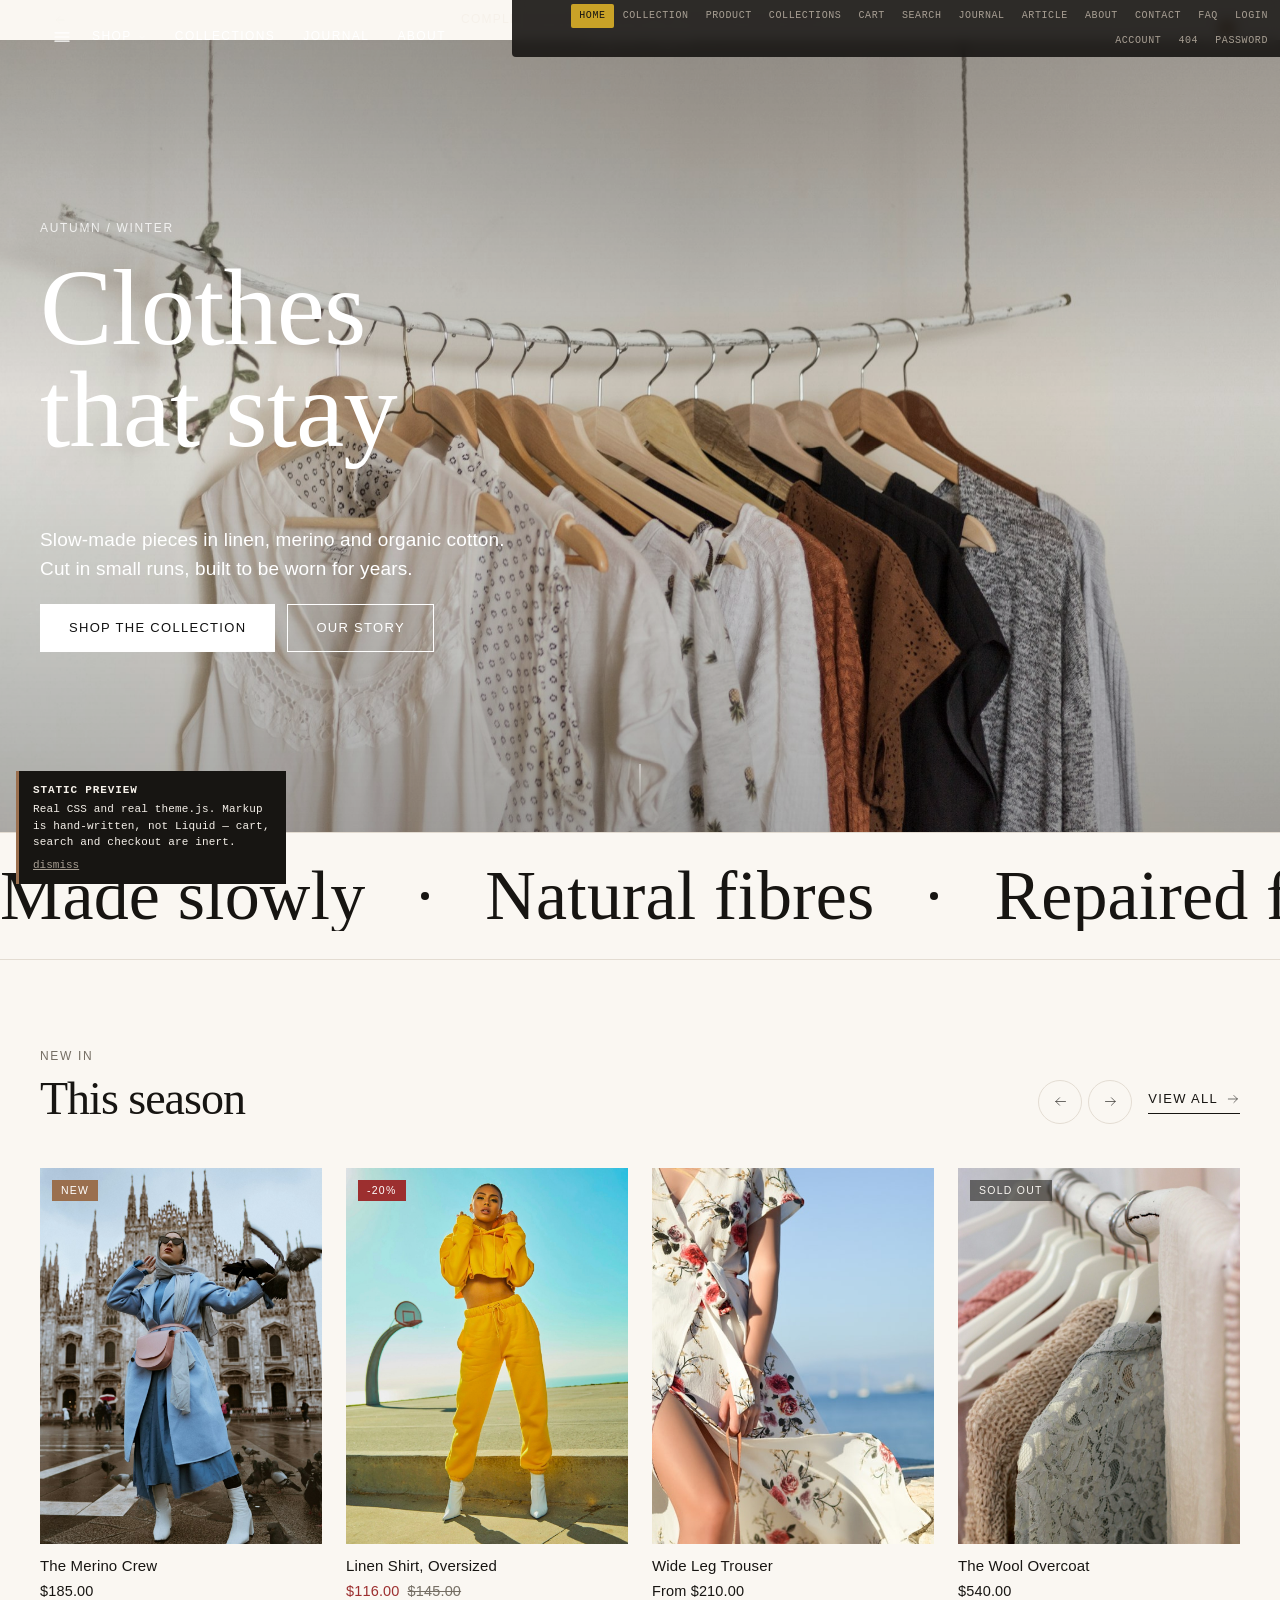
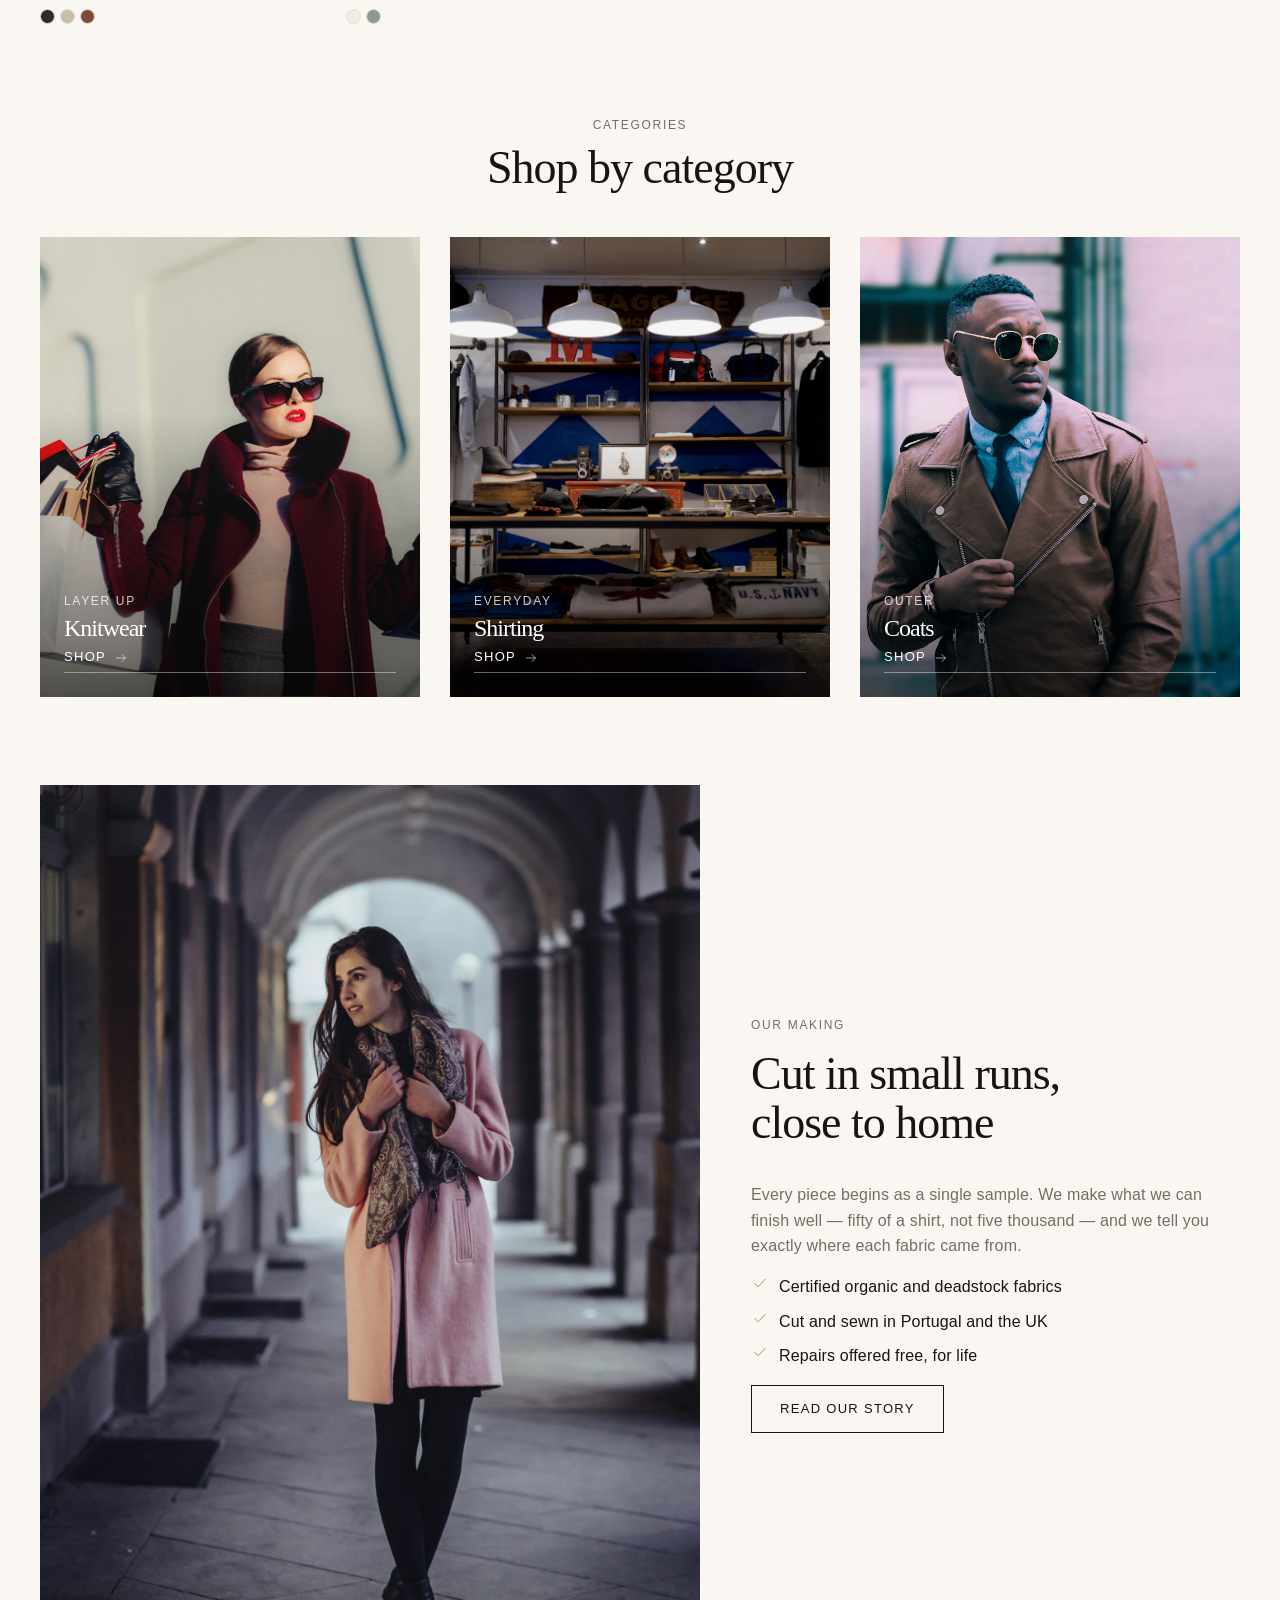
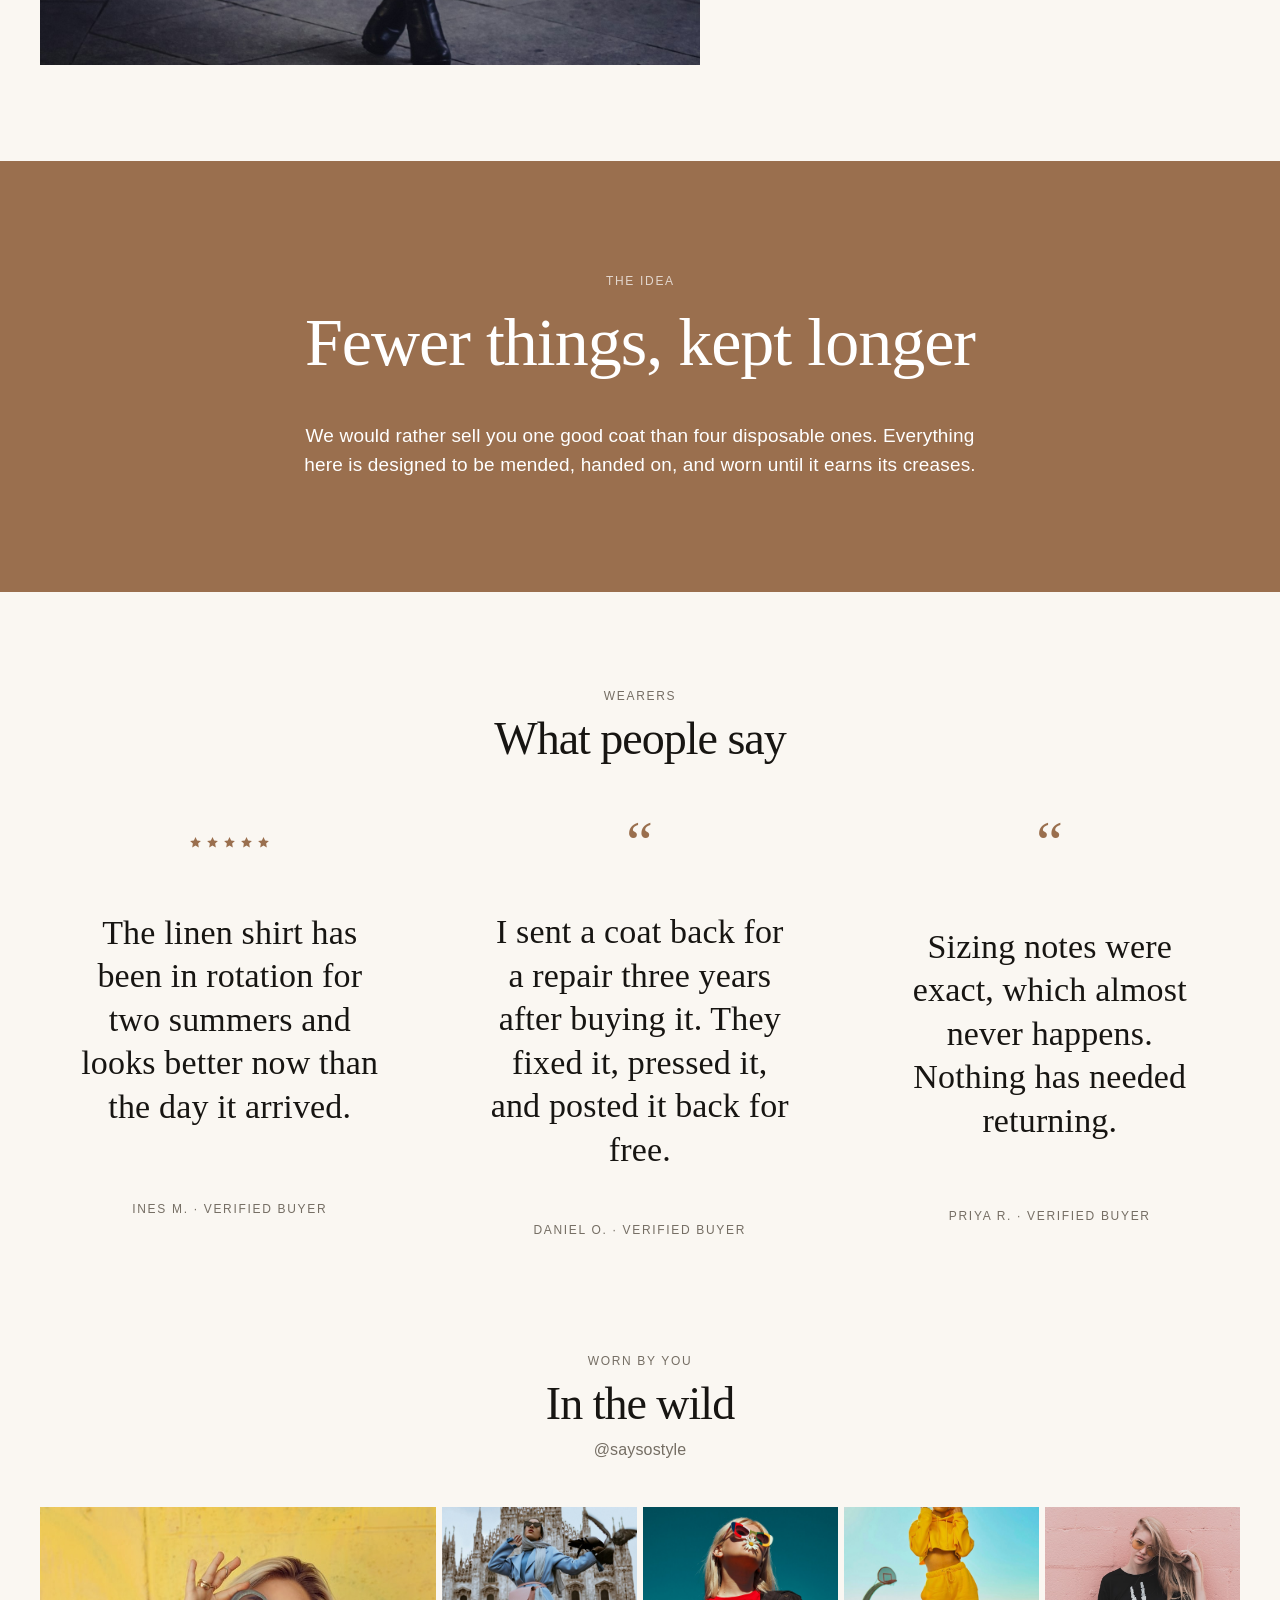
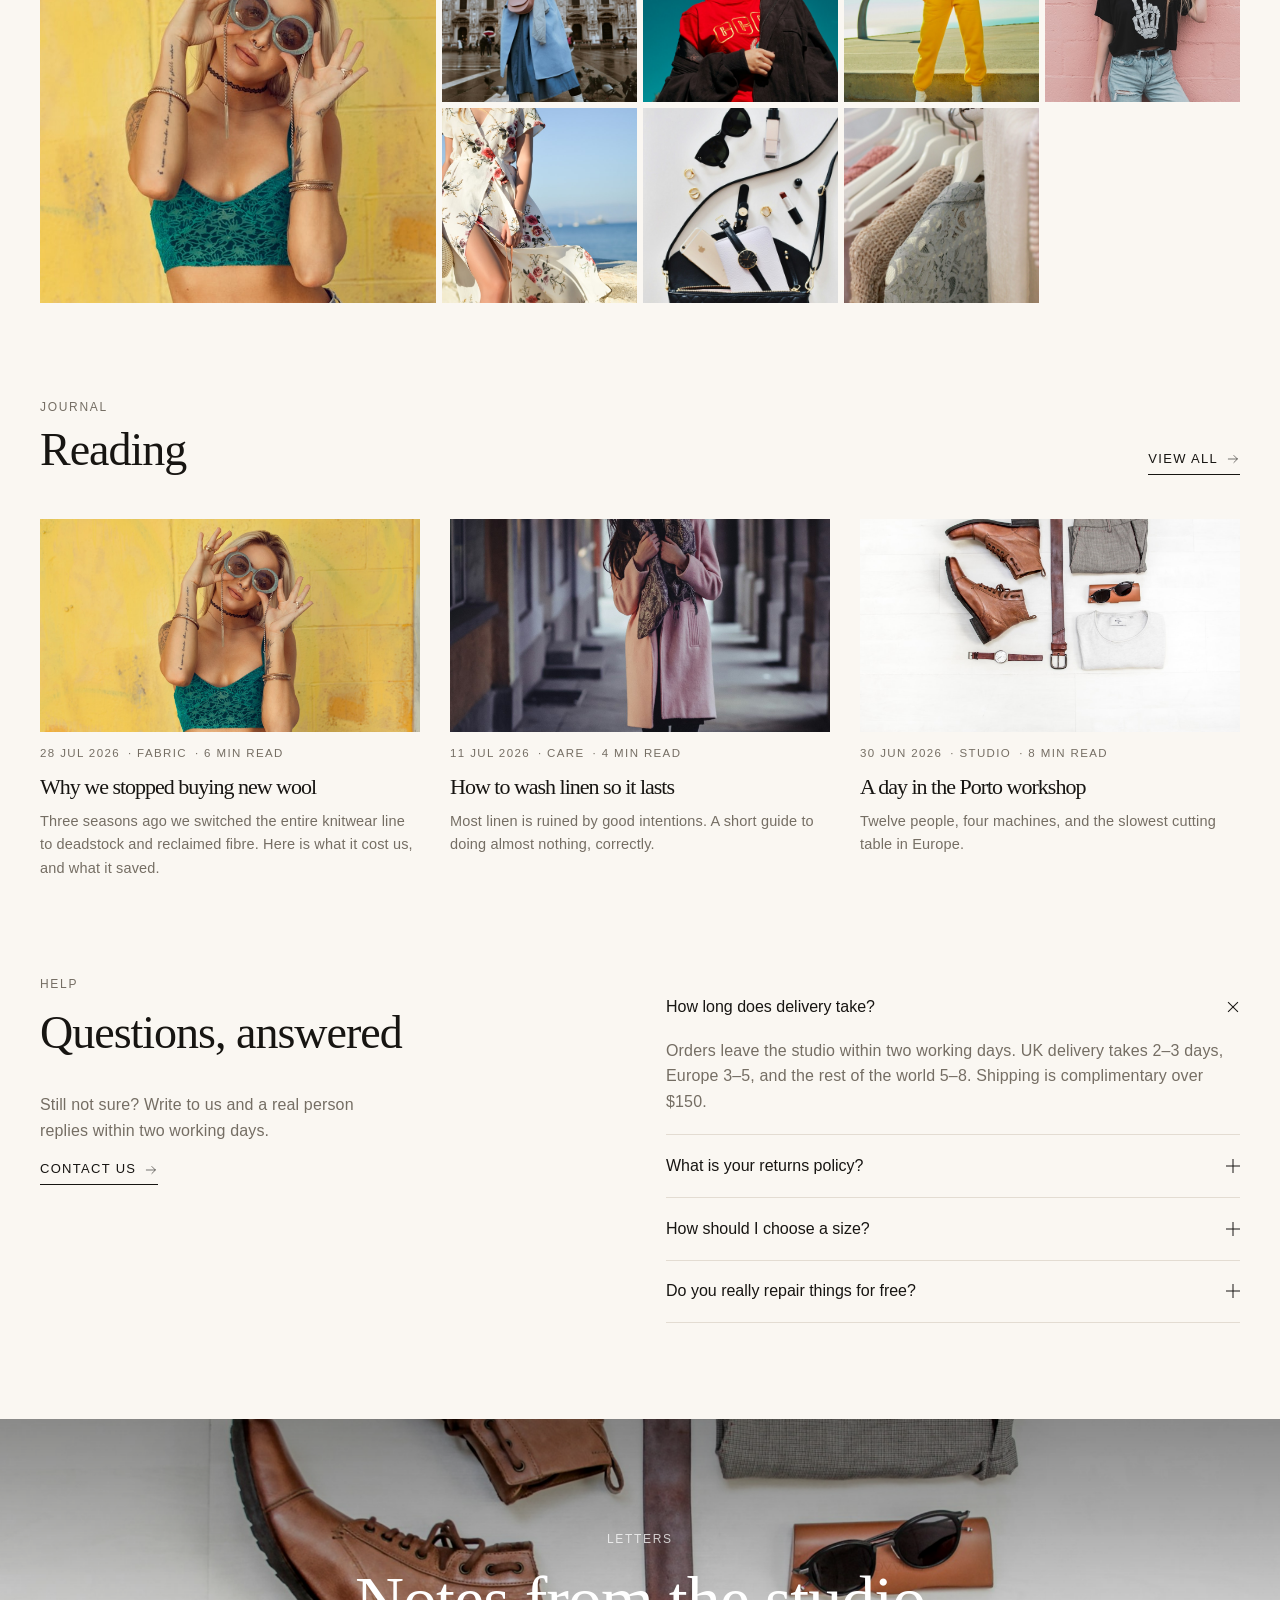
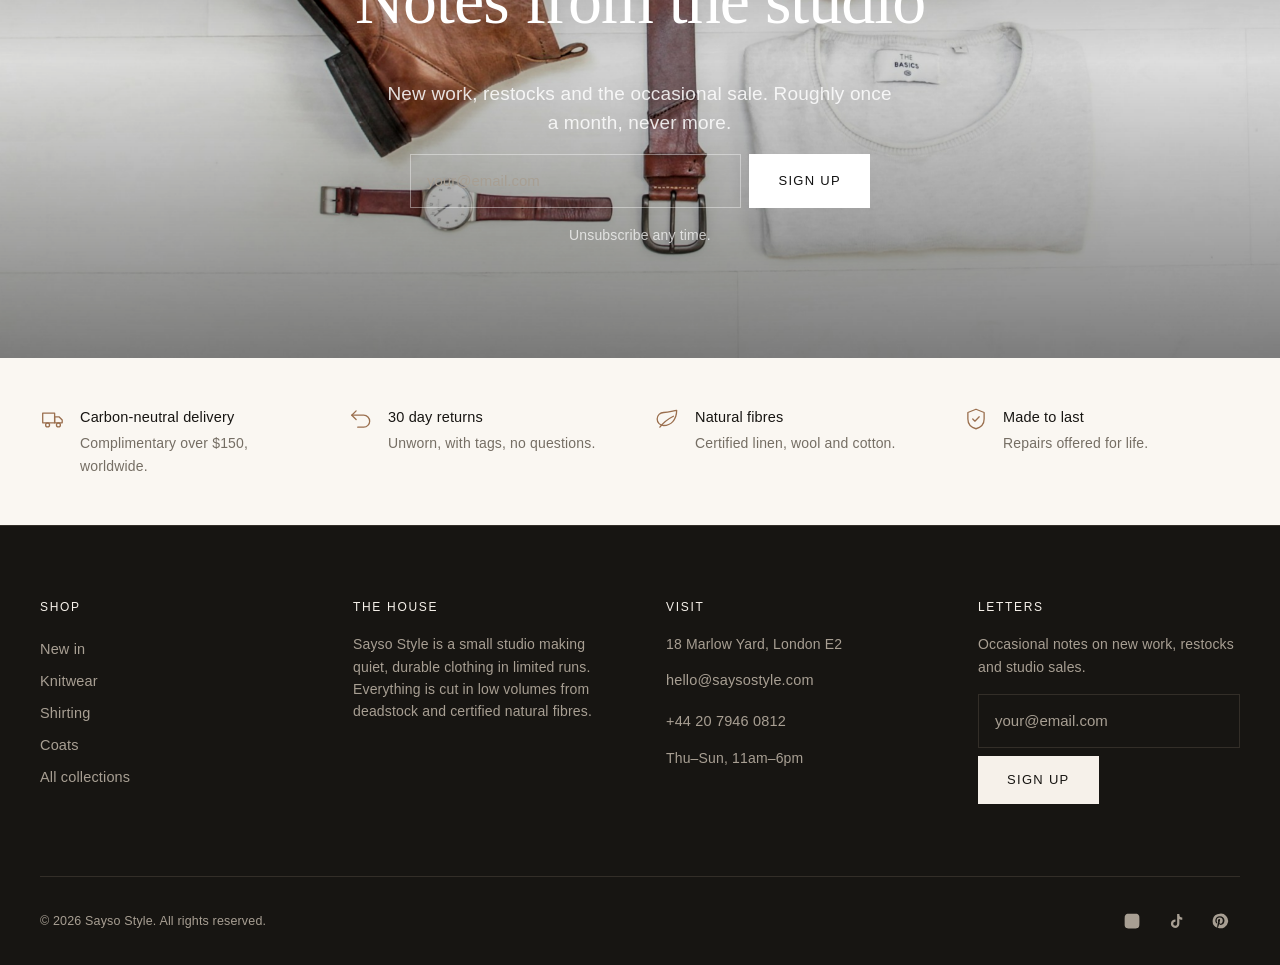
<file: preview/index.html>
<!doctype html>
<html class="no-js" lang="en">
  <head>
    <meta charset="utf-8">
    <meta name="viewport" content="width=device-width,initial-scale=1,viewport-fit=cover">
    <title>Home — Sayso Style preview</title>
    <link rel="stylesheet" href="../assets/base.css">
    <link rel="stylesheet" href="../assets/animations.css">
    <link rel="stylesheet" href="../assets/components.css">
    <link rel="stylesheet" href="preview.css">
  </head>

  <body class="template-index btn-square labels-upper" data-transparent-header>
    <a class="skip-link btn" href="#MainContent">Skip to content</a>

    <main id="MainContent" class="main" tabindex="-1">
      <!-- Hero -->
      <section class="hero hero--lg hero--v-center hero--h-left hero--light-text" style="--overlay: 0.32;">
        <div class="hero__media parallax-media" data-parallax="0.18">
          <img src="../assets/hero-1.jpg" alt="Autumn / Winter" width="2400" height="1600" fetchpriority="high">
        </div>
        <div class="hero__overlay"></div>
        <div class="page-width">
          <div class="hero__inner" data-reveal-group>
            <span class="eyebrow" data-reveal="rise" style="--reveal-delay:0ms;color:currentColor;opacity:.8;">Autumn / Winter</span>
            <h1 class="h0" data-reveal="rise" style="--reveal-delay:90ms;">Clothes that stay</h1>
            <div class="rte text-lg" data-reveal="rise" style="--reveal-delay:180ms;max-width:46ch;">
              <p>Slow-made pieces in linen, merino and organic cotton. Cut in small runs, built to be worn for years.</p>
            </div>
            <div class="hero__buttons" data-reveal="rise" style="--reveal-delay:270ms;">
              <a class="btn" href="collection.html">Shop the collection</a>
              <a class="btn btn--secondary" href="about.html">Our story</a>
            </div>
          </div>
        </div>
        <div class="scroll-cue" aria-hidden="true"><span class="scroll-cue__line"></span></div>
      </section>

      <!-- Marquee -->
      <section class="section--flush scheme-light" style="padding-block:28px;border-block:1px solid var(--c-line);">
        <marquee-element style="--marquee-speed:44s;--marquee-gap:56px;--marquee-hover:paused;">
          <div class="marquee" data-direction="left">
            <div class="marquee__track">
              <span class="marquee-item">Made slowly<span class="marquee-item__dot" aria-hidden="true"></span></span>
              <span class="marquee-item">Natural fibres<span class="marquee-item__dot" aria-hidden="true"></span></span>
              <span class="marquee-item">Repaired for life<span class="marquee-item__dot" aria-hidden="true"></span></span>
              <span class="marquee-item">Small runs only<span class="marquee-item__dot" aria-hidden="true"></span></span>
            </div>
          </div>
        </marquee-element>
      </section>

      <!-- Featured collection -->
      <section class="section scheme-light" style="padding-top:88px;padding-bottom:88px;">
        <div class="page-width">
          <div class="section-head" data-reveal="rise">
            <div class="section-head__text">
              <span class="eyebrow">New in</span>
              <h2 class="h2">This season</h2>
            </div>
            <div class="row" style="gap:1.6rem;">
              <div class="carousel__nav">
                <button class="carousel__btn" type="button" data-carousel-prev aria-label="Previous"><svg viewBox="0 0 24 24" fill="none" stroke="currentColor" stroke-linecap="round" stroke-linejoin="round"><path d="M20 12H4.5M10.5 6l-6 6 6 6"/></svg></button>
                <button class="carousel__btn" type="button" data-carousel-next aria-label="Next"><svg viewBox="0 0 24 24" fill="none" stroke="currentColor" stroke-linecap="round" stroke-linejoin="round"><path d="M4 12h15.5M13.5 6l6 6-6 6"/></svg></button>
              </div>
              <a class="link-arrow" href="collection.html">View all<svg viewBox="0 0 24 24" fill="none" stroke="currentColor" stroke-linecap="round" stroke-linejoin="round"><path d="M4 12h15.5M13.5 6l6 6-6 6"/></svg></a>
            </div>
          </div>

          <carousel-element class="carousel">
            <div class="carousel__track" data-carousel-track data-reveal-group>
              <div class="card" data-reveal="rise">
                <a class="card__media media media--portrait zoom-media" href="product.html" tabindex="-1" aria-hidden="true">
                  <img class="card__img" src="../assets/gallery-2.jpg" alt="" loading="lazy" width="900" height="1200">
                  <div class="card__badges"><span class="badge badge--new">New</span></div>
                  <div class="card__quick"><button type="button" class="btn btn--small btn--full">Quick add</button></div>
                </a>
                <div class="card__info">
                  <h3 class="card__title"><a class="card__link" href="product.html">The Merino Crew</a></h3>
                  <div class="price"><span class="price__now">$185.00</span></div>
                  <div class="swatches"><span class="swatch" style="--swatch:#2c2c2c;"></span><span class="swatch" style="--swatch:#c9bda8;"></span><span class="swatch" style="--swatch:#7d4b3a;"></span></div>
                </div>
              </div>
              <div class="card" data-reveal="rise">
                <a class="card__media media media--portrait zoom-media" href="product.html" tabindex="-1" aria-hidden="true">
                  <img class="card__img" src="../assets/gallery-4.jpg" alt="" loading="lazy" width="900" height="1200">
                  <div class="card__badges"><span class="badge badge--sale">-20%</span></div>
                  <div class="card__quick"><button type="button" class="btn btn--small btn--full">Quick add</button></div>
                </a>
                <div class="card__info">
                  <h3 class="card__title"><a class="card__link" href="product.html">Linen Shirt, Oversized</a></h3>
                  <div class="price price--on-sale"><span class="price__now">$116.00</span><s class="price__was">$145.00</s></div>
                  <div class="swatches"><span class="swatch" style="--swatch:#f2ece1;"></span><span class="swatch" style="--swatch:#8d9a8f;"></span></div>
                </div>
              </div>
              <div class="card" data-reveal="rise">
                <a class="card__media media media--portrait zoom-media" href="product.html" tabindex="-1" aria-hidden="true">
                  <img class="card__img" src="../assets/gallery-6.jpg" alt="" loading="lazy" width="900" height="1200">
                  <div class="card__quick"><span class="btn btn--small btn--full">Choose options</span></div>
                </a>
                <div class="card__info">
                  <h3 class="card__title"><a class="card__link" href="product.html">Wide Leg Trouser</a></h3>
                  <div class="price"><span class="price__now">From $210.00</span></div>
                </div>
              </div>
              <div class="card" data-reveal="rise">
                <a class="card__media media media--portrait zoom-media" href="product.html" tabindex="-1" aria-hidden="true">
                  <img class="card__img" src="../assets/gallery-8.jpg" alt="" loading="lazy" width="900" height="1200">
                  <div class="card__badges"><span class="badge badge--soldout">Sold out</span></div>
                </a>
                <div class="card__info">
                  <h3 class="card__title"><a class="card__link" href="product.html">The Wool Overcoat</a></h3>
                  <div class="price"><span class="price__now">$540.00</span></div>
                </div>
              </div>
              <div class="card" data-reveal="rise">
                <a class="card__media media media--portrait zoom-media" href="product.html" tabindex="-1" aria-hidden="true">
                  <img class="card__img" src="../assets/gallery-5.jpg" alt="" loading="lazy" width="900" height="1200">
                  <div class="card__quick"><button type="button" class="btn btn--small btn--full">Quick add</button></div>
                </a>
                <div class="card__info">
                  <h3 class="card__title"><a class="card__link" href="product.html">Cotton Twill Cap</a></h3>
                  <div class="price"><span class="price__now">$65.00</span></div>
                </div>
              </div>
            </div>
          </carousel-element>
        </div>
      </section>

      <!-- Collection tiles -->
      <section class="section scheme-light" style="padding-top:0;padding-bottom:88px;">
        <div class="page-width">
          <div class="section-head section-head--center" data-reveal="rise">
            <div class="section-head__text"><span class="eyebrow">Categories</span><h2>Shop by category</h2></div>
          </div>
          <div class="grid grid--3" data-reveal-group>
            <a class="tile tile--tall" href="collection.html" data-reveal="rise">
              <span class="tile__media"><img src="../assets/collection-1.jpg" alt="Knitwear" loading="lazy" width="1400" height="1800"></span>
              <span class="eyebrow" style="color:rgba(255,255,255,.78);">Layer up</span>
              <h3 class="tile__title">Knitwear</h3>
              <span class="link-arrow" style="border-bottom-color:rgba(255,255,255,.4);align-self:start;">Shop<svg viewBox="0 0 24 24" fill="none" stroke="currentColor" stroke-linecap="round" stroke-linejoin="round"><path d="M4 12h15.5M13.5 6l6 6-6 6"/></svg></span>
            </a>
            <a class="tile tile--tall" href="collection.html" data-reveal="rise">
              <span class="tile__media"><img src="../assets/collection-2.jpg" alt="Shirting" loading="lazy" width="1400" height="1800"></span>
              <span class="eyebrow" style="color:rgba(255,255,255,.78);">Everyday</span>
              <h3 class="tile__title">Shirting</h3>
              <span class="link-arrow" style="border-bottom-color:rgba(255,255,255,.4);align-self:start;">Shop<svg viewBox="0 0 24 24" fill="none" stroke="currentColor" stroke-linecap="round" stroke-linejoin="round"><path d="M4 12h15.5M13.5 6l6 6-6 6"/></svg></span>
            </a>
            <a class="tile tile--tall" href="collection.html" data-reveal="rise">
              <span class="tile__media"><img src="../assets/collection-3.jpg" alt="Coats" loading="lazy" width="1400" height="1800"></span>
              <span class="eyebrow" style="color:rgba(255,255,255,.78);">Outer</span>
              <h3 class="tile__title">Coats</h3>
              <span class="link-arrow" style="border-bottom-color:rgba(255,255,255,.4);align-self:start;">Shop<svg viewBox="0 0 24 24" fill="none" stroke="currentColor" stroke-linecap="round" stroke-linejoin="round"><path d="M4 12h15.5M13.5 6l6 6-6 6"/></svg></span>
            </a>
          </div>
        </div>
      </section>

      <!-- Image with text -->
      <section class="section scheme-light" style="padding-top:0;padding-bottom:96px;">
        <div class="page-width">
          <div class="split split--wide-media">
            <div class="split__media media media--portrait zoom-media" data-reveal="mask">
              <img src="../assets/feature-1.jpg" alt="Our making" loading="lazy" width="1600" height="2000">
            </div>
            <div class="split__content" data-reveal-group>
              <span class="eyebrow" data-reveal="rise">Our making</span>
              <h2 data-reveal="rise">Cut in small runs, close to home</h2>
              <div class="rte text-muted" data-reveal="rise" style="max-width:52ch;">
                <p>Every piece begins as a single sample. We make what we can finish well — fifty of a shirt, not five thousand — and we tell you exactly where each fabric came from.</p>
              </div>
              <ul class="stack" style="gap:.9rem;" data-reveal="rise">
                <li class="row" style="gap:1rem;align-items:flex-start;"><span style="color:var(--c-accent);width:1.8rem;flex-shrink:0;"><svg viewBox="0 0 24 24" fill="none" stroke="currentColor" stroke-linecap="round" stroke-linejoin="round" style="width:1.8rem;"><path d="m5 12.5 4.5 4.5L19 7"/></svg></span><span>Certified organic and deadstock fabrics</span></li>
                <li class="row" style="gap:1rem;align-items:flex-start;"><span style="color:var(--c-accent);width:1.8rem;flex-shrink:0;"><svg viewBox="0 0 24 24" fill="none" stroke="currentColor" stroke-linecap="round" stroke-linejoin="round" style="width:1.8rem;"><path d="m5 12.5 4.5 4.5L19 7"/></svg></span><span>Cut and sewn in Portugal and the UK</span></li>
                <li class="row" style="gap:1rem;align-items:flex-start;"><span style="color:var(--c-accent);width:1.8rem;flex-shrink:0;"><svg viewBox="0 0 24 24" fill="none" stroke="currentColor" stroke-linecap="round" stroke-linejoin="round" style="width:1.8rem;"><path d="m5 12.5 4.5 4.5L19 7"/></svg></span><span>Repairs offered free, for life</span></li>
              </ul>
              <a class="btn btn--secondary" href="about.html" data-reveal="rise">Read our story</a>
            </div>
          </div>
        </div>
      </section>

      <!-- Accent band -->
      <section class="section scheme-accent" style="padding-top:112px;padding-bottom:112px;">
        <div class="page-width page-width--narrow text-center">
          <div class="stack" style="gap:1.6rem;align-items:center;" data-reveal-group>
            <span class="eyebrow" data-reveal="rise">The idea</span>
            <h2 class="h1" data-reveal="rise">Fewer things, kept longer</h2>
            <div class="rte text-lg" data-reveal="rise"><p>We would rather sell you one good coat than four disposable ones. Everything here is designed to be mended, handed on, and worn until it earns its creases.</p></div>
          </div>
        </div>
      </section>

      <!-- Testimonials -->
      <section class="section scheme-light" style="padding-top:96px;padding-bottom:96px;">
        <div class="page-width">
          <div class="section-head section-head--center" data-reveal="rise">
            <div class="section-head__text"><span class="eyebrow">Wearers</span><h2>What people say</h2></div>
          </div>
          <div class="grid grid--3" data-reveal-group>
            <figure class="quote" data-reveal="rise">
              <div class="stars" role="img" aria-label="5 out of 5 stars">
                <svg viewBox="0 0 24 24"><path d="m12 3.5 2.6 5.6 6 .8-4.4 4.2 1.1 6.1-5.3-3-5.3 3 1.1-6.1L3.4 9.9l6-.8L12 3.5Z"/></svg>
                <svg viewBox="0 0 24 24"><path d="m12 3.5 2.6 5.6 6 .8-4.4 4.2 1.1 6.1-5.3-3-5.3 3 1.1-6.1L3.4 9.9l6-.8L12 3.5Z"/></svg>
                <svg viewBox="0 0 24 24"><path d="m12 3.5 2.6 5.6 6 .8-4.4 4.2 1.1 6.1-5.3-3-5.3 3 1.1-6.1L3.4 9.9l6-.8L12 3.5Z"/></svg>
                <svg viewBox="0 0 24 24"><path d="m12 3.5 2.6 5.6 6 .8-4.4 4.2 1.1 6.1-5.3-3-5.3 3 1.1-6.1L3.4 9.9l6-.8L12 3.5Z"/></svg>
                <svg viewBox="0 0 24 24"><path d="m12 3.5 2.6 5.6 6 .8-4.4 4.2 1.1 6.1-5.3-3-5.3 3 1.1-6.1L3.4 9.9l6-.8L12 3.5Z"/></svg>
              </div>
              <blockquote class="quote__text">The linen shirt has been in rotation for two summers and looks better now than the day it arrived.</blockquote>
              <figcaption class="stack" style="gap:.8rem;align-items:center;"><span class="quote__author">Ines M. · Verified buyer</span></figcaption>
            </figure>
            <figure class="quote" data-reveal="rise">
              <span class="quote__mark" aria-hidden="true">&ldquo;</span>
              <blockquote class="quote__text">I sent a coat back for a repair three years after buying it. They fixed it, pressed it, and posted it back for free.</blockquote>
              <figcaption class="stack" style="gap:.8rem;align-items:center;"><span class="quote__author">Daniel O. · Verified buyer</span></figcaption>
            </figure>
            <figure class="quote" data-reveal="rise">
              <span class="quote__mark" aria-hidden="true">&ldquo;</span>
              <blockquote class="quote__text">Sizing notes were exact, which almost never happens. Nothing has needed returning.</blockquote>
              <figcaption class="stack" style="gap:.8rem;align-items:center;"><span class="quote__author">Priya R. · Verified buyer</span></figcaption>
            </figure>
          </div>
        </div>
      </section>

      <!-- Gallery -->
      <section class="section scheme-light" style="padding-top:0;padding-bottom:96px;">
        <div class="page-width">
          <div class="section-head section-head--center" data-reveal="rise">
            <div class="section-head__text"><span class="eyebrow">Worn by you</span><h2>In the wild</h2><p class="text-muted" style="margin-top:.8rem;">@saysostyle</p></div>
          </div>
          <div class="gallery-grid" data-reveal-group>
            <a class="gallery-grid__item" href="product.html" style="grid-column:span 2;grid-row:span 2;" data-reveal="rise"><img src="../assets/gallery-1.jpg" alt="" loading="lazy" width="1000" height="1000"><span class="gallery-grid__badge text-sm">The wool coat</span></a>
            <div class="gallery-grid__item" data-reveal="rise"><img src="../assets/gallery-2.jpg" alt="" loading="lazy" width="1000" height="1000"></div>
            <div class="gallery-grid__item" data-reveal="rise"><img src="../assets/gallery-3.jpg" alt="" loading="lazy" width="1000" height="1000"></div>
            <div class="gallery-grid__item" data-reveal="rise"><img src="../assets/gallery-4.jpg" alt="" loading="lazy" width="1000" height="1000"></div>
            <div class="gallery-grid__item" data-reveal="rise"><img src="../assets/gallery-5.jpg" alt="" loading="lazy" width="1000" height="1000"></div>
            <div class="gallery-grid__item" data-reveal="rise"><img src="../assets/gallery-6.jpg" alt="" loading="lazy" width="1000" height="1000"></div>
            <div class="gallery-grid__item" data-reveal="rise"><img src="../assets/gallery-7.jpg" alt="" loading="lazy" width="1000" height="1000"></div>
            <div class="gallery-grid__item" data-reveal="rise"><img src="../assets/gallery-8.jpg" alt="" loading="lazy" width="1000" height="1000"></div>
          </div>
        </div>
      </section>

      <!-- Journal -->
      <section class="section scheme-light" style="padding-top:0;padding-bottom:96px;">
        <div class="page-width">
          <div class="section-head" data-reveal="rise">
            <div class="section-head__text"><span class="eyebrow">Journal</span><h2>Reading</h2></div>
            <a class="link-arrow" href="blog.html">View all<svg viewBox="0 0 24 24" fill="none" stroke="currentColor" stroke-linecap="round" stroke-linejoin="round"><path d="M4 12h15.5M13.5 6l6 6-6 6"/></svg></a>
          </div>
          <div class="grid grid--3" data-reveal-group>
            <article class="article-card" data-reveal="rise">
              <a class="article-card__media media media--wide zoom-media" href="article.html" tabindex="-1" aria-hidden="true"><img src="../assets/blog-1.jpg" alt="" loading="lazy" width="1200" height="675"></a>
              <div class="article-card__meta"><time datetime="2026-07-28">28 Jul 2026</time><span>· Fabric</span><span>· 6 min read</span></div>
              <h3 class="article-card__title"><a href="article.html" class="hover-line">Why we stopped buying new wool</a></h3>
              <p class="article-card__excerpt">Three seasons ago we switched the entire knitwear line to deadstock and reclaimed fibre. Here is what it cost us, and what it saved.</p>
            </article>
            <article class="article-card" data-reveal="rise">
              <a class="article-card__media media media--wide zoom-media" href="article.html" tabindex="-1" aria-hidden="true"><img src="../assets/blog-2.jpg" alt="" loading="lazy" width="1200" height="675"></a>
              <div class="article-card__meta"><time datetime="2026-07-11">11 Jul 2026</time><span>· Care</span><span>· 4 min read</span></div>
              <h3 class="article-card__title"><a href="article.html" class="hover-line">How to wash linen so it lasts</a></h3>
              <p class="article-card__excerpt">Most linen is ruined by good intentions. A short guide to doing almost nothing, correctly.</p>
            </article>
            <article class="article-card" data-reveal="rise">
              <a class="article-card__media media media--wide zoom-media" href="article.html" tabindex="-1" aria-hidden="true"><img src="../assets/blog-3.jpg" alt="" loading="lazy" width="1200" height="675"></a>
              <div class="article-card__meta"><time datetime="2026-06-30">30 Jun 2026</time><span>· Studio</span><span>· 8 min read</span></div>
              <h3 class="article-card__title"><a href="article.html" class="hover-line">A day in the Porto workshop</a></h3>
              <p class="article-card__excerpt">Twelve people, four machines, and the slowest cutting table in Europe.</p>
            </article>
          </div>
        </div>
      </section>

      <!-- FAQ -->
      <section class="section scheme-light" style="padding-top:0;padding-bottom:96px;">
        <div class="page-width">
          <div class="split" style="align-items:start;">
            <div class="split__content" style="position:sticky;top:calc(var(--header-height) + 3rem);" data-reveal="rise">
              <span class="eyebrow">Help</span>
              <h2>Questions, answered</h2>
              <div class="rte text-muted" style="max-width:40ch;"><p>Still not sure? Write to us and a real person replies within two working days.</p></div>
              <a class="link-arrow" href="contact.html">Contact us<svg viewBox="0 0 24 24" fill="none" stroke="currentColor" stroke-linecap="round" stroke-linejoin="round"><path d="M4 12h15.5M13.5 6l6 6-6 6"/></svg></a>
            </div>
            <accordion-element data-single="true" data-reveal-group>
              <div class="accordion is-open" data-reveal="rise">
                <button class="accordion__summary" type="button" aria-expanded="true"><span>How long does delivery take?</span><span class="accordion__icon" aria-hidden="true"></span></button>
                <div class="accordion__panel"><div><div class="accordion__content rte"><p>Orders leave the studio within two working days. UK delivery takes 2–3 days, Europe 3–5, and the rest of the world 5–8. Shipping is complimentary over $150.</p></div></div></div>
              </div>
              <div class="accordion" data-reveal="rise">
                <button class="accordion__summary" type="button" aria-expanded="false"><span>What is your returns policy?</span><span class="accordion__icon" aria-hidden="true"></span></button>
                <div class="accordion__panel"><div><div class="accordion__content rte"><p>Thirty days from delivery, unworn and with tags attached. Post it back with the enclosed label and we refund within five working days.</p></div></div></div>
              </div>
              <div class="accordion" data-reveal="rise">
                <button class="accordion__summary" type="button" aria-expanded="false"><span>How should I choose a size?</span><span class="accordion__icon" aria-hidden="true"></span></button>
                <div class="accordion__panel"><div><div class="accordion__content rte"><p>Every product page lists exact garment measurements and the height and size of the model. Size down in knitwear, up in outerwear.</p></div></div></div>
              </div>
              <div class="accordion" data-reveal="rise">
                <button class="accordion__summary" type="button" aria-expanded="false"><span>Do you really repair things for free?</span><span class="accordion__icon" aria-hidden="true"></span></button>
                <div class="accordion__panel"><div><div class="accordion__content rte"><p>Yes. Seams, buttons, zips, moth holes — for as long as you own it. We only ask that you cover postage to us.</p></div></div></div>
              </div>
            </accordion-element>
          </div>
        </div>
      </section>

      <!-- Newsletter -->
      <section class="section scheme-dark" style="padding-top:112px;padding-bottom:112px;position:relative;isolation:isolate;color:#fff;">
        <div class="hero__media parallax-media" data-parallax="0.12"><img src="../assets/newsletter-bg.jpg" alt="" loading="lazy" width="2400" height="1600"></div>
        <div class="hero__overlay" style="--overlay:.5;"></div>
        <div class="page-width page-width--narrow text-center">
          <div class="stack" style="align-items:center;gap:1.6rem;" data-reveal-group>
            <span class="eyebrow" data-reveal="rise" style="color:currentColor;opacity:.75;">Letters</span>
            <h2 class="h1" data-reveal="rise">Notes from the studio</h2>
            <div class="rte text-lg" data-reveal="rise" style="max-width:48ch;opacity:.85;"><p>New work, restocks and the occasional sale. Roughly once a month, never more.</p></div>
            <div data-reveal="rise" style="width:100%;display:flex;justify-content:center;">
              <form class="newsletter-form" onsubmit="return false;">
                <label class="visually-hidden" for="NL">Email address</label>
                <input id="NL" class="input" type="email" placeholder="your@email.com" style="border-color:rgba(255,255,255,.4);color:#fff;">
                <button class="btn" type="submit" style="--btn-bg:#fff;--btn-fg:#111;--btn-border:#fff;">Sign up</button>
              </form>
            </div>
            <p class="text-sm" style="opacity:.7;" data-reveal="fade">Unsubscribe any time.</p>
          </div>
        </div>
      </section>
    </main>

    <script src="preview-chrome.js" defer></script>
    <script src="../assets/theme.js" defer></script>
  </body>
</html>
</file>
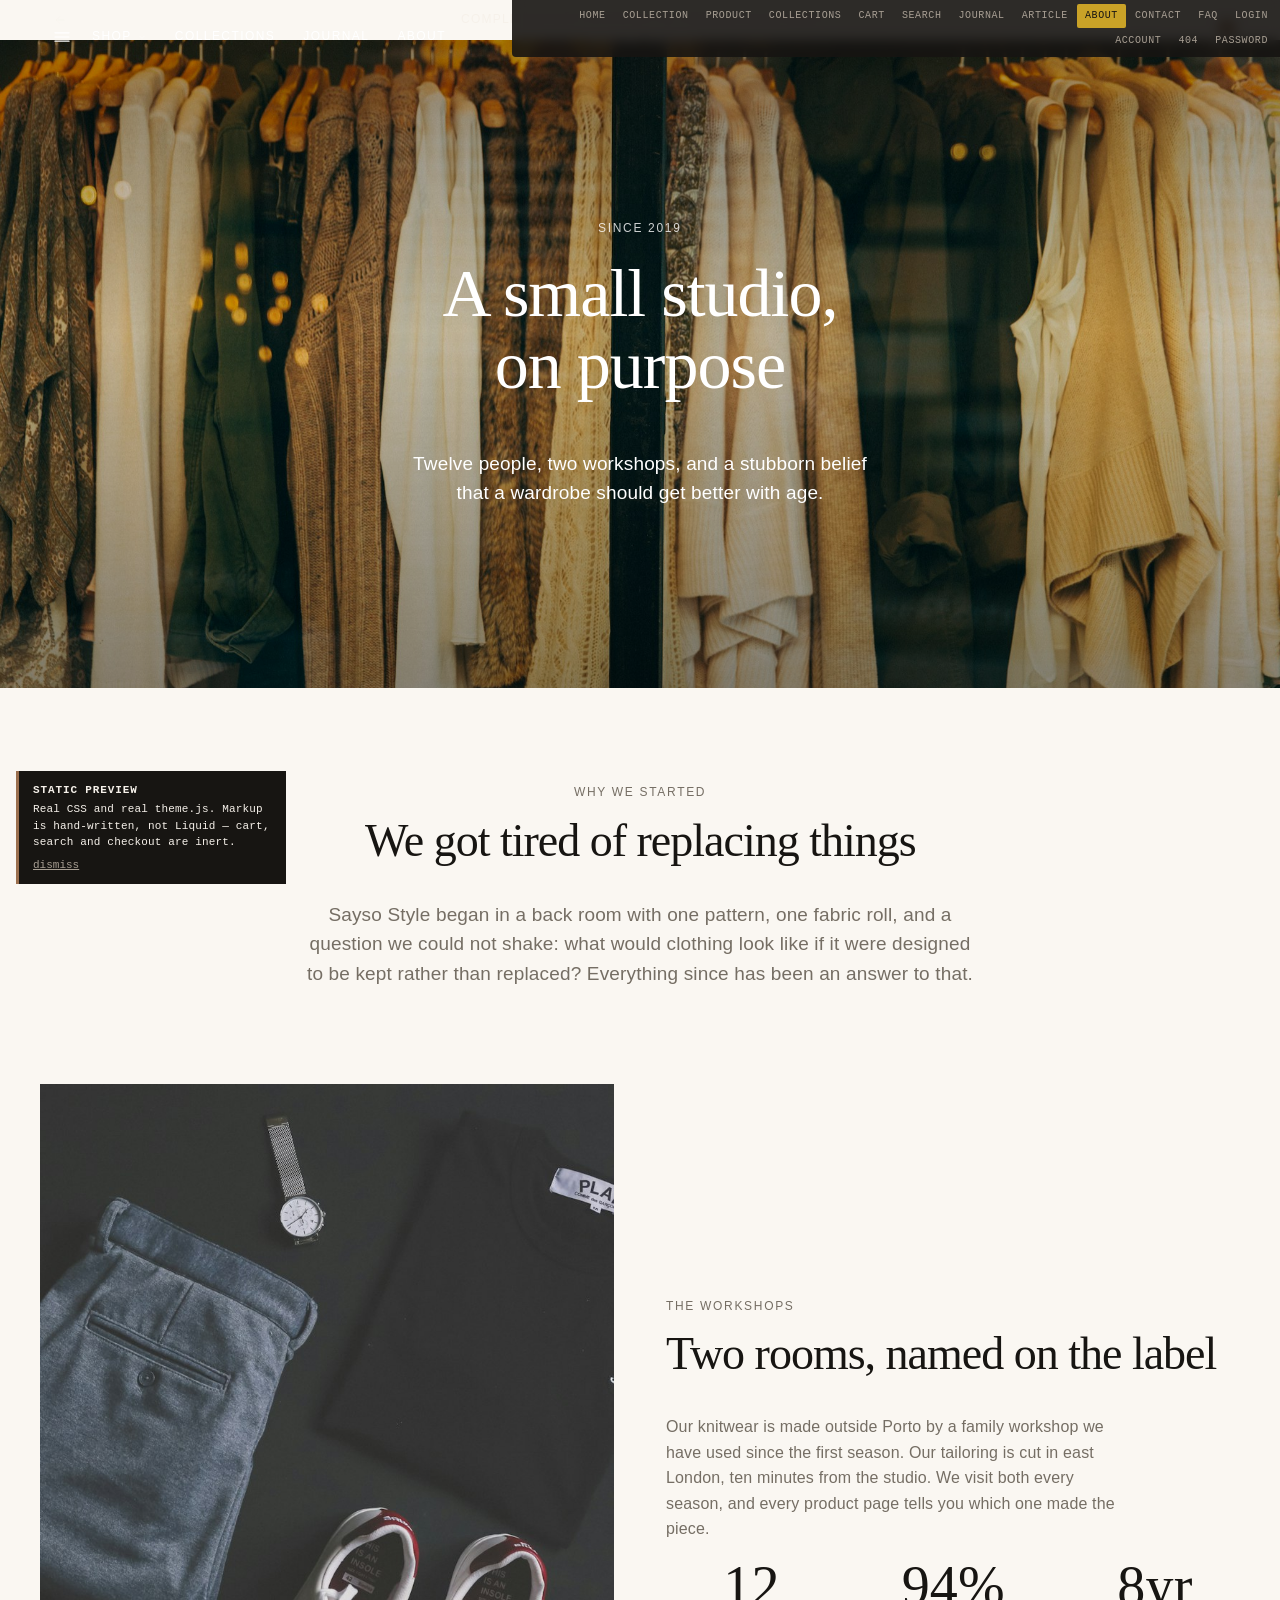
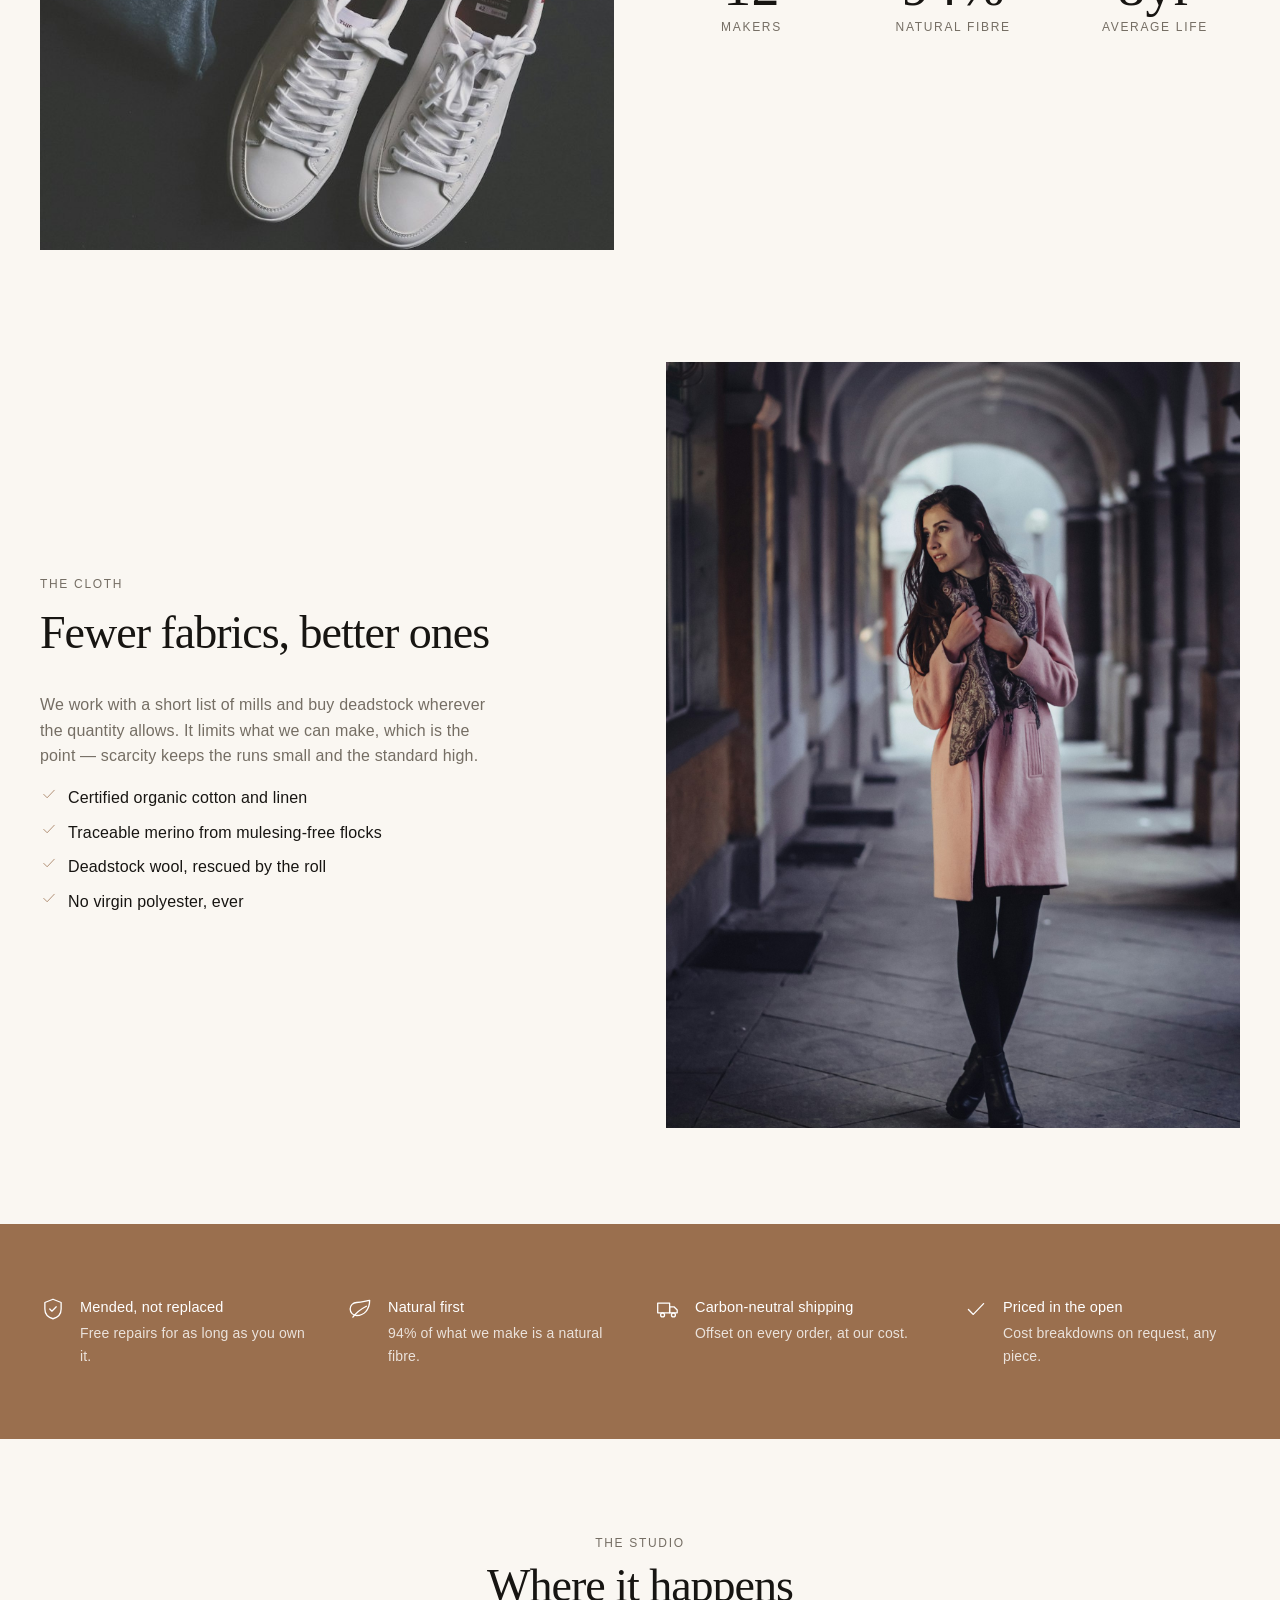
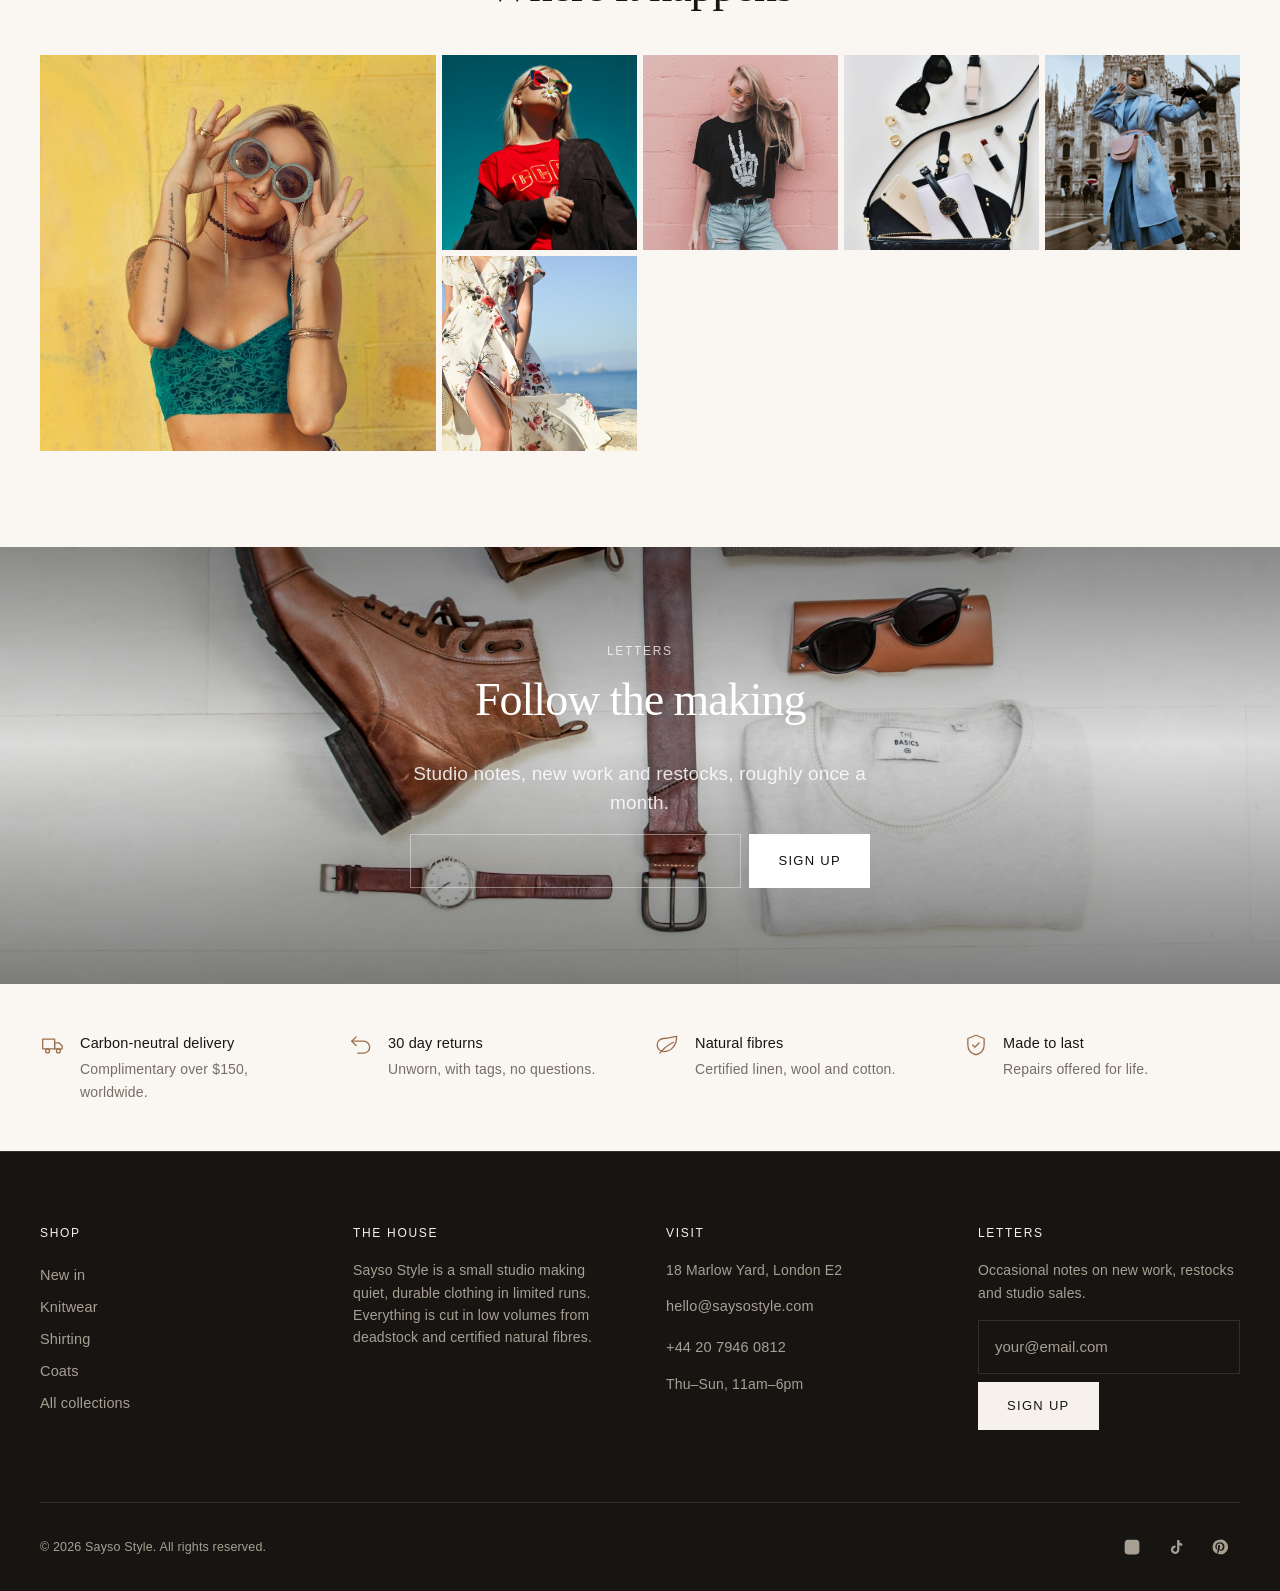
<file: preview/about.html>
<!doctype html>
<html class="no-js" lang="en">
  <head>
    <meta charset="utf-8">
    <meta name="viewport" content="width=device-width,initial-scale=1,viewport-fit=cover">
    <title>About — Sayso Style preview</title>
    <link rel="stylesheet" href="../assets/base.css">
    <link rel="stylesheet" href="../assets/animations.css">
    <link rel="stylesheet" href="../assets/components.css">
    <link rel="stylesheet" href="preview.css">
  </head>

  <body class="template-page btn-square labels-upper" data-transparent-header>
    <a class="skip-link btn" href="#MainContent">Skip to content</a>

    <main id="MainContent" class="main" tabindex="-1">
      <!-- Hero -->
      <section class="hero hero--md hero--v-center hero--h-center hero--light-text" style="--overlay:.38;">
        <div class="hero__media parallax-media" data-parallax="0.18">
          <img src="../assets/hero-2.jpg" alt="Since 2019" width="2400" height="1600" fetchpriority="high">
        </div>
        <div class="hero__overlay"></div>
        <div class="page-width">
          <div class="hero__inner" data-reveal-group>
            <span class="eyebrow" data-reveal="rise" style="color:currentColor;opacity:.8;">Since 2019</span>
            <h1 class="h1" data-reveal="rise">A small studio, on purpose</h1>
            <div class="rte text-lg" data-reveal="rise" style="max-width:46ch;">
              <p>Twelve people, two workshops, and a stubborn belief that a wardrobe should get better with age.</p>
            </div>
          </div>
        </div>
      </section>

      <!-- Intro -->
      <section class="section scheme-light" style="padding-top:96px;padding-bottom:40px;">
        <div class="page-width page-width--narrow text-center">
          <div class="stack" style="gap:1.6rem;align-items:center;" data-reveal-group>
            <span class="eyebrow" data-reveal="rise">Why we started</span>
            <h2 class="h2" data-reveal="rise">We got tired of replacing things</h2>
            <div class="rte text-lg text-muted" data-reveal="rise">
              <p>Sayso Style began in a back room with one pattern, one fabric roll, and a question we could not shake: what would clothing look like if it were designed to be kept rather than replaced? Everything since has been an answer to that.</p>
            </div>
          </div>
        </div>
      </section>

      <!-- Makers -->
      <section class="section scheme-light" style="padding-top:56px;padding-bottom:56px;">
        <div class="page-width">
          <div class="split">
            <div class="split__media media media--portrait zoom-media" data-reveal="mask">
              <img src="../assets/feature-2.jpg" alt="The workshops" loading="lazy" width="1600" height="2000">
            </div>
            <div class="split__content" data-reveal-group>
              <span class="eyebrow" data-reveal="rise">The workshops</span>
              <h2 data-reveal="rise">Two rooms, named on the label</h2>
              <div class="rte text-muted" data-reveal="rise" style="max-width:52ch;">
                <p>Our knitwear is made outside Porto by a family workshop we have used since the first season. Our tailoring is cut in east London, ten minutes from the studio. We visit both every season, and every product page tells you which one made the piece.</p>
              </div>
              <div class="grid grid--3" style="width:100%;" data-reveal="rise">
                <div class="stat"><span class="stat__value">12</span><span class="stat__label">Makers</span></div>
                <div class="stat"><span class="stat__value">94%</span><span class="stat__label">Natural fibre</span></div>
                <div class="stat"><span class="stat__value">8yr</span><span class="stat__label">Average life</span></div>
              </div>
            </div>
          </div>
        </div>
      </section>

      <!-- Materials -->
      <section class="section scheme-light" style="padding-top:56px;padding-bottom:96px;">
        <div class="page-width">
          <div class="split split--reverse">
            <div class="split__media media media--portrait zoom-media" data-reveal="mask">
              <img src="../assets/feature-1.jpg" alt="The cloth" loading="lazy" width="1600" height="2000">
            </div>
            <div class="split__content" data-reveal-group>
              <span class="eyebrow" data-reveal="rise">The cloth</span>
              <h2 data-reveal="rise">Fewer fabrics, better ones</h2>
              <div class="rte text-muted" data-reveal="rise" style="max-width:52ch;">
                <p>We work with a short list of mills and buy deadstock wherever the quantity allows. It limits what we can make, which is the point — scarcity keeps the runs small and the standard high.</p>
              </div>
              <ul class="stack" style="gap:.9rem;" data-reveal="rise">
                <li class="row" style="gap:1rem;align-items:flex-start;"><span style="color:var(--c-accent);width:1.8rem;flex-shrink:0;"><svg viewBox="0 0 24 24" fill="none" stroke="currentColor" stroke-linecap="round" stroke-linejoin="round" style="width:1.8rem;"><path d="m5 12.5 4.5 4.5L19 7"/></svg></span><span>Certified organic cotton and linen</span></li>
                <li class="row" style="gap:1rem;align-items:flex-start;"><span style="color:var(--c-accent);width:1.8rem;flex-shrink:0;"><svg viewBox="0 0 24 24" fill="none" stroke="currentColor" stroke-linecap="round" stroke-linejoin="round" style="width:1.8rem;"><path d="m5 12.5 4.5 4.5L19 7"/></svg></span><span>Traceable merino from mulesing-free flocks</span></li>
                <li class="row" style="gap:1rem;align-items:flex-start;"><span style="color:var(--c-accent);width:1.8rem;flex-shrink:0;"><svg viewBox="0 0 24 24" fill="none" stroke="currentColor" stroke-linecap="round" stroke-linejoin="round" style="width:1.8rem;"><path d="m5 12.5 4.5 4.5L19 7"/></svg></span><span>Deadstock wool, rescued by the roll</span></li>
                <li class="row" style="gap:1rem;align-items:flex-start;"><span style="color:var(--c-accent);width:1.8rem;flex-shrink:0;"><svg viewBox="0 0 24 24" fill="none" stroke="currentColor" stroke-linecap="round" stroke-linejoin="round" style="width:1.8rem;"><path d="m5 12.5 4.5 4.5L19 7"/></svg></span><span>No virgin polyester, ever</span></li>
              </ul>
            </div>
          </div>
        </div>
      </section>

      <!-- Promises -->
      <section class="section--flush scheme-accent" style="padding-top:72px;padding-bottom:72px;">
        <div class="page-width">
          <div class="grid grid--4" data-reveal-group>
            <div class="row" style="gap:1.4rem;align-items:flex-start;" data-reveal="rise">
              <span style="flex-shrink:0;width:2.6rem;"><svg viewBox="0 0 24 24" fill="none" stroke="currentColor" stroke-linecap="round" stroke-linejoin="round" style="width:2.6rem;height:2.6rem;stroke-width:1.2;"><path d="M12 3 4.5 6v6c0 4.5 3.2 7.8 7.5 9 4.3-1.2 7.5-4.5 7.5-9V6L12 3Z"/><path d="m9 12 2 2 4-4"/></svg></span>
              <span class="stack" style="gap:.3rem;"><span style="font-size:1.45rem;">Mended, not replaced</span><span class="text-sm" style="opacity:.8;">Free repairs for as long as you own it.</span></span>
            </div>
            <div class="row" style="gap:1.4rem;align-items:flex-start;" data-reveal="rise">
              <span style="flex-shrink:0;width:2.6rem;"><svg viewBox="0 0 24 24" fill="none" stroke="currentColor" stroke-linecap="round" stroke-linejoin="round" style="width:2.6rem;height:2.6rem;stroke-width:1.2;"><path d="M20 4c0 9-5.5 14-12 14a6 6 0 0 1 0-12c4 0 7-1 12-2Z"/><path d="M4.5 19.5C8 15 12 12 17 9.5"/></svg></span>
              <span class="stack" style="gap:.3rem;"><span style="font-size:1.45rem;">Natural first</span><span class="text-sm" style="opacity:.8;">94% of what we make is a natural fibre.</span></span>
            </div>
            <div class="row" style="gap:1.4rem;align-items:flex-start;" data-reveal="rise">
              <span style="flex-shrink:0;width:2.6rem;"><svg viewBox="0 0 24 24" fill="none" stroke="currentColor" stroke-linecap="round" stroke-linejoin="round" style="width:2.6rem;height:2.6rem;stroke-width:1.2;"><path d="M2.5 6.5h11v9h-11z"/><path d="M13.5 10h4l3 3v2.5h-7z"/><circle cx="7" cy="17.5" r="1.8"/><circle cx="17" cy="17.5" r="1.8"/></svg></span>
              <span class="stack" style="gap:.3rem;"><span style="font-size:1.45rem;">Carbon-neutral shipping</span><span class="text-sm" style="opacity:.8;">Offset on every order, at our cost.</span></span>
            </div>
            <div class="row" style="gap:1.4rem;align-items:flex-start;" data-reveal="rise">
              <span style="flex-shrink:0;width:2.6rem;"><svg viewBox="0 0 24 24" fill="none" stroke="currentColor" stroke-linecap="round" stroke-linejoin="round" style="width:2.6rem;height:2.6rem;stroke-width:1.2;"><path d="m5 12.5 4.5 4.5L19 7"/></svg></span>
              <span class="stack" style="gap:.3rem;"><span style="font-size:1.45rem;">Priced in the open</span><span class="text-sm" style="opacity:.8;">Cost breakdowns on request, any piece.</span></span>
            </div>
          </div>
        </div>
      </section>

      <!-- Studio gallery -->
      <section class="section scheme-light" style="padding-top:96px;padding-bottom:96px;">
        <div class="page-width">
          <div class="section-head section-head--center" data-reveal="rise">
            <div class="section-head__text"><span class="eyebrow">The studio</span><h2>Where it happens</h2></div>
          </div>
          <div class="gallery-grid" data-reveal-group>
            <div class="gallery-grid__item" style="grid-column:span 2;grid-row:span 2;" data-reveal="rise"><img src="../assets/gallery-1.jpg" alt="" loading="lazy" width="1000" height="1000"><span class="gallery-grid__badge text-sm">Cutting room</span></div>
            <div class="gallery-grid__item" data-reveal="rise"><img src="../assets/gallery-3.jpg" alt="" loading="lazy" width="1000" height="1000"></div>
            <div class="gallery-grid__item" data-reveal="rise"><img src="../assets/gallery-5.jpg" alt="" loading="lazy" width="1000" height="1000"></div>
            <div class="gallery-grid__item" data-reveal="rise"><img src="../assets/gallery-7.jpg" alt="" loading="lazy" width="1000" height="1000"></div>
            <div class="gallery-grid__item" data-reveal="rise"><img src="../assets/gallery-2.jpg" alt="" loading="lazy" width="1000" height="1000"></div>
            <div class="gallery-grid__item" data-reveal="rise"><img src="../assets/gallery-6.jpg" alt="" loading="lazy" width="1000" height="1000"></div>
          </div>
        </div>
      </section>

      <!-- Newsletter -->
      <section class="section scheme-dark" style="padding-top:96px;padding-bottom:96px;position:relative;isolation:isolate;color:#fff;">
        <div class="hero__media parallax-media" data-parallax="0.12"><img src="../assets/newsletter-bg.jpg" alt="" loading="lazy" width="2400" height="1600"></div>
        <div class="hero__overlay" style="--overlay:.5;"></div>
        <div class="page-width page-width--narrow text-center">
          <div class="stack" style="align-items:center;gap:1.6rem;" data-reveal-group>
            <span class="eyebrow" data-reveal="rise" style="color:currentColor;opacity:.75;">Letters</span>
            <h2 class="h2" data-reveal="rise">Follow the making</h2>
            <div class="rte text-lg" data-reveal="rise" style="max-width:48ch;opacity:.85;"><p>Studio notes, new work and restocks, roughly once a month.</p></div>
            <div data-reveal="rise" style="width:100%;display:flex;justify-content:center;">
              <form class="newsletter-form" onsubmit="return false;">
                <label class="visually-hidden" for="ANL">Email address</label>
                <input id="ANL" class="input" type="email" placeholder="your@email.com" style="border-color:rgba(255,255,255,.4);color:#fff;">
                <button class="btn" type="submit" style="--btn-bg:#fff;--btn-fg:#111;--btn-border:#fff;">Sign up</button>
              </form>
            </div>
          </div>
        </div>
      </section>
    </main>

    <script src="preview-chrome.js" defer></script>
    <script src="../assets/theme.js" defer></script>
  </body>
</html>
</file>
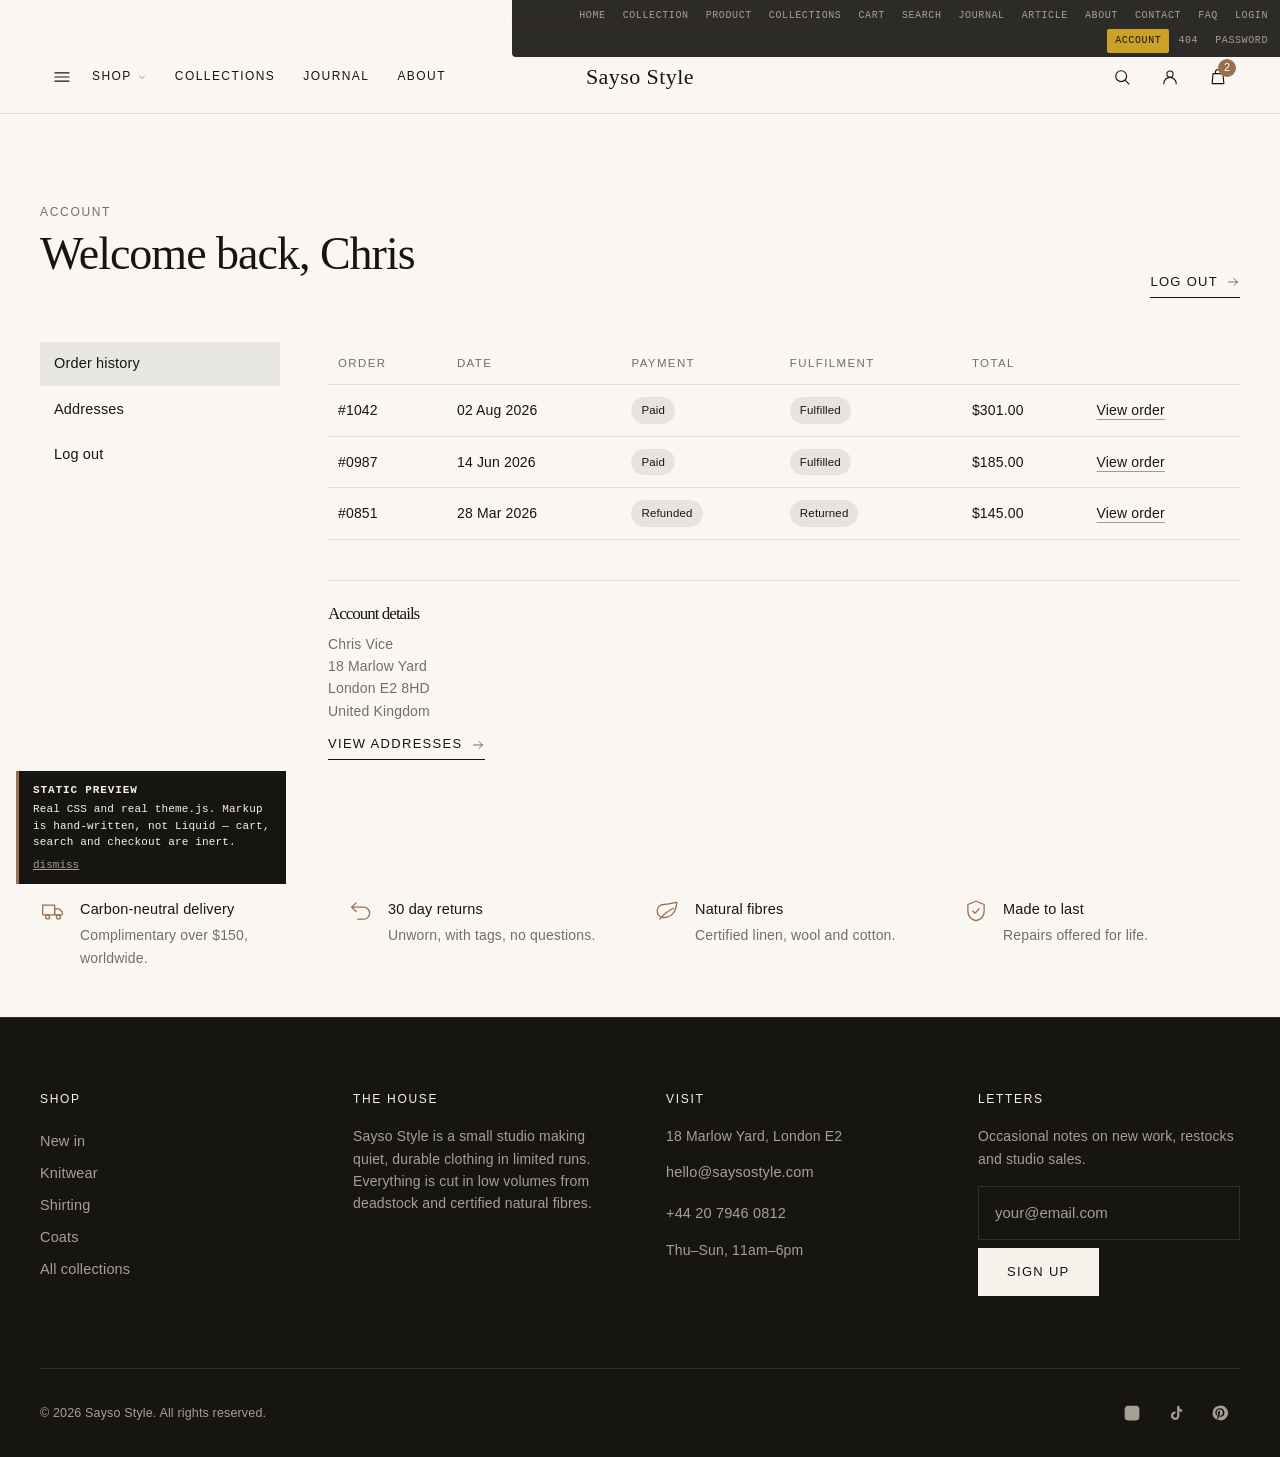
<file: preview/account.html>
<!doctype html>
<html class="no-js" lang="en">
  <head>
    <meta charset="utf-8">
    <meta name="viewport" content="width=device-width,initial-scale=1,viewport-fit=cover">
    <title>Account — Sayso Style preview</title>
    <link rel="stylesheet" href="../assets/base.css">
    <link rel="stylesheet" href="../assets/animations.css">
    <link rel="stylesheet" href="../assets/components.css">
    <link rel="stylesheet" href="preview.css">
  </head>

  <body class="template-customers-account btn-square labels-upper">
    <a class="skip-link btn" href="#MainContent">Skip to content</a>

    <main id="MainContent" class="main" tabindex="-1">
      <section class="section">
        <div class="page-width">
          <div class="section-head">
            <div class="section-head__text">
              <span class="eyebrow">Account</span>
              <h1 class="h2">Welcome back, Chris</h1>
            </div>
            <a class="link-arrow" href="login.html">Log out<svg viewBox="0 0 24 24" fill="none" stroke="currentColor" stroke-linecap="round" stroke-linejoin="round"><path d="M4 12h15.5M13.5 6l6 6-6 6"/></svg></a>
          </div>

          <div class="account-layout">
            <nav class="account-nav" aria-label="Account">
              <a class="is-active" href="account.html">Order history</a>
              <a href="account.html">Addresses</a>
              <a href="login.html">Log out</a>
            </nav>

            <div data-reveal="rise">
              <div style="overflow-x:auto;">
                <table class="order-table">
                  <thead>
                    <tr><th>Order</th><th>Date</th><th>Payment</th><th>Fulfilment</th><th>Total</th><th></th></tr>
                  </thead>
                  <tbody>
                    <tr>
                      <td>#1042</td><td>02 Aug 2026</td>
                      <td><span class="status-pill">Paid</span></td>
                      <td><span class="status-pill">Fulfilled</span></td>
                      <td>$301.00</td>
                      <td><a class="link-underline" href="account.html">View order</a></td>
                    </tr>
                    <tr>
                      <td>#0987</td><td>14 Jun 2026</td>
                      <td><span class="status-pill">Paid</span></td>
                      <td><span class="status-pill">Fulfilled</span></td>
                      <td>$185.00</td>
                      <td><a class="link-underline" href="account.html">View order</a></td>
                    </tr>
                    <tr>
                      <td>#0851</td><td>28 Mar 2026</td>
                      <td><span class="status-pill">Refunded</span></td>
                      <td><span class="status-pill">Returned</span></td>
                      <td>$145.00</td>
                      <td><a class="link-underline" href="account.html">View order</a></td>
                    </tr>
                  </tbody>
                </table>
              </div>

              <div style="margin-top:4rem;padding-top:2.4rem;border-top:1px solid var(--c-line);">
                <h2 class="h5">Account details</h2>
                <div class="rte text-muted text-sm" style="margin-top:1rem;">
                  <p>Chris Vice<br>18 Marlow Yard<br>London E2 8HD<br>United Kingdom</p>
                </div>
                <a class="link-arrow" href="account.html" style="margin-top:1.2rem;">View addresses<svg viewBox="0 0 24 24" fill="none" stroke="currentColor" stroke-linecap="round" stroke-linejoin="round"><path d="M4 12h15.5M13.5 6l6 6-6 6"/></svg></a>
              </div>
            </div>
          </div>
        </div>
      </section>
    </main>

    <script src="preview-chrome.js" defer></script>
    <script src="../assets/theme.js" defer></script>
  </body>
</html>
</file>
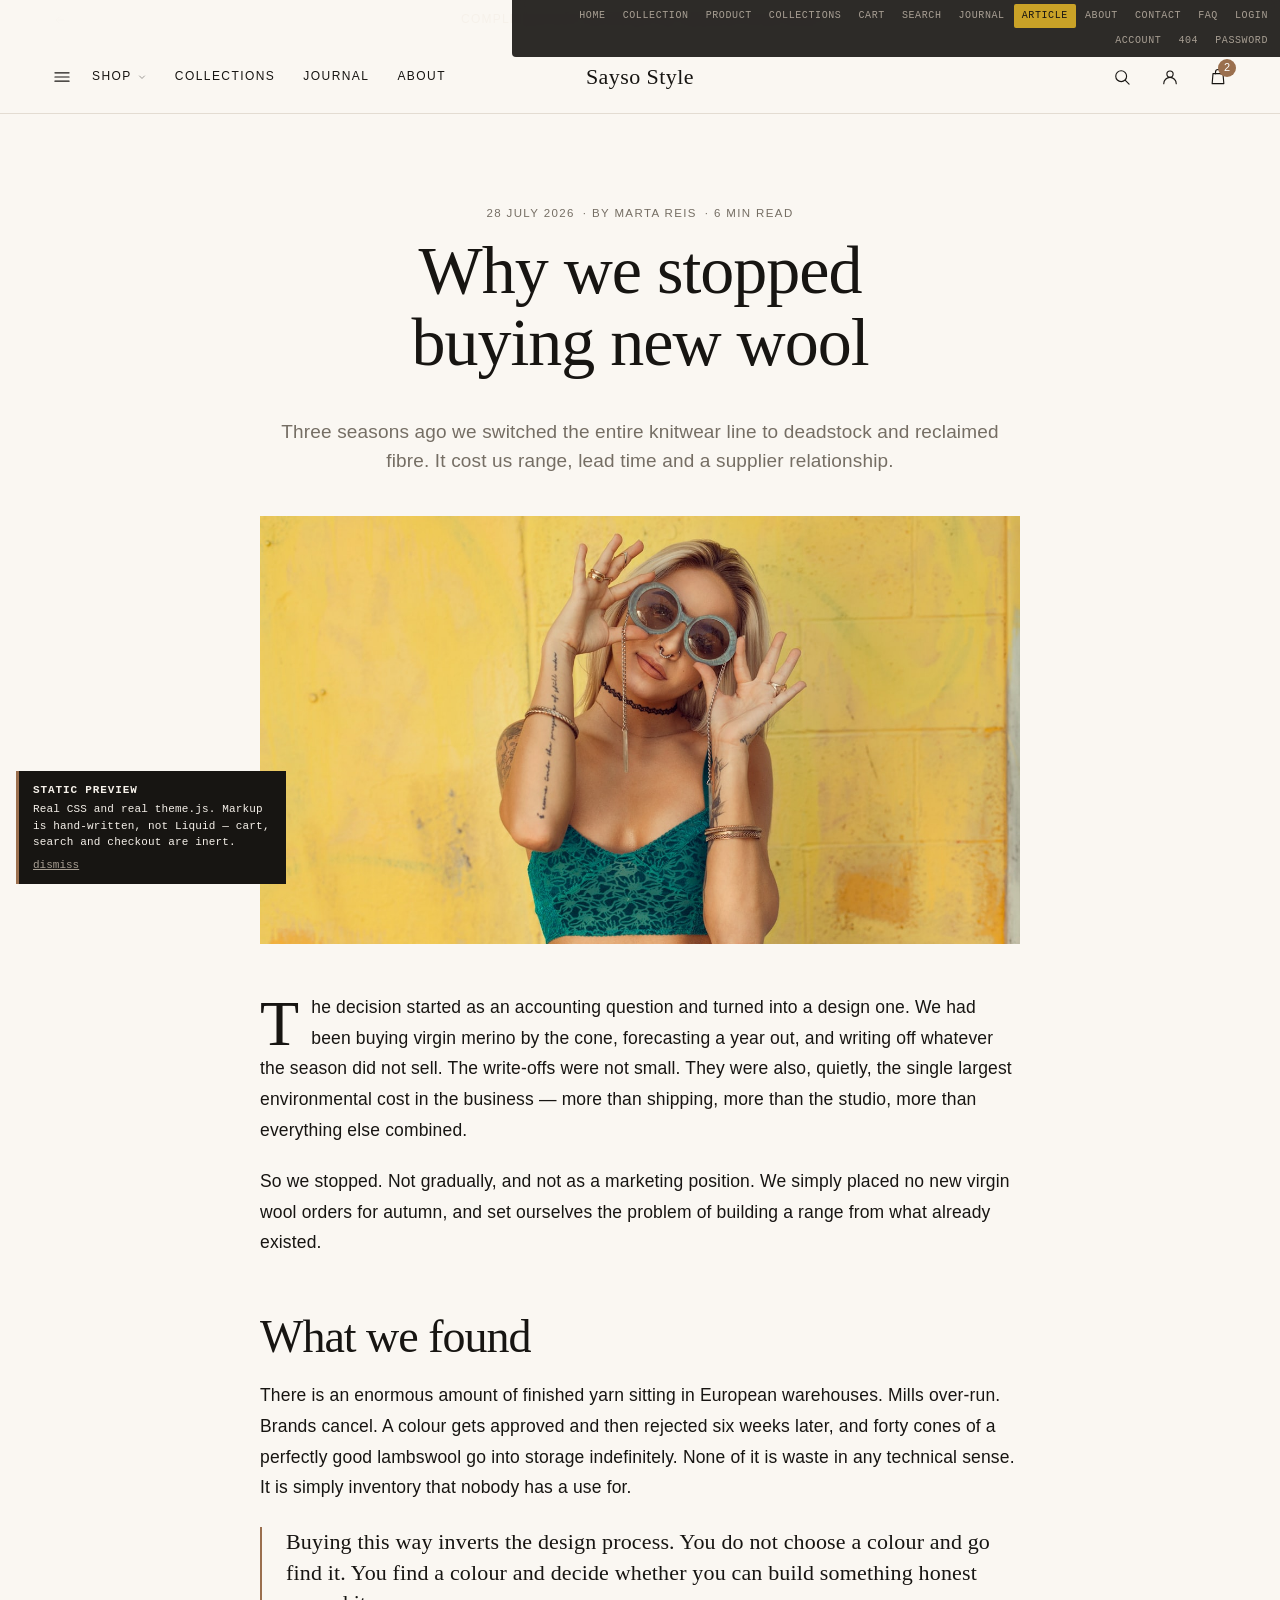
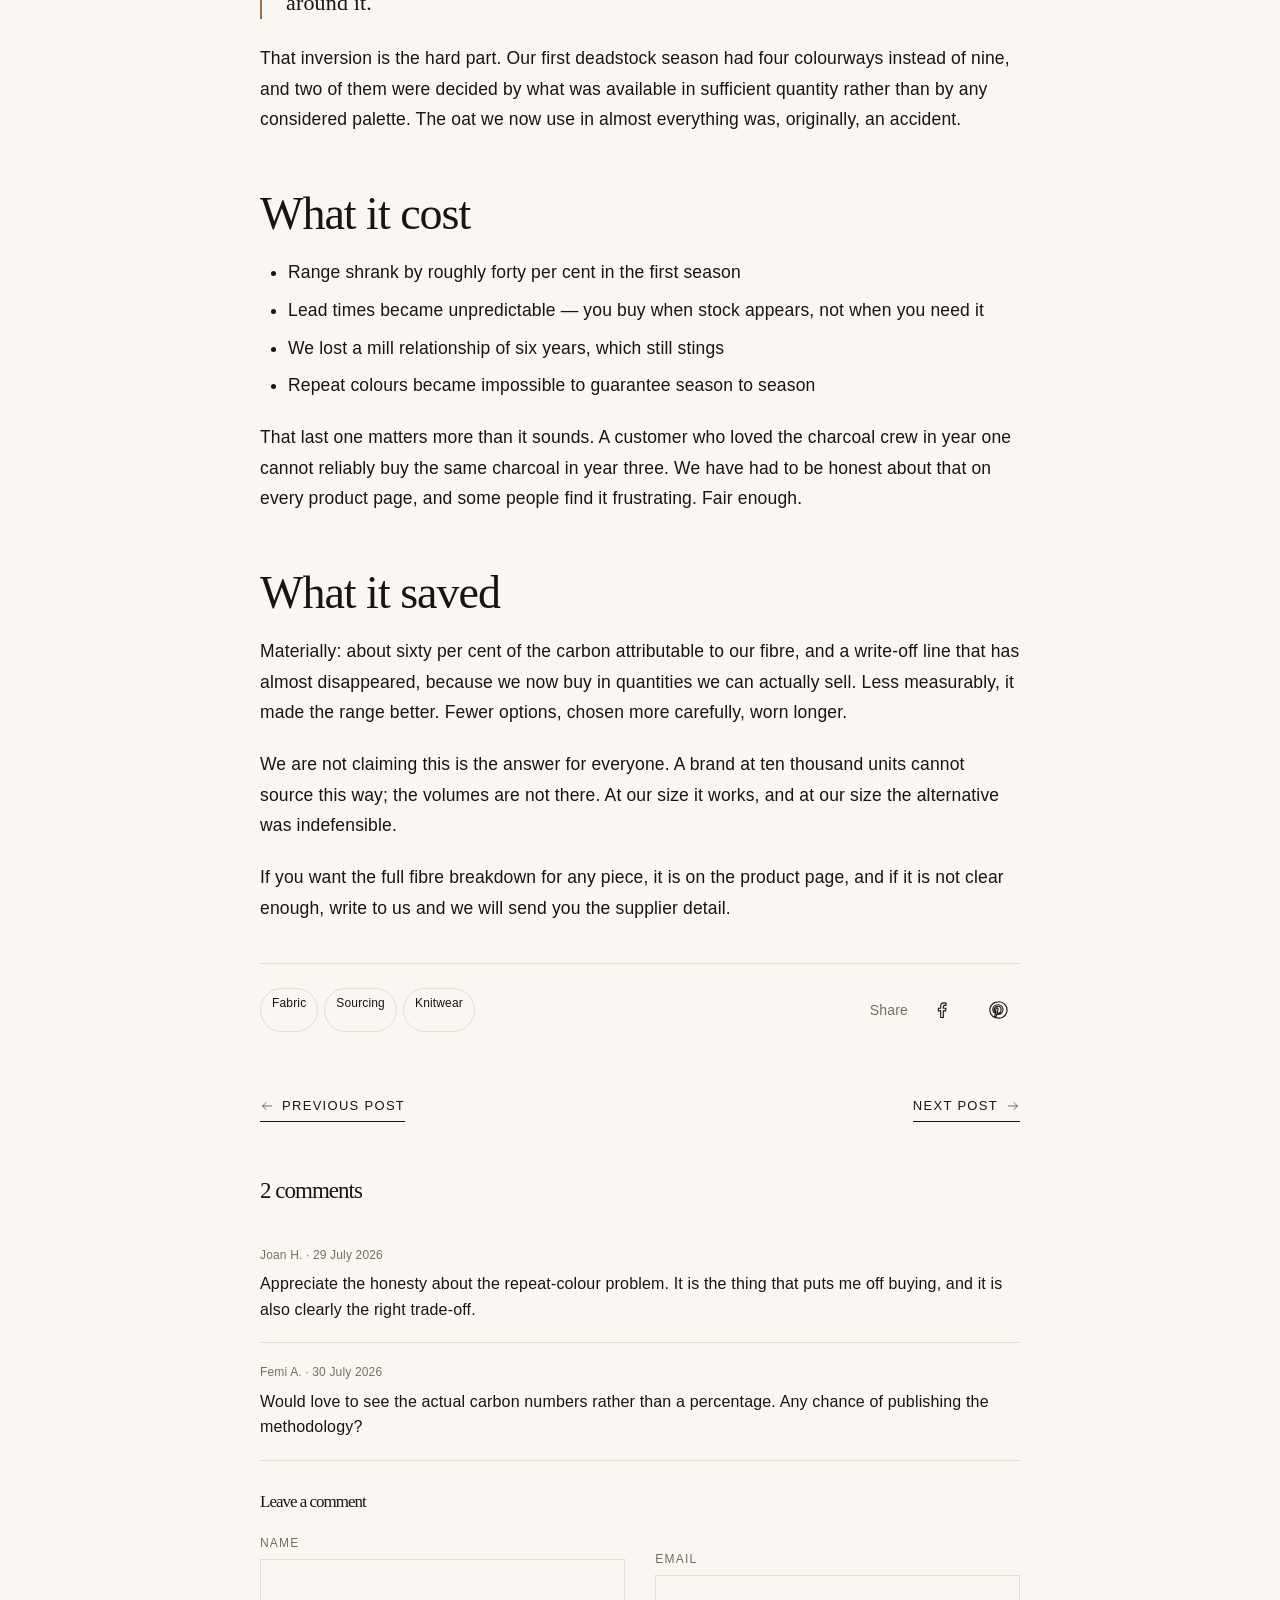
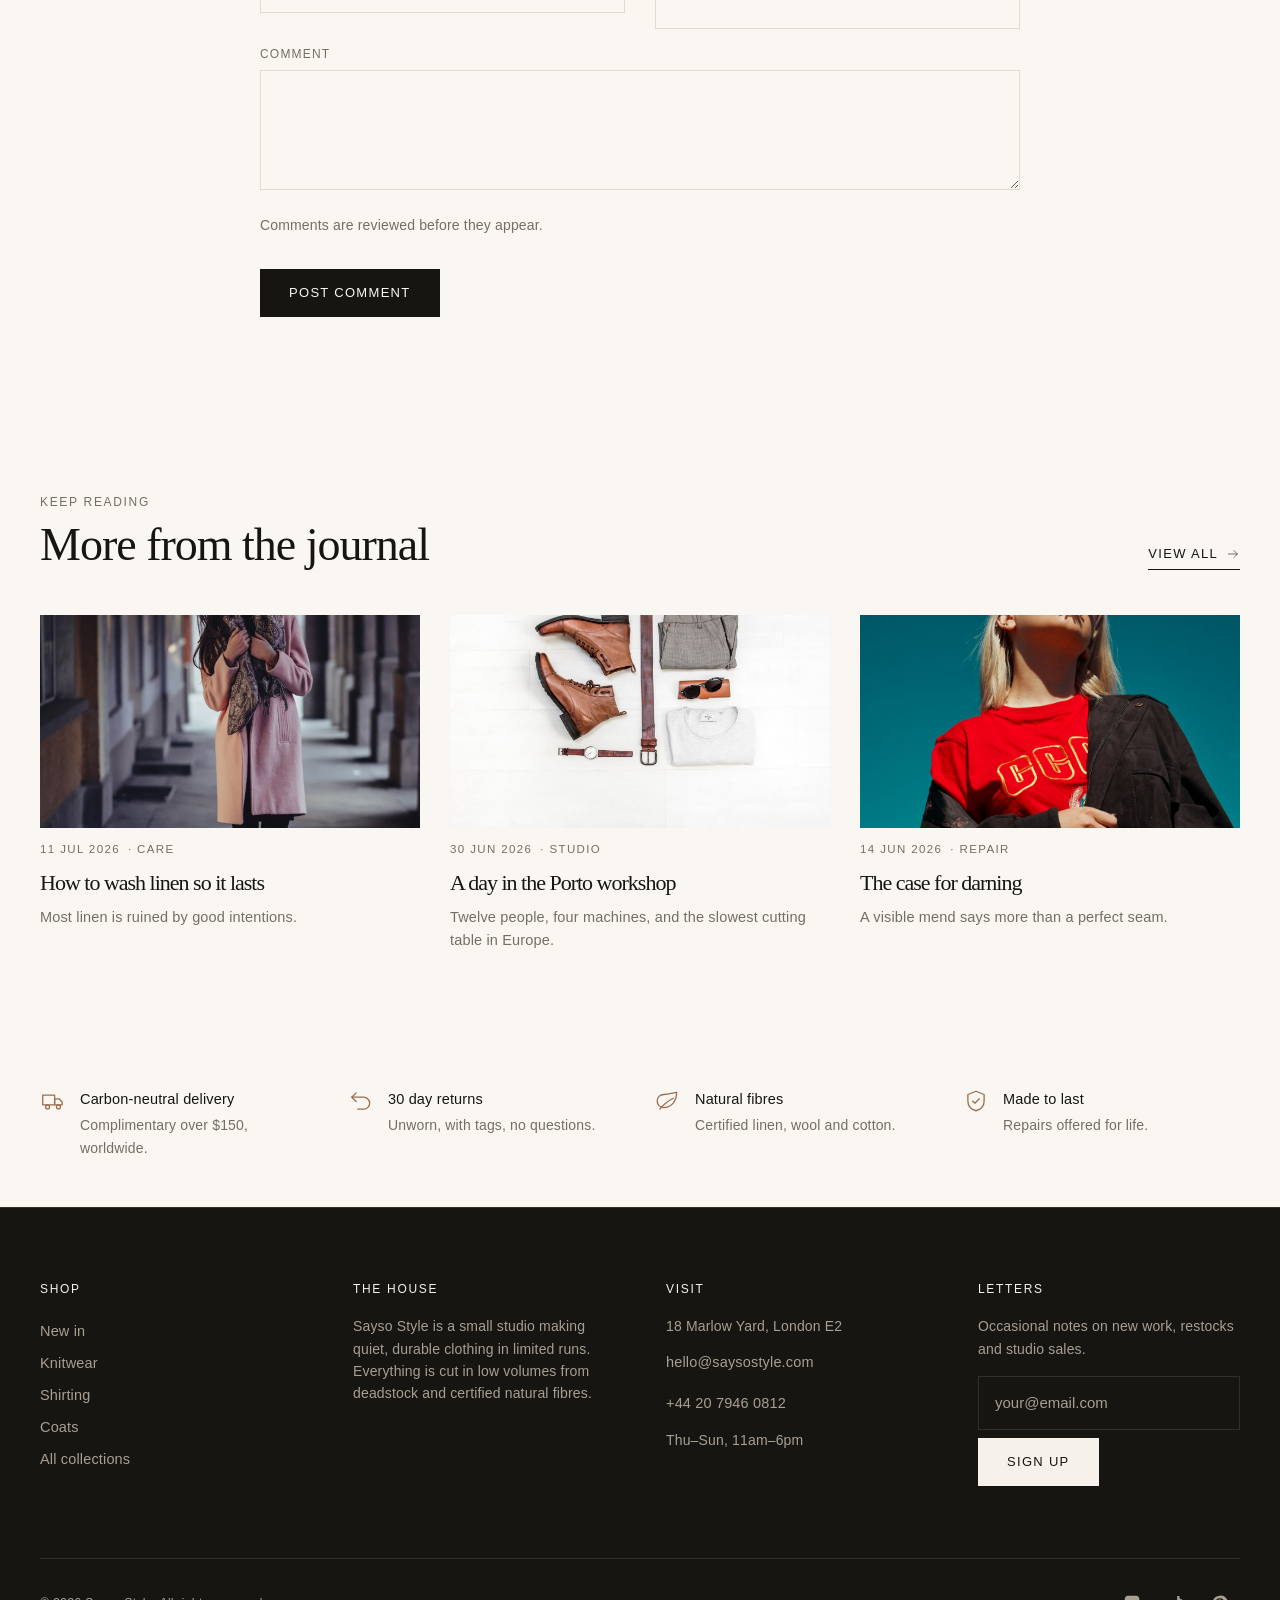
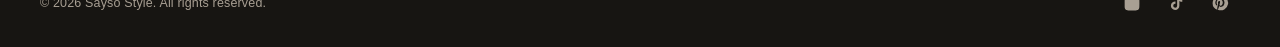
<file: preview/article.html>
<!doctype html>
<html class="no-js" lang="en">
  <head>
    <meta charset="utf-8">
    <meta name="viewport" content="width=device-width,initial-scale=1,viewport-fit=cover">
    <title>Article — Sayso Style preview</title>
    <link rel="stylesheet" href="../assets/base.css">
    <link rel="stylesheet" href="../assets/animations.css">
    <link rel="stylesheet" href="../assets/components.css">
    <link rel="stylesheet" href="preview.css">
  </head>

  <body class="template-article btn-square labels-upper">
    <a class="skip-link btn" href="#MainContent">Skip to content</a>

    <main id="MainContent" class="main" tabindex="-1">
      <section class="section">
        <div class="page-width">
          <article class="article">
            <header class="article__head" data-reveal-group>
              <div class="article-card__meta" style="justify-content:center;" data-reveal="fade">
                <time datetime="2026-07-28">28 July 2026</time>
                <span>· By Marta Reis</span>
                <span>· 6 min read</span>
              </div>
              <h1 data-reveal="rise">Why we stopped buying new wool</h1>
              <p class="text-lg text-muted" data-reveal="rise">Three seasons ago we switched the entire knitwear line to deadstock and reclaimed fibre. It cost us range, lead time and a supplier relationship.</p>
            </header>

            <div class="article__hero media media--wide" data-reveal="mask">
              <img src="../assets/blog-1.jpg" alt="Wool on the cutting table" width="1800" height="1000">
            </div>

            <div class="article__body rte" data-reveal="fade">
              <p>The decision started as an accounting question and turned into a design one. We had been buying virgin merino by the cone, forecasting a year out, and writing off whatever the season did not sell. The write-offs were not small. They were also, quietly, the single largest environmental cost in the business — more than shipping, more than the studio, more than everything else combined.</p>

              <p>So we stopped. Not gradually, and not as a marketing position. We simply placed no new virgin wool orders for autumn, and set ourselves the problem of building a range from what already existed.</p>

              <h2>What we found</h2>

              <p>There is an enormous amount of finished yarn sitting in European warehouses. Mills over-run. Brands cancel. A colour gets approved and then rejected six weeks later, and forty cones of a perfectly good lambswool go into storage indefinitely. None of it is waste in any technical sense. It is simply inventory that nobody has a use for.</p>

              <blockquote>Buying this way inverts the design process. You do not choose a colour and go find it. You find a colour and decide whether you can build something honest around it.</blockquote>

              <p>That inversion is the hard part. Our first deadstock season had four colourways instead of nine, and two of them were decided by what was available in sufficient quantity rather than by any considered palette. The oat we now use in almost everything was, originally, an accident.</p>

              <h2>What it cost</h2>

              <ul>
                <li>Range shrank by roughly forty per cent in the first season</li>
                <li>Lead times became unpredictable — you buy when stock appears, not when you need it</li>
                <li>We lost a mill relationship of six years, which still stings</li>
                <li>Repeat colours became impossible to guarantee season to season</li>
              </ul>

              <p>That last one matters more than it sounds. A customer who loved the charcoal crew in year one cannot reliably buy the same charcoal in year three. We have had to be honest about that on every product page, and some people find it frustrating. Fair enough.</p>

              <h2>What it saved</h2>

              <p>Materially: about sixty per cent of the carbon attributable to our fibre, and a write-off line that has almost disappeared, because we now buy in quantities we can actually sell. Less measurably, it made the range better. Fewer options, chosen more carefully, worn longer.</p>

              <p>We are not claiming this is the answer for everyone. A brand at ten thousand units cannot source this way; the volumes are not there. At our size it works, and at our size the alternative was indefensible.</p>

              <p>If you want the full fibre breakdown for any piece, it is on the product page, and if it is not clear enough, write to us and we will send you the supplier detail.</p>
            </div>

            <footer class="article__foot">
              <div class="tag-list">
                <a class="tag" href="blog.html">Fabric</a>
                <a class="tag" href="blog.html">Sourcing</a>
                <a class="tag" href="blog.html">Knitwear</a>
              </div>
              <div class="row">
                <span class="text-sm text-muted">Share</span>
                <a class="icon-btn" href="#" aria-label="Share on Facebook"><svg viewBox="0 0 24 24" aria-hidden="true"><path d="M13.6 21v-8h2.7l.4-3.1h-3.1V7.9c0-.9.25-1.5 1.55-1.5h1.65V3.6A22 22 0 0 0 14.4 3.5c-2.4 0-4 1.45-4 4.1v2.3H7.7V13h2.7v8h3.2Z"/></svg></a>
                <a class="icon-btn" href="#" aria-label="Pin it"><svg viewBox="0 0 24 24" aria-hidden="true"><path d="M12 2.2a9.8 9.8 0 0 0-3.6 18.9c-.08-.8-.15-2.03.03-2.9.17-.8 1.1-5.05 1.1-5.05s-.28-.56-.28-1.4c0-1.3.76-2.28 1.7-2.28.8 0 1.19.6 1.19 1.33 0 .8-.52 2.02-.78 3.14-.22.94.47 1.7 1.4 1.7 1.67 0 2.96-1.77 2.96-4.32 0-2.26-1.62-3.84-3.94-3.84a4.09 4.09 0 0 0-4.26 4.1c0 .81.31 1.68.7 2.15.08.1.09.18.07.28-.07.3-.24.94-.27 1.07-.04.17-.14.21-.32.13-1.2-.56-1.95-2.3-1.95-3.7 0-3.02 2.19-5.79 6.32-5.79 3.32 0 5.9 2.36 5.9 5.52 0 3.3-2.08 5.95-4.96 5.95-.97 0-1.88-.5-2.19-1.1l-.6 2.28c-.21.83-.79 1.87-1.18 2.5A9.8 9.8 0 1 0 12 2.2Z"/></svg></a>
              </div>
            </footer>

            <nav class="article__foot" style="border-top:0;">
              <a class="link-arrow" href="article.html"><svg viewBox="0 0 24 24" fill="none" stroke="currentColor" stroke-linecap="round" stroke-linejoin="round"><path d="M20 12H4.5M10.5 6l-6 6 6 6"/></svg>Previous post</a>
              <a class="link-arrow" href="article.html">Next post<svg viewBox="0 0 24 24" fill="none" stroke="currentColor" stroke-linecap="round" stroke-linejoin="round"><path d="M4 12h15.5M13.5 6l6 6-6 6"/></svg></a>
            </nav>

            <!-- Comments -->
            <section style="margin-top:5.6rem;">
              <h2 class="h4">2 comments</h2>
              <div style="margin-top:2.4rem;">
                <div class="comment">
                  <p class="comment__meta">Joan H. · 29 July 2026</p>
                  <div class="rte"><p>Appreciate the honesty about the repeat-colour problem. It is the thing that puts me off buying, and it is also clearly the right trade-off.</p></div>
                </div>
                <div class="comment">
                  <p class="comment__meta">Femi A. · 30 July 2026</p>
                  <div class="rte"><p>Would love to see the actual carbon numbers rather than a percentage. Any chance of publishing the methodology?</p></div>
                </div>
              </div>

              <form class="stack" style="margin-top:3.2rem;" onsubmit="return false;">
                <h3 class="h5">Leave a comment</h3>
                <div class="grid grid--2">
                  <div class="field"><label class="field__label" for="CA">Name</label><input id="CA" class="input" type="text"></div>
                  <div class="field"><label class="field__label" for="CE">Email</label><input id="CE" class="input" type="email"></div>
                </div>
                <div class="field"><label class="field__label" for="CB">Comment</label><textarea id="CB" class="textarea"></textarea></div>
                <p class="text-sm text-muted">Comments are reviewed before they appear.</p>
                <button class="btn" type="submit" style="align-self:flex-start;">Post comment</button>
              </form>
            </section>
          </article>
        </div>
      </section>

      <section class="section scheme-light" style="padding-top:88px;padding-bottom:88px;">
        <div class="page-width">
          <div class="section-head" data-reveal="rise">
            <div class="section-head__text"><span class="eyebrow">Keep reading</span><h2>More from the journal</h2></div>
            <a class="link-arrow" href="blog.html">View all<svg viewBox="0 0 24 24" fill="none" stroke="currentColor" stroke-linecap="round" stroke-linejoin="round"><path d="M4 12h15.5M13.5 6l6 6-6 6"/></svg></a>
          </div>
          <div class="grid grid--3" data-reveal-group>
            <article class="article-card" data-reveal="rise">
              <a class="article-card__media media media--wide zoom-media" href="article.html" tabindex="-1" aria-hidden="true"><img src="../assets/blog-2.jpg" alt="" loading="lazy" width="1200" height="675"></a>
              <div class="article-card__meta"><time datetime="2026-07-11">11 Jul 2026</time><span>· Care</span></div>
              <h3 class="article-card__title"><a href="article.html" class="hover-line">How to wash linen so it lasts</a></h3>
              <p class="article-card__excerpt">Most linen is ruined by good intentions.</p>
            </article>
            <article class="article-card" data-reveal="rise">
              <a class="article-card__media media media--wide zoom-media" href="article.html" tabindex="-1" aria-hidden="true"><img src="../assets/blog-3.jpg" alt="" loading="lazy" width="1200" height="675"></a>
              <div class="article-card__meta"><time datetime="2026-06-30">30 Jun 2026</time><span>· Studio</span></div>
              <h3 class="article-card__title"><a href="article.html" class="hover-line">A day in the Porto workshop</a></h3>
              <p class="article-card__excerpt">Twelve people, four machines, and the slowest cutting table in Europe.</p>
            </article>
            <article class="article-card" data-reveal="rise">
              <a class="article-card__media media media--wide zoom-media" href="article.html" tabindex="-1" aria-hidden="true"><img src="../assets/gallery-3.jpg" alt="" loading="lazy" width="1200" height="675"></a>
              <div class="article-card__meta"><time datetime="2026-06-14">14 Jun 2026</time><span>· Repair</span></div>
              <h3 class="article-card__title"><a href="article.html" class="hover-line">The case for darning</a></h3>
              <p class="article-card__excerpt">A visible mend says more than a perfect seam.</p>
            </article>
          </div>
        </div>
      </section>
    </main>

    <script src="preview-chrome.js" defer></script>
    <script src="../assets/theme.js" defer></script>
  </body>
</html>
</file>
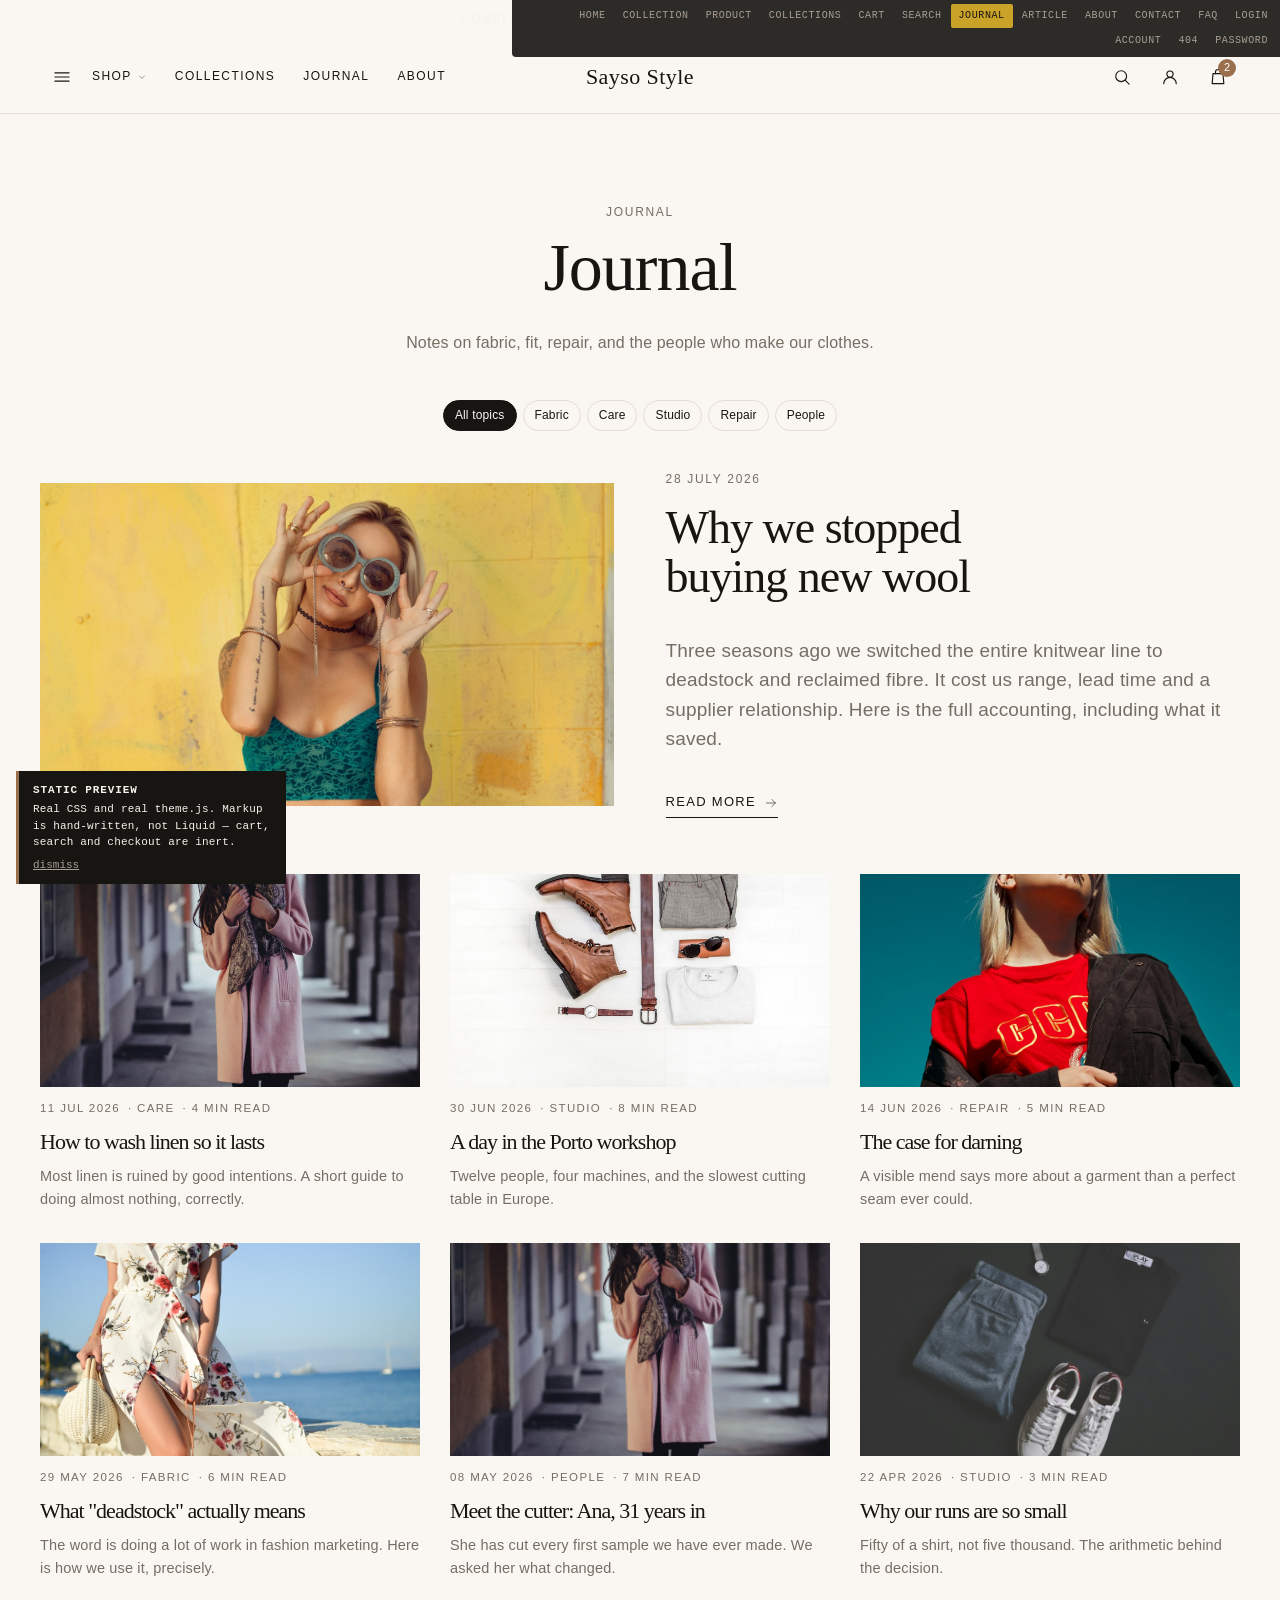
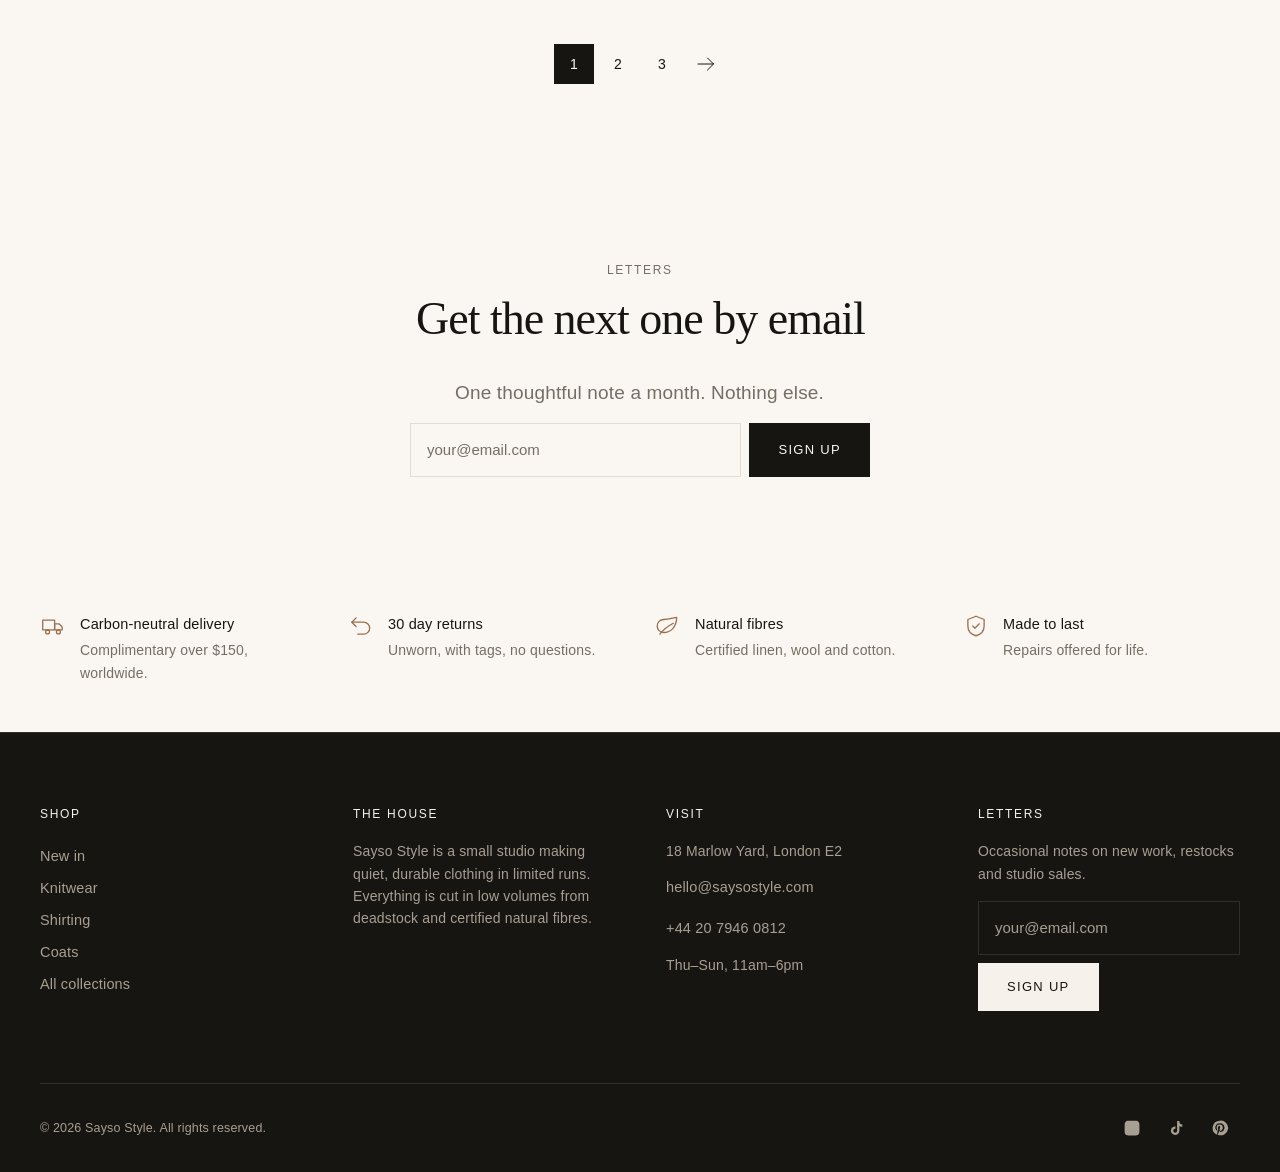
<file: preview/blog.html>
<!doctype html>
<html class="no-js" lang="en">
  <head>
    <meta charset="utf-8">
    <meta name="viewport" content="width=device-width,initial-scale=1,viewport-fit=cover">
    <title>Journal — Sayso Style preview</title>
    <link rel="stylesheet" href="../assets/base.css">
    <link rel="stylesheet" href="../assets/animations.css">
    <link rel="stylesheet" href="../assets/components.css">
    <link rel="stylesheet" href="preview.css">
  </head>

  <body class="template-blog btn-square labels-upper">
    <a class="skip-link btn" href="#MainContent">Skip to content</a>

    <main id="MainContent" class="main" tabindex="-1">
      <section class="section">
        <div class="page-width">
          <div class="section-head section-head--center" data-reveal="rise">
            <div class="section-head__text">
              <span class="eyebrow">Journal</span>
              <h1>Journal</h1>
              <div class="rte text-muted" style="margin-top:1rem;"><p>Notes on fabric, fit, repair, and the people who make our clothes.</p></div>
            </div>
          </div>

          <div class="tag-list" style="justify-content:center;margin-bottom:4rem;" data-reveal="fade">
            <a class="tag is-active" href="blog.html">All topics</a>
            <a class="tag" href="blog.html">Fabric</a>
            <a class="tag" href="blog.html">Care</a>
            <a class="tag" href="blog.html">Studio</a>
            <a class="tag" href="blog.html">Repair</a>
            <a class="tag" href="blog.html">People</a>
          </div>

          <!-- Featured post -->
          <a href="article.html" class="split" style="margin-bottom:5.6rem;" data-reveal="rise">
            <div class="split__media media media--wide zoom-media">
              <img src="../assets/blog-1.jpg" alt="Why we stopped buying new wool" width="1600" height="900">
            </div>
            <div class="split__content">
              <span class="eyebrow">28 July 2026</span>
              <h2>Why we stopped buying new wool</h2>
              <p class="text-muted text-lg">Three seasons ago we switched the entire knitwear line to deadstock and reclaimed fibre. It cost us range, lead time and a supplier relationship. Here is the full accounting, including what it saved.</p>
              <span class="link-arrow">Read more<svg viewBox="0 0 24 24" fill="none" stroke="currentColor" stroke-linecap="round" stroke-linejoin="round"><path d="M4 12h15.5M13.5 6l6 6-6 6"/></svg></span>
            </div>
          </a>

          <div class="grid grid--3" data-reveal-group>
            <article class="article-card" data-reveal="rise">
              <a class="article-card__media media media--wide zoom-media" href="article.html" tabindex="-1" aria-hidden="true"><img src="../assets/blog-2.jpg" alt="" loading="lazy" width="1200" height="675"></a>
              <div class="article-card__meta"><time datetime="2026-07-11">11 Jul 2026</time><span>· Care</span><span>· 4 min read</span></div>
              <h3 class="article-card__title"><a href="article.html" class="hover-line">How to wash linen so it lasts</a></h3>
              <p class="article-card__excerpt">Most linen is ruined by good intentions. A short guide to doing almost nothing, correctly.</p>
            </article>

            <article class="article-card" data-reveal="rise">
              <a class="article-card__media media media--wide zoom-media" href="article.html" tabindex="-1" aria-hidden="true"><img src="../assets/blog-3.jpg" alt="" loading="lazy" width="1200" height="675"></a>
              <div class="article-card__meta"><time datetime="2026-06-30">30 Jun 2026</time><span>· Studio</span><span>· 8 min read</span></div>
              <h3 class="article-card__title"><a href="article.html" class="hover-line">A day in the Porto workshop</a></h3>
              <p class="article-card__excerpt">Twelve people, four machines, and the slowest cutting table in Europe.</p>
            </article>

            <article class="article-card" data-reveal="rise">
              <a class="article-card__media media media--wide zoom-media" href="article.html" tabindex="-1" aria-hidden="true"><img src="../assets/gallery-3.jpg" alt="" loading="lazy" width="1200" height="675"></a>
              <div class="article-card__meta"><time datetime="2026-06-14">14 Jun 2026</time><span>· Repair</span><span>· 5 min read</span></div>
              <h3 class="article-card__title"><a href="article.html" class="hover-line">The case for darning</a></h3>
              <p class="article-card__excerpt">A visible mend says more about a garment than a perfect seam ever could.</p>
            </article>

            <article class="article-card" data-reveal="rise">
              <a class="article-card__media media media--wide zoom-media" href="article.html" tabindex="-1" aria-hidden="true"><img src="../assets/gallery-6.jpg" alt="" loading="lazy" width="1200" height="675"></a>
              <div class="article-card__meta"><time datetime="2026-05-29">29 May 2026</time><span>· Fabric</span><span>· 6 min read</span></div>
              <h3 class="article-card__title"><a href="article.html" class="hover-line">What "deadstock" actually means</a></h3>
              <p class="article-card__excerpt">The word is doing a lot of work in fashion marketing. Here is how we use it, precisely.</p>
            </article>

            <article class="article-card" data-reveal="rise">
              <a class="article-card__media media media--wide zoom-media" href="article.html" tabindex="-1" aria-hidden="true"><img src="../assets/feature-1.jpg" alt="" loading="lazy" width="1200" height="675"></a>
              <div class="article-card__meta"><time datetime="2026-05-08">08 May 2026</time><span>· People</span><span>· 7 min read</span></div>
              <h3 class="article-card__title"><a href="article.html" class="hover-line">Meet the cutter: Ana, 31 years in</a></h3>
              <p class="article-card__excerpt">She has cut every first sample we have ever made. We asked her what changed.</p>
            </article>

            <article class="article-card" data-reveal="rise">
              <a class="article-card__media media media--wide zoom-media" href="article.html" tabindex="-1" aria-hidden="true"><img src="../assets/feature-2.jpg" alt="" loading="lazy" width="1200" height="675"></a>
              <div class="article-card__meta"><time datetime="2026-04-22">22 Apr 2026</time><span>· Studio</span><span>· 3 min read</span></div>
              <h3 class="article-card__title"><a href="article.html" class="hover-line">Why our runs are so small</a></h3>
              <p class="article-card__excerpt">Fifty of a shirt, not five thousand. The arithmetic behind the decision.</p>
            </article>
          </div>

          <nav class="pagination" aria-label="Pagination">
            <span class="is-current" aria-current="page">1</span>
            <a href="blog.html">2</a>
            <a href="blog.html">3</a>
            <a href="blog.html" aria-label="Next"><svg viewBox="0 0 24 24" fill="none" stroke="currentColor" stroke-linecap="round" stroke-linejoin="round"><path d="M4 12h15.5M13.5 6l6 6-6 6"/></svg></a>
          </nav>
        </div>
      </section>

      <section class="section scheme-light" style="padding-top:88px;padding-bottom:88px;">
        <div class="page-width page-width--narrow text-center">
          <div class="stack" style="align-items:center;gap:1.6rem;" data-reveal-group>
            <span class="eyebrow" data-reveal="rise">Letters</span>
            <h2 class="h2" data-reveal="rise">Get the next one by email</h2>
            <div class="rte text-lg text-muted" data-reveal="rise" style="max-width:48ch;"><p>One thoughtful note a month. Nothing else.</p></div>
            <div data-reveal="rise" style="width:100%;display:flex;justify-content:center;">
              <form class="newsletter-form" onsubmit="return false;">
                <label class="visually-hidden" for="BNL">Email address</label>
                <input id="BNL" class="input" type="email" placeholder="your@email.com">
                <button class="btn" type="submit">Sign up</button>
              </form>
            </div>
          </div>
        </div>
      </section>
    </main>

    <script src="preview-chrome.js" defer></script>
    <script src="../assets/theme.js" defer></script>
  </body>
</html>
</file>
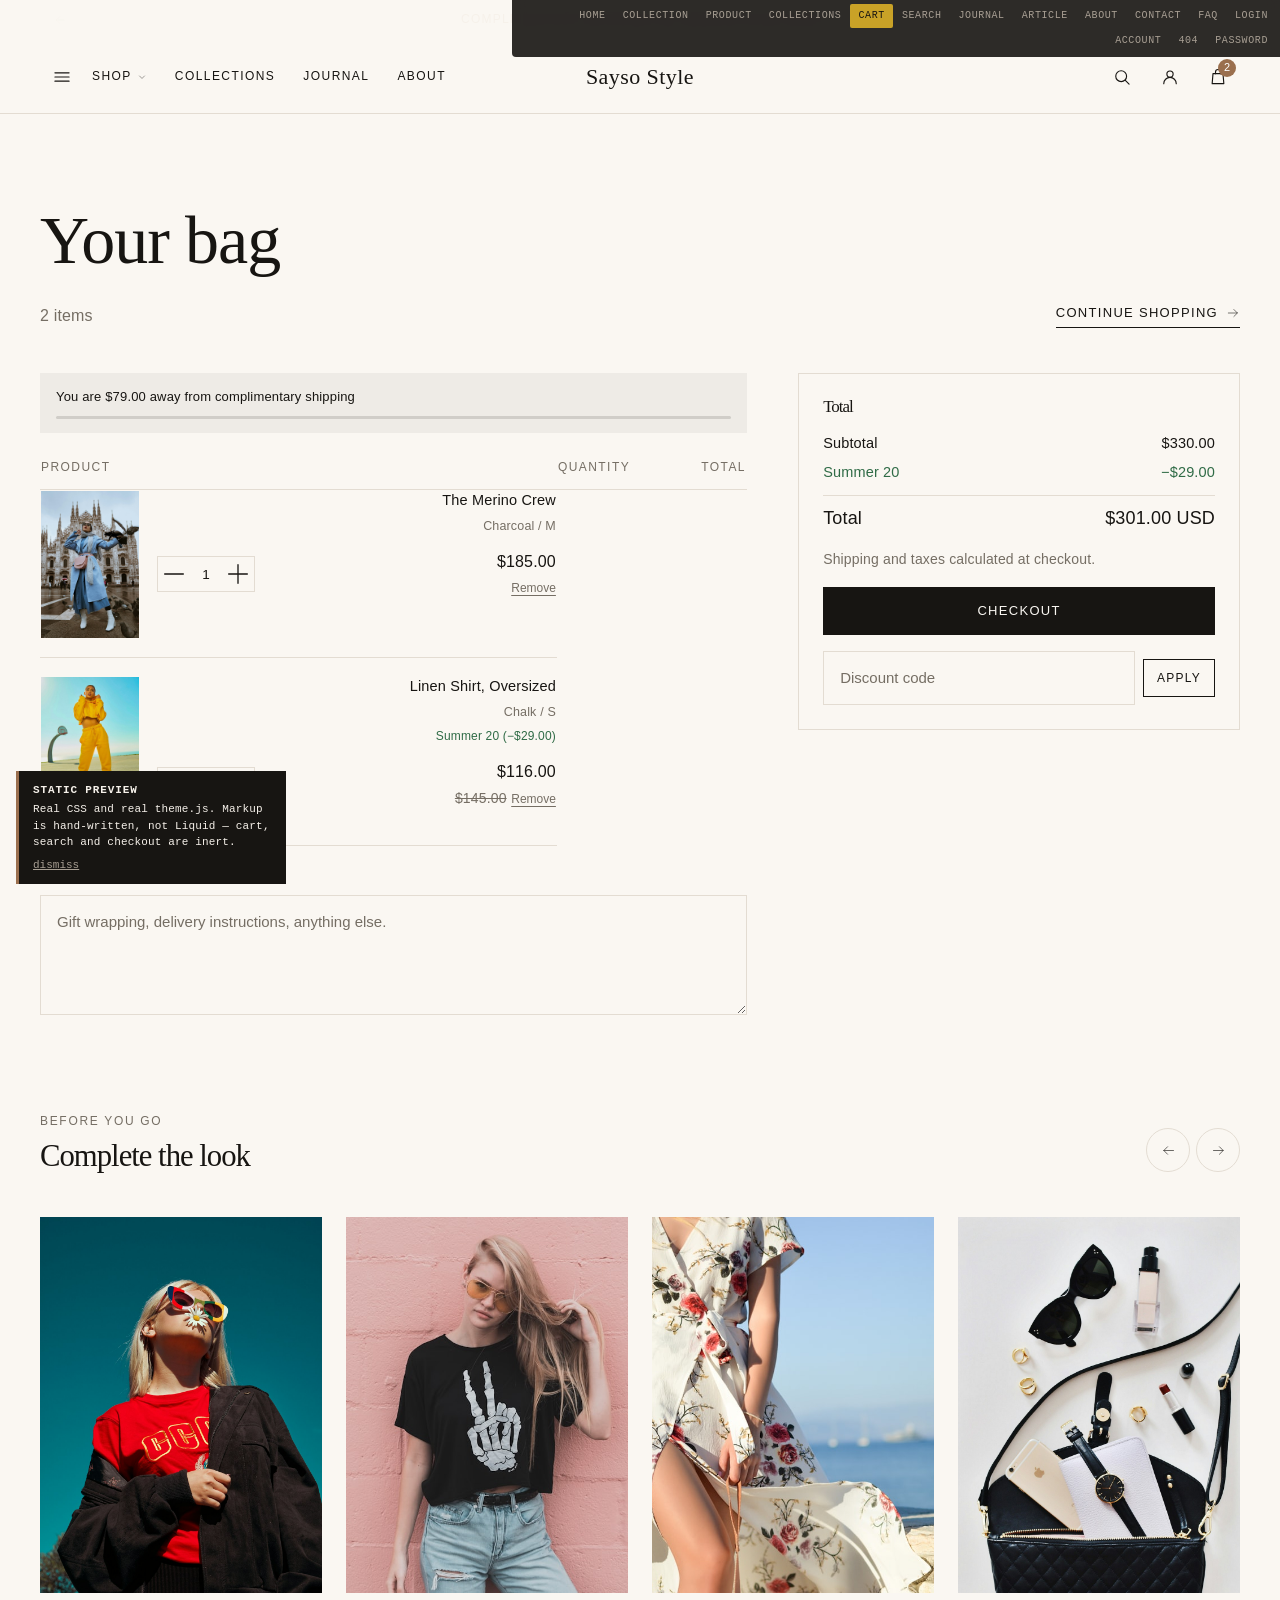
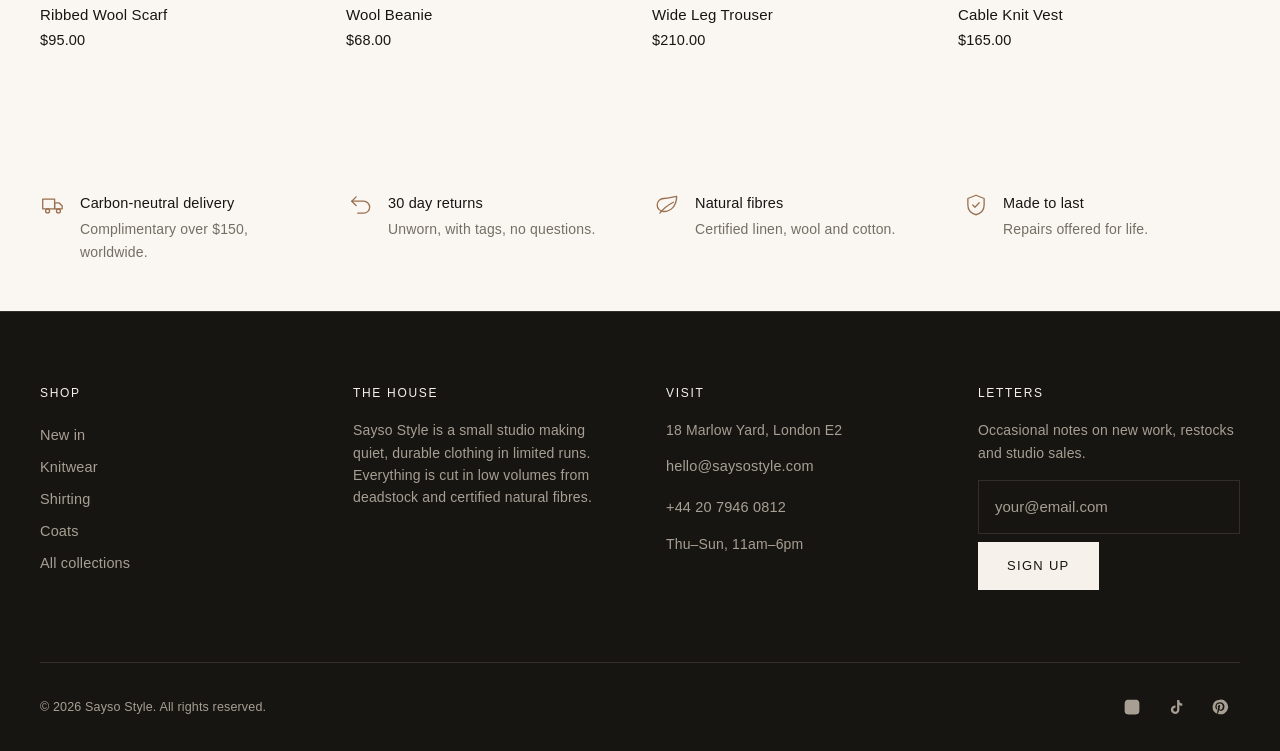
<file: preview/cart.html>
<!doctype html>
<html class="no-js" lang="en">
  <head>
    <meta charset="utf-8">
    <meta name="viewport" content="width=device-width,initial-scale=1,viewport-fit=cover">
    <title>Cart — Sayso Style preview</title>
    <link rel="stylesheet" href="../assets/base.css">
    <link rel="stylesheet" href="../assets/animations.css">
    <link rel="stylesheet" href="../assets/components.css">
    <link rel="stylesheet" href="preview.css">
  </head>

  <body class="template-cart btn-square labels-upper">
    <a class="skip-link btn" href="#MainContent">Skip to content</a>

    <main id="MainContent" class="main" tabindex="-1">
      <section class="section" id="MainCart">
        <div class="page-width">
          <div class="section-head">
            <div class="section-head__text">
              <h1>Your bag</h1>
              <p class="text-muted">2 items</p>
            </div>
            <a class="link-arrow" href="collection.html">Continue shopping<svg viewBox="0 0 24 24" fill="none" stroke="currentColor" stroke-linecap="round" stroke-linejoin="round"><path d="M4 12h15.5M13.5 6l6 6-6 6"/></svg></a>
          </div>

          <div class="split" style="align-items:start;grid-template-columns:1.6fr 1fr;">
            <div>
              <div class="ship-bar" style="margin-bottom:2.4rem;">
                <span>You are $79.00 away from complimentary shipping</span>
                <span class="ship-bar__track"><span class="ship-bar__fill" style="width:47%"></span></span>
              </div>

              <table class="cart-table">
                <thead>
                  <tr><th colspan="2">Product</th><th>Quantity</th><th>Total</th></tr>
                </thead>
                <tbody>
                  <tr class="line-item" style="display:grid;grid-template-columns:10rem 1fr;align-items:start;">
                    <td style="grid-row:span 2;">
                      <a class="line-item__media media media--portrait" href="product.html" tabindex="-1" aria-hidden="true">
                        <img src="../assets/gallery-2.jpg" alt="" loading="lazy" width="280" height="360">
                      </a>
                    </td>
                    <td colspan="3">
                      <div class="line-item__info">
                        <a class="line-item__title" href="product.html">The Merino Crew</a>
                        <span class="line-item__variant">Charcoal / M</span>
                        <div class="line-item__foot">
                          <quantity-input class="qty">
                            <button type="button" name="minus" aria-label="Decrease quantity"><svg viewBox="0 0 24 24" fill="none" stroke="currentColor" stroke-linecap="round"><path d="M5 12h14"/></svg></button>
                            <input type="number" value="1" min="0">
                            <button type="button" name="plus" aria-label="Increase quantity"><svg viewBox="0 0 24 24" fill="none" stroke="currentColor" stroke-linecap="round"><path d="M12 5v14M5 12h14"/></svg></button>
                          </quantity-input>
                          <div style="text-align:right;">
                            <div>$185.00</div>
                            <button type="button" class="line-item__remove">Remove</button>
                          </div>
                        </div>
                      </div>
                    </td>
                  </tr>

                  <tr class="line-item" style="display:grid;grid-template-columns:10rem 1fr;align-items:start;">
                    <td style="grid-row:span 2;">
                      <a class="line-item__media media media--portrait" href="product.html" tabindex="-1" aria-hidden="true">
                        <img src="../assets/gallery-4.jpg" alt="" loading="lazy" width="280" height="360">
                      </a>
                    </td>
                    <td colspan="3">
                      <div class="line-item__info">
                        <a class="line-item__title" href="product.html">Linen Shirt, Oversized</a>
                        <span class="line-item__variant">Chalk / S</span>
                        <span class="line-item__discount">Summer 20 (−$29.00)</span>
                        <div class="line-item__foot">
                          <quantity-input class="qty">
                            <button type="button" name="minus" aria-label="Decrease quantity"><svg viewBox="0 0 24 24" fill="none" stroke="currentColor" stroke-linecap="round"><path d="M5 12h14"/></svg></button>
                            <input type="number" value="1" min="0">
                            <button type="button" name="plus" aria-label="Increase quantity"><svg viewBox="0 0 24 24" fill="none" stroke="currentColor" stroke-linecap="round"><path d="M12 5v14M5 12h14"/></svg></button>
                          </quantity-input>
                          <div style="text-align:right;">
                            <div>$116.00</div>
                            <s class="text-sm text-muted">$145.00</s>
                            <button type="button" class="line-item__remove">Remove</button>
                          </div>
                        </div>
                      </div>
                    </td>
                  </tr>
                </tbody>
              </table>

              <div class="field" style="margin-top:2.4rem;">
                <label class="field__label" for="CartPageNote">Order note</label>
                <textarea id="CartPageNote" class="textarea" placeholder="Gift wrapping, delivery instructions, anything else."></textarea>
              </div>
            </div>

            <aside style="position:sticky;top:calc(var(--header-height) + 3rem);border:1px solid var(--c-line);padding:2.4rem;border-radius:var(--radius);">
              <h2 class="h5" style="margin-bottom:1.6rem;">Total</h2>
              <div class="cart-totals">
                <div class="cart-totals__row"><span>Subtotal</span><span>$330.00</span></div>
                <div class="cart-totals__row" style="color:var(--c-success);"><span>Summer 20</span><span>−$29.00</span></div>
                <div class="cart-totals__row cart-totals__row--total"><span>Total</span><span>$301.00 USD</span></div>
              </div>
              <div class="rte text-sm text-muted" style="margin-block:1.6rem;"><p>Shipping and taxes calculated at checkout.</p></div>
              <button type="button" class="btn btn--full">Checkout</button>
              <form class="row" style="margin-top:1.6rem;gap:.8rem;" onsubmit="return false;">
                <label class="visually-hidden" for="CartDiscount">Discount code</label>
                <input id="CartDiscount" class="input" type="text" placeholder="Discount code">
                <button class="btn btn--secondary btn--small" type="submit">Apply</button>
              </form>
            </aside>
          </div>
        </div>
      </section>

      <!-- Cross-sell -->
      <section class="section scheme-light" style="padding-top:0;padding-bottom:88px;">
        <div class="page-width">
          <div class="section-head" data-reveal="rise">
            <div class="section-head__text"><span class="eyebrow">Before you go</span><h2 class="h3">Complete the look</h2></div>
            <div class="carousel__nav">
              <button class="carousel__btn" type="button" data-carousel-prev aria-label="Previous"><svg viewBox="0 0 24 24" fill="none" stroke="currentColor" stroke-linecap="round" stroke-linejoin="round"><path d="M20 12H4.5M10.5 6l-6 6 6 6"/></svg></button>
              <button class="carousel__btn" type="button" data-carousel-next aria-label="Next"><svg viewBox="0 0 24 24" fill="none" stroke="currentColor" stroke-linecap="round" stroke-linejoin="round"><path d="M4 12h15.5M13.5 6l6 6-6 6"/></svg></button>
            </div>
          </div>
          <carousel-element class="carousel">
            <div class="carousel__track" data-carousel-track data-reveal-group>
              <div class="card" data-reveal="rise"><a class="card__media media media--portrait zoom-media" href="product.html" tabindex="-1" aria-hidden="true"><img class="card__img" src="../assets/gallery-3.jpg" alt="" loading="lazy" width="900" height="1200"><div class="card__quick"><button type="button" class="btn btn--small btn--full">Quick add</button></div></a><div class="card__info"><h3 class="card__title"><a class="card__link" href="product.html">Ribbed Wool Scarf</a></h3><div class="price"><span class="price__now">$95.00</span></div></div></div>
              <div class="card" data-reveal="rise"><a class="card__media media media--portrait zoom-media" href="product.html" tabindex="-1" aria-hidden="true"><img class="card__img" src="../assets/gallery-5.jpg" alt="" loading="lazy" width="900" height="1200"><div class="card__quick"><button type="button" class="btn btn--small btn--full">Quick add</button></div></a><div class="card__info"><h3 class="card__title"><a class="card__link" href="product.html">Wool Beanie</a></h3><div class="price"><span class="price__now">$68.00</span></div></div></div>
              <div class="card" data-reveal="rise"><a class="card__media media media--portrait zoom-media" href="product.html" tabindex="-1" aria-hidden="true"><img class="card__img" src="../assets/gallery-6.jpg" alt="" loading="lazy" width="900" height="1200"><div class="card__quick"><button type="button" class="btn btn--small btn--full">Quick add</button></div></a><div class="card__info"><h3 class="card__title"><a class="card__link" href="product.html">Wide Leg Trouser</a></h3><div class="price"><span class="price__now">$210.00</span></div></div></div>
              <div class="card" data-reveal="rise"><a class="card__media media media--portrait zoom-media" href="product.html" tabindex="-1" aria-hidden="true"><img class="card__img" src="../assets/gallery-7.jpg" alt="" loading="lazy" width="900" height="1200"><div class="card__quick"><button type="button" class="btn btn--small btn--full">Quick add</button></div></a><div class="card__info"><h3 class="card__title"><a class="card__link" href="product.html">Cable Knit Vest</a></h3><div class="price"><span class="price__now">$165.00</span></div></div></div>
            </div>
          </carousel-element>
        </div>
      </section>
    </main>

    <script src="preview-chrome.js" defer></script>
    <script src="../assets/theme.js" defer></script>
  </body>
</html>
</file>
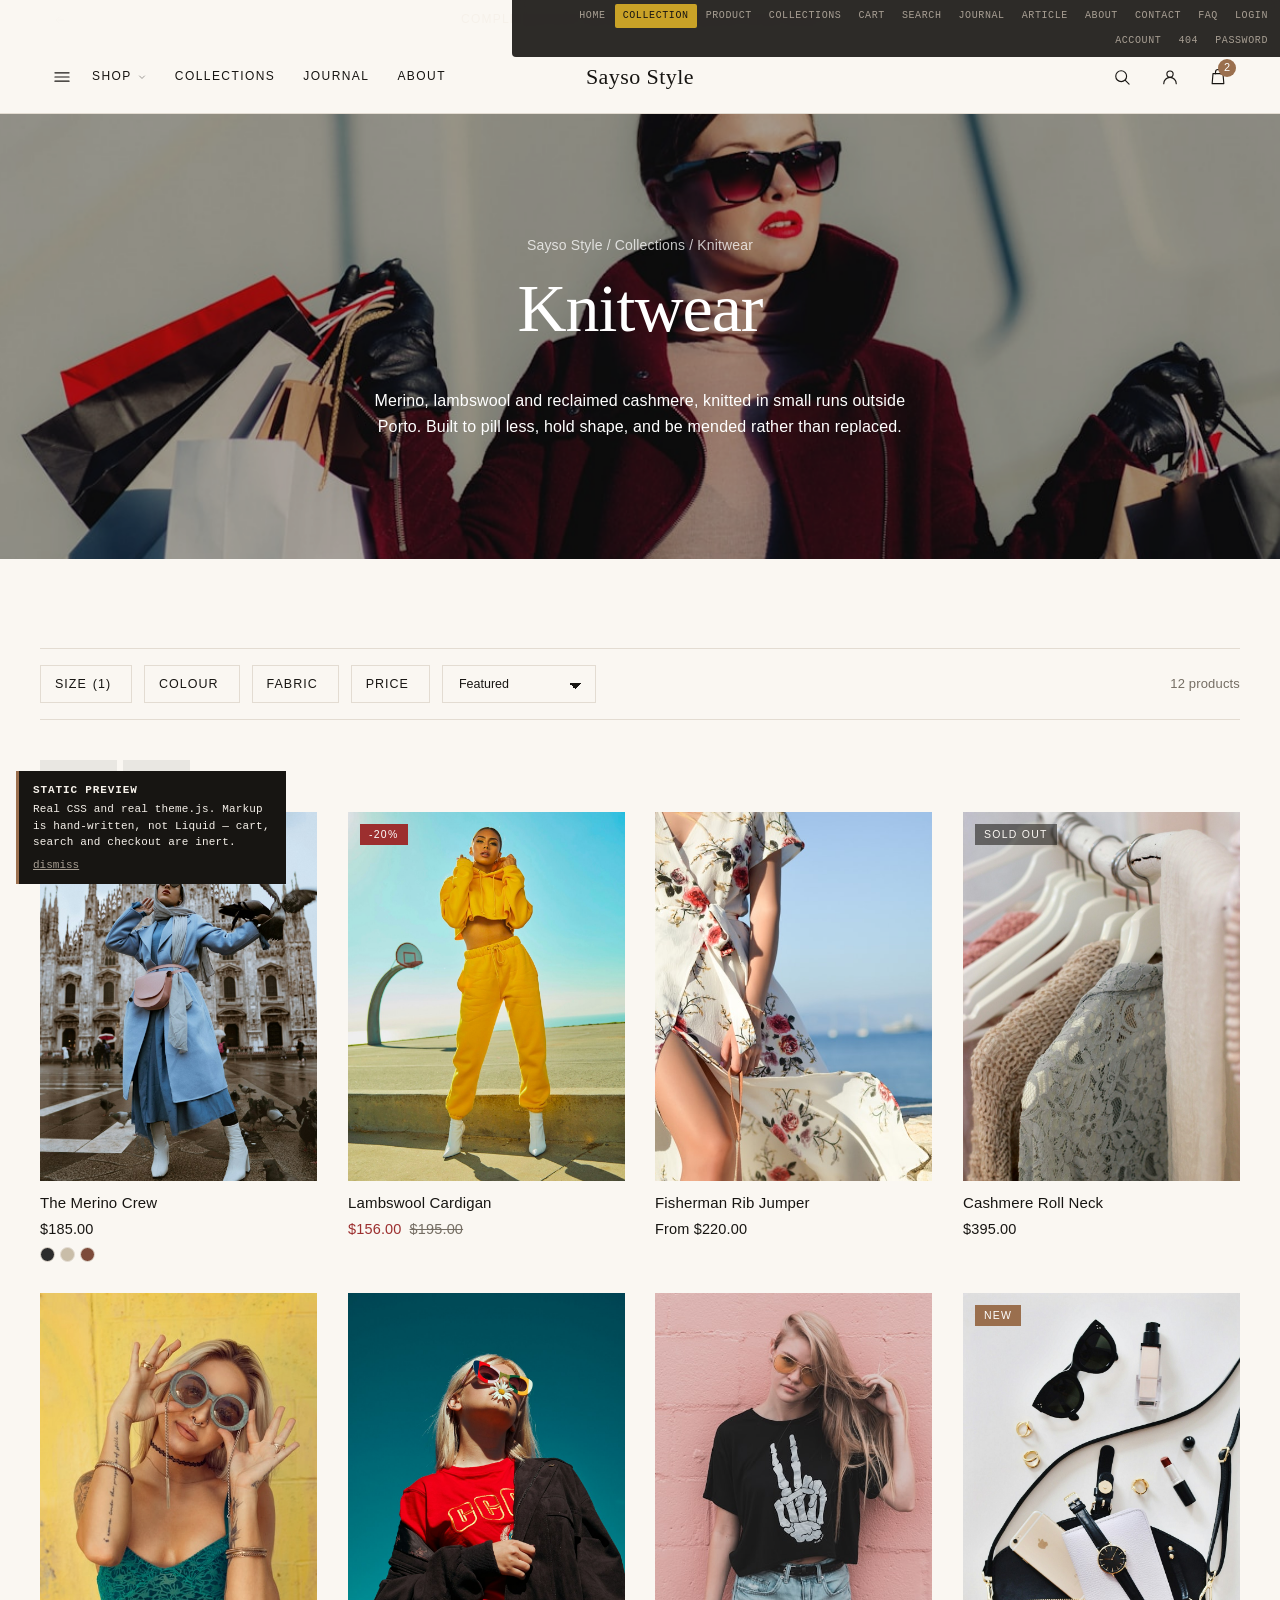
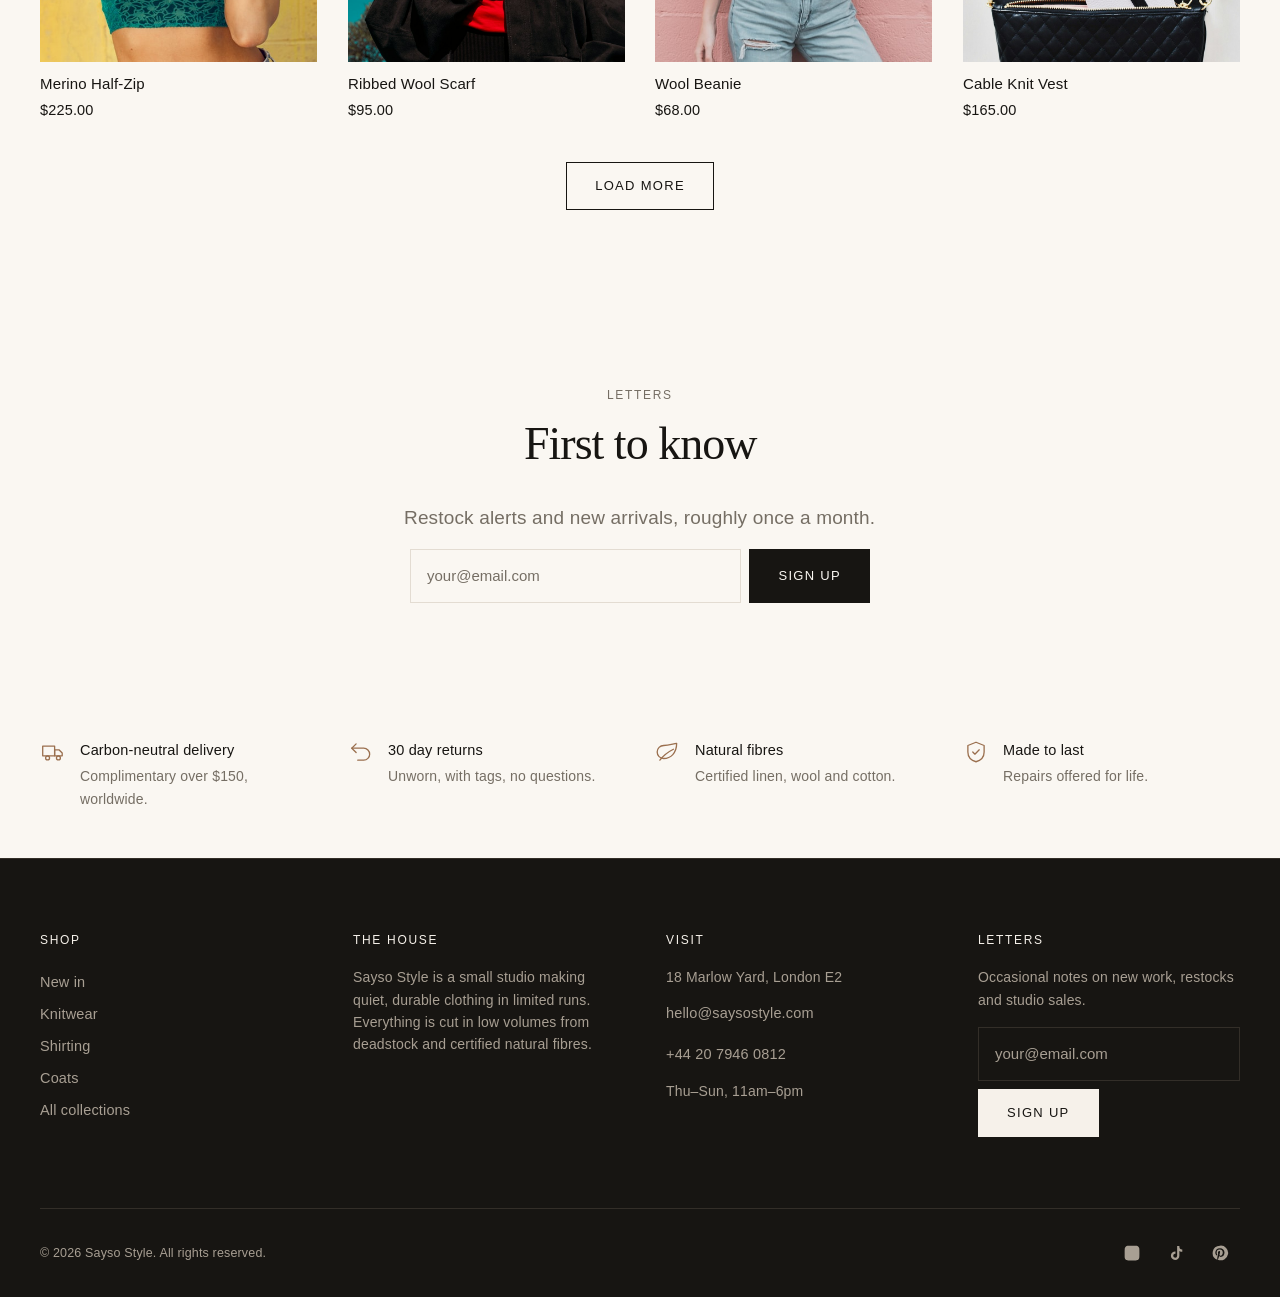
<file: preview/collection.html>
<!doctype html>
<html class="no-js" lang="en">
  <head>
    <meta charset="utf-8">
    <meta name="viewport" content="width=device-width,initial-scale=1,viewport-fit=cover">
    <title>Collection — Sayso Style preview</title>
    <link rel="stylesheet" href="../assets/base.css">
    <link rel="stylesheet" href="../assets/animations.css">
    <link rel="stylesheet" href="../assets/components.css">
    <link rel="stylesheet" href="preview.css">
  </head>

  <body class="template-collection btn-square labels-upper">
    <a class="skip-link btn" href="#MainContent">Skip to content</a>

    <main id="MainContent" class="main" tabindex="-1">
      <!-- Banner over the collection image -->
      <section class="scheme-light">
        <div class="collection-hero collection-hero--image">
          <div class="collection-hero__media parallax-media" data-parallax="0.14">
            <img src="../assets/collection-1.jpg" alt="Knitwear" width="2400" height="1200">
          </div>
          <div class="page-width">
            <div class="collection-hero" data-reveal-group>
              <nav class="text-sm" style="opacity:.75;" aria-label="Breadcrumb" data-reveal="fade">
                <a class="hover-line" href="index.html">Sayso Style</a><span> / </span>
                <a class="hover-line" href="collections.html">Collections</a><span> / </span>
                <span>Knitwear</span>
              </nav>
              <h1 class="h1" data-reveal="rise">Knitwear</h1>
              <div class="rte" data-reveal="rise" style="max-width:62ch;margin-inline:auto;">
                <p>Merino, lambswool and reclaimed cashmere, knitted in small runs outside Porto. Built to pill less, hold shape, and be mended rather than replaced.</p>
              </div>
            </div>
          </div>
        </div>
      </section>

      <section class="section">
        <div class="page-width">
          <!-- Facets -->
          <div id="CollectionFacets">
            <form class="facets" onsubmit="return false;">
              <div class="facet">
                <button class="facet__toggle" type="button" data-facet-toggle aria-expanded="false">
                  Size <span>(1)</span>
                  <svg viewBox="0 0 24 24" fill="none" stroke="currentColor" stroke-linecap="round" stroke-linejoin="round"><path d="m6 9.5 6 6 6-6"/></svg>
                </button>
                <div class="facet__panel">
                  <label class="facet__option"><input type="checkbox"><span>XS</span><span class="facet__option-count">4</span></label>
                  <label class="facet__option"><input type="checkbox" checked><span>S</span><span class="facet__option-count">9</span></label>
                  <label class="facet__option"><input type="checkbox"><span>M</span><span class="facet__option-count">11</span></label>
                  <label class="facet__option"><input type="checkbox"><span>L</span><span class="facet__option-count">8</span></label>
                  <label class="facet__option"><input type="checkbox"><span>XL</span><span class="facet__option-count">3</span></label>
                </div>
              </div>

              <div class="facet">
                <button class="facet__toggle" type="button" data-facet-toggle aria-expanded="false">
                  Colour
                  <svg viewBox="0 0 24 24" fill="none" stroke="currentColor" stroke-linecap="round" stroke-linejoin="round"><path d="m6 9.5 6 6 6-6"/></svg>
                </button>
                <div class="facet__panel">
                  <label class="facet__option"><input type="checkbox"><span>Charcoal</span><span class="facet__option-count">6</span></label>
                  <label class="facet__option"><input type="checkbox"><span>Oat</span><span class="facet__option-count">5</span></label>
                  <label class="facet__option"><input type="checkbox"><span>Chestnut</span><span class="facet__option-count">3</span></label>
                  <label class="facet__option"><input type="checkbox"><span>Chalk</span><span class="facet__option-count">4</span></label>
                </div>
              </div>

              <div class="facet">
                <button class="facet__toggle" type="button" data-facet-toggle aria-expanded="false">
                  Fabric
                  <svg viewBox="0 0 24 24" fill="none" stroke="currentColor" stroke-linecap="round" stroke-linejoin="round"><path d="m6 9.5 6 6 6-6"/></svg>
                </button>
                <div class="facet__panel">
                  <label class="facet__option"><input type="checkbox"><span>Merino</span><span class="facet__option-count">7</span></label>
                  <label class="facet__option"><input type="checkbox"><span>Lambswool</span><span class="facet__option-count">4</span></label>
                  <label class="facet__option"><input type="checkbox"><span>Cashmere</span><span class="facet__option-count">2</span></label>
                </div>
              </div>

              <div class="facet">
                <button class="facet__toggle" type="button" data-facet-toggle aria-expanded="false">
                  Price
                  <svg viewBox="0 0 24 24" fill="none" stroke="currentColor" stroke-linecap="round" stroke-linejoin="round"><path d="m6 9.5 6 6 6-6"/></svg>
                </button>
                <div class="facet__panel">
                  <div class="row" style="gap:.8rem;">
                    <label class="field" style="flex:1;"><span class="field__label">From</span><input class="input" type="number" placeholder="0"></label>
                    <label class="field" style="flex:1;"><span class="field__label">To</span><input class="input" type="number" placeholder="540"></label>
                  </div>
                </div>
              </div>

              <label class="facet" style="display:inline-flex;align-items:center;gap:.8rem;">
                <span class="visually-hidden">Sort by</span>
                <select class="select" style="min-height:3.8rem;padding-block:.6rem;font-size:1.25rem;">
                  <option>Featured</option>
                  <option>Best selling</option>
                  <option>A–Z</option>
                  <option>Price, low to high</option>
                  <option>Price, high to low</option>
                  <option>Newest first</option>
                </select>
              </label>

              <span class="facets__count" id="CollectionCount">12 products</span>
            </form>

            <div class="active-facets">
              <a class="active-facet" href="#">Size: S <svg viewBox="0 0 24 24" fill="none" stroke="currentColor" stroke-linecap="round"><path d="m5.5 5.5 13 13M18.5 5.5l-13 13"/></svg></a>
              <a class="active-facet" href="#">Clear all</a>
            </div>
          </div>

          <!-- Grid -->
          <div id="CollectionGrid">
            <div class="grid grid--4" data-reveal-group>
              <div class="card" data-reveal="rise"><a class="card__media media media--portrait zoom-media" href="product.html" tabindex="-1" aria-hidden="true"><img class="card__img" src="../assets/gallery-2.jpg" alt="" loading="lazy" width="900" height="1200"><div class="card__badges"><span class="badge badge--new">New</span></div><div class="card__quick"><button type="button" class="btn btn--small btn--full">Quick add</button></div></a><div class="card__info"><h3 class="card__title"><a class="card__link" href="product.html">The Merino Crew</a></h3><div class="price"><span class="price__now">$185.00</span></div><div class="swatches"><span class="swatch" style="--swatch:#2c2c2c;"></span><span class="swatch" style="--swatch:#c9bda8;"></span><span class="swatch" style="--swatch:#7d4b3a;"></span></div></div></div>
              <div class="card" data-reveal="rise"><a class="card__media media media--portrait zoom-media" href="product.html" tabindex="-1" aria-hidden="true"><img class="card__img" src="../assets/gallery-4.jpg" alt="" loading="lazy" width="900" height="1200"><div class="card__badges"><span class="badge badge--sale">-20%</span></div><div class="card__quick"><button type="button" class="btn btn--small btn--full">Quick add</button></div></a><div class="card__info"><h3 class="card__title"><a class="card__link" href="product.html">Lambswool Cardigan</a></h3><div class="price price--on-sale"><span class="price__now">$156.00</span><s class="price__was">$195.00</s></div></div></div>
              <div class="card" data-reveal="rise"><a class="card__media media media--portrait zoom-media" href="product.html" tabindex="-1" aria-hidden="true"><img class="card__img" src="../assets/gallery-6.jpg" alt="" loading="lazy" width="900" height="1200"><div class="card__quick"><span class="btn btn--small btn--full">Choose options</span></div></a><div class="card__info"><h3 class="card__title"><a class="card__link" href="product.html">Fisherman Rib Jumper</a></h3><div class="price"><span class="price__now">From $220.00</span></div></div></div>
              <div class="card" data-reveal="rise"><a class="card__media media media--portrait zoom-media" href="product.html" tabindex="-1" aria-hidden="true"><img class="card__img" src="../assets/gallery-8.jpg" alt="" loading="lazy" width="900" height="1200"><div class="card__badges"><span class="badge badge--soldout">Sold out</span></div></a><div class="card__info"><h3 class="card__title"><a class="card__link" href="product.html">Cashmere Roll Neck</a></h3><div class="price"><span class="price__now">$395.00</span></div></div></div>
              <div class="card" data-reveal="rise"><a class="card__media media media--portrait zoom-media" href="product.html" tabindex="-1" aria-hidden="true"><img class="card__img" src="../assets/gallery-1.jpg" alt="" loading="lazy" width="900" height="1200"><div class="card__quick"><button type="button" class="btn btn--small btn--full">Quick add</button></div></a><div class="card__info"><h3 class="card__title"><a class="card__link" href="product.html">Merino Half-Zip</a></h3><div class="price"><span class="price__now">$225.00</span></div></div></div>
              <div class="card" data-reveal="rise"><a class="card__media media media--portrait zoom-media" href="product.html" tabindex="-1" aria-hidden="true"><img class="card__img" src="../assets/gallery-3.jpg" alt="" loading="lazy" width="900" height="1200"><div class="card__quick"><button type="button" class="btn btn--small btn--full">Quick add</button></div></a><div class="card__info"><h3 class="card__title"><a class="card__link" href="product.html">Ribbed Wool Scarf</a></h3><div class="price"><span class="price__now">$95.00</span></div></div></div>
              <div class="card" data-reveal="rise"><a class="card__media media media--portrait zoom-media" href="product.html" tabindex="-1" aria-hidden="true"><img class="card__img" src="../assets/gallery-5.jpg" alt="" loading="lazy" width="900" height="1200"><div class="card__quick"><button type="button" class="btn btn--small btn--full">Quick add</button></div></a><div class="card__info"><h3 class="card__title"><a class="card__link" href="product.html">Wool Beanie</a></h3><div class="price"><span class="price__now">$68.00</span></div></div></div>
              <div class="card" data-reveal="rise"><a class="card__media media media--portrait zoom-media" href="product.html" tabindex="-1" aria-hidden="true"><img class="card__img" src="../assets/gallery-7.jpg" alt="" loading="lazy" width="900" height="1200"><div class="card__badges"><span class="badge badge--new">New</span></div><div class="card__quick"><button type="button" class="btn btn--small btn--full">Quick add</button></div></a><div class="card__info"><h3 class="card__title"><a class="card__link" href="product.html">Cable Knit Vest</a></h3><div class="price"><span class="price__now">$165.00</span></div></div></div>
            </div>

            <div class="text-center" style="margin-top:4rem;">
              <button class="btn btn--secondary" type="button">Load more</button>
            </div>
          </div>
        </div>
      </section>

      <!-- Newsletter -->
      <section class="section scheme-light" style="padding-top:88px;padding-bottom:88px;">
        <div class="page-width page-width--narrow text-center">
          <div class="stack" style="align-items:center;gap:1.6rem;" data-reveal-group>
            <span class="eyebrow" data-reveal="rise">Letters</span>
            <h2 class="h2" data-reveal="rise">First to know</h2>
            <div class="rte text-lg text-muted" data-reveal="rise" style="max-width:48ch;"><p>Restock alerts and new arrivals, roughly once a month.</p></div>
            <div data-reveal="rise" style="width:100%;display:flex;justify-content:center;">
              <form class="newsletter-form" onsubmit="return false;">
                <label class="visually-hidden" for="CNL">Email address</label>
                <input id="CNL" class="input" type="email" placeholder="your@email.com">
                <button class="btn" type="submit">Sign up</button>
              </form>
            </div>
          </div>
        </div>
      </section>
    </main>

    <script src="preview-chrome.js" defer></script>
    <script src="../assets/theme.js" defer></script>
  </body>
</html>
</file>
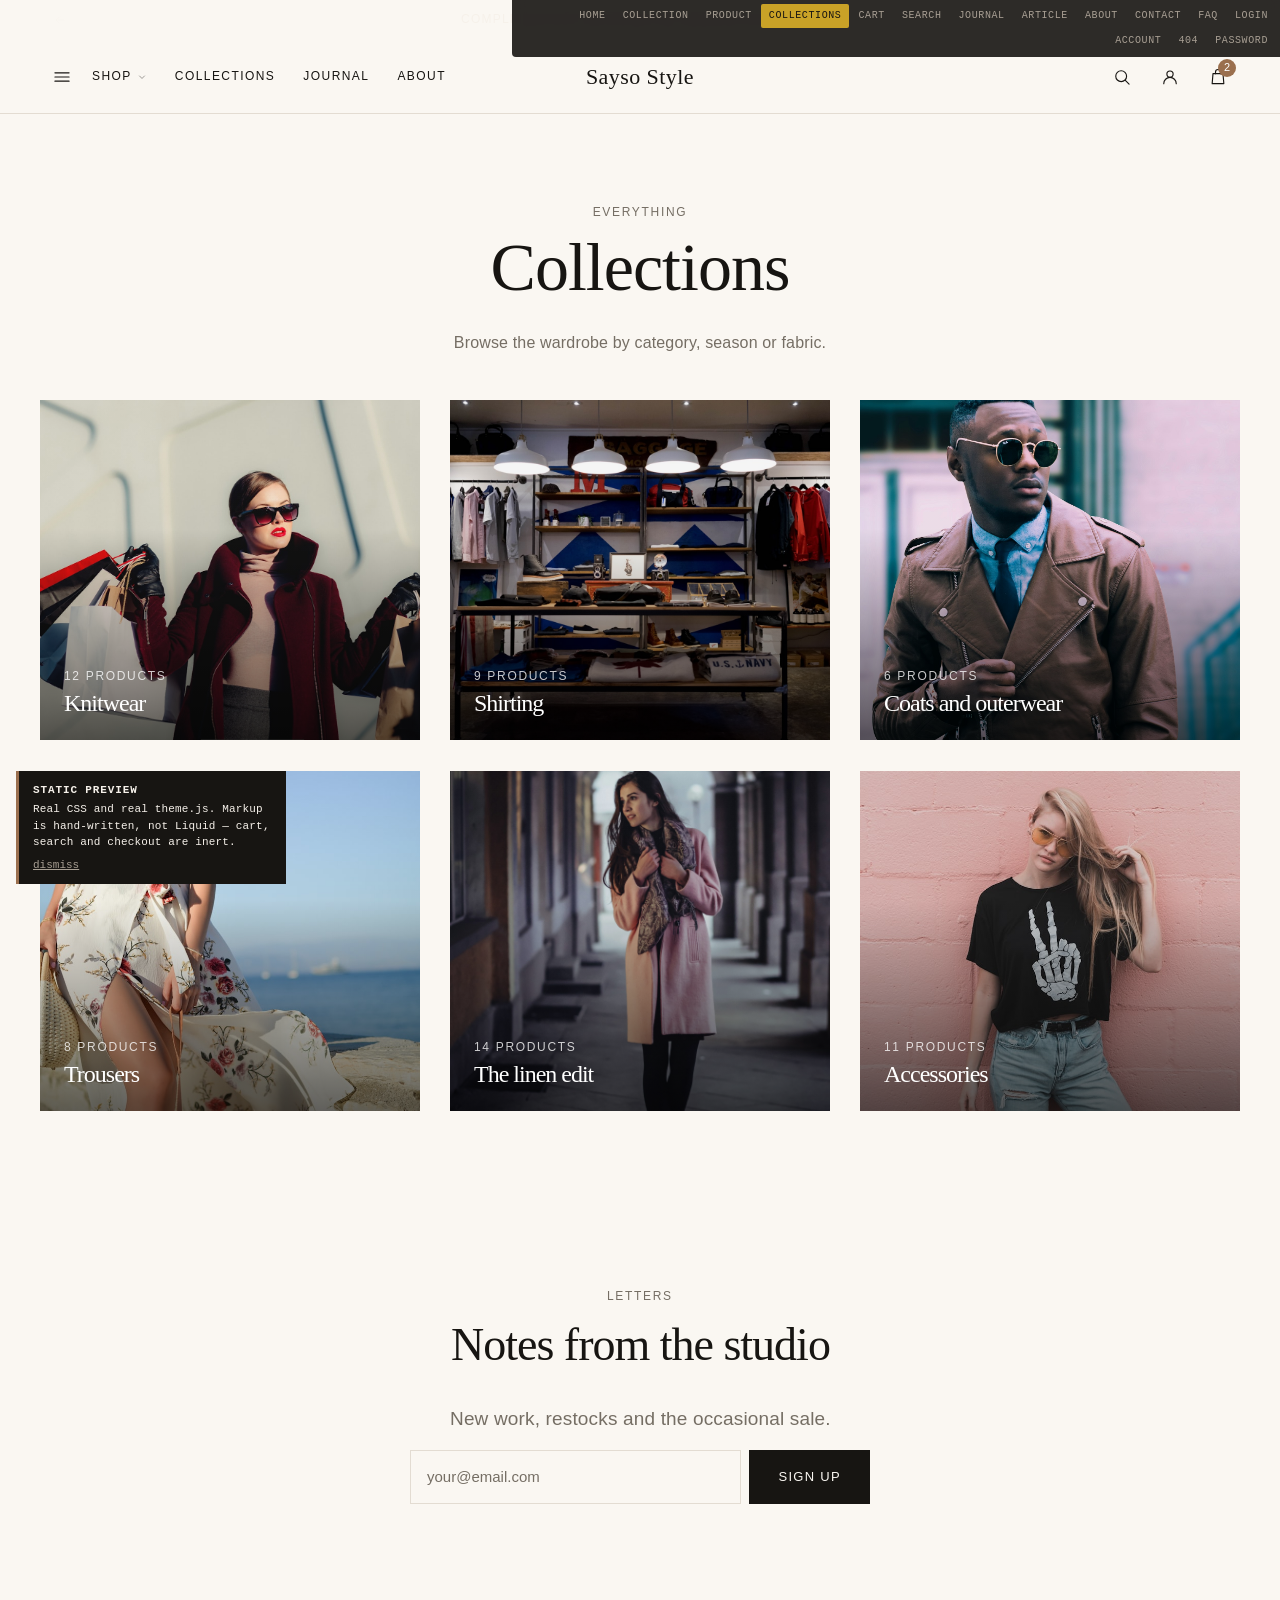
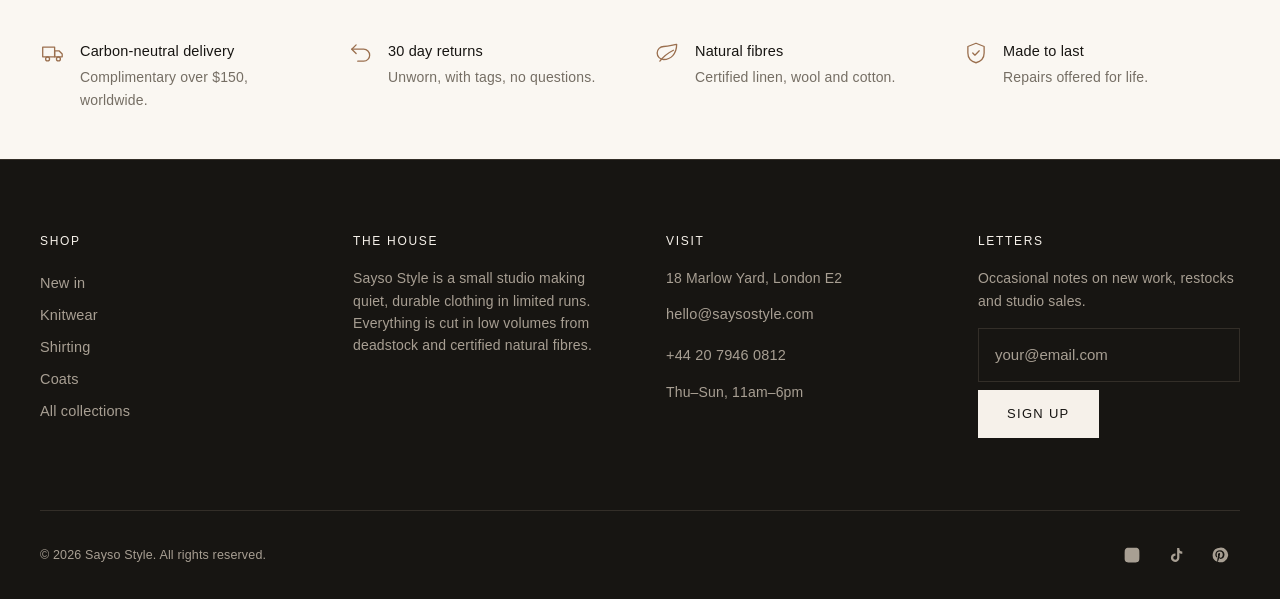
<file: preview/collections.html>
<!doctype html>
<html class="no-js" lang="en">
  <head>
    <meta charset="utf-8">
    <meta name="viewport" content="width=device-width,initial-scale=1,viewport-fit=cover">
    <title>Collections — Sayso Style preview</title>
    <link rel="stylesheet" href="../assets/base.css">
    <link rel="stylesheet" href="../assets/animations.css">
    <link rel="stylesheet" href="../assets/components.css">
    <link rel="stylesheet" href="preview.css">
  </head>

  <body class="template-list-collections btn-square labels-upper">
    <a class="skip-link btn" href="#MainContent">Skip to content</a>

    <main id="MainContent" class="main" tabindex="-1">
      <section class="section">
        <div class="page-width">
          <div class="section-head section-head--center" data-reveal="rise">
            <div class="section-head__text">
              <span class="eyebrow">Everything</span>
              <h1>Collections</h1>
              <div class="rte text-muted" style="margin-top:1rem;"><p>Browse the wardrobe by category, season or fabric.</p></div>
            </div>
          </div>

          <div class="grid grid--3" data-reveal-group>
            <a class="tile" href="collection.html" data-reveal="rise">
              <span class="tile__media"><img src="../assets/collection-1.jpg" alt="Knitwear" loading="lazy" width="1000" height="1250"></span>
              <span class="eyebrow" style="color:rgba(255,255,255,.78);">12 products</span>
              <h2 class="tile__title">Knitwear</h2>
            </a>
            <a class="tile" href="collection.html" data-reveal="rise">
              <span class="tile__media"><img src="../assets/collection-2.jpg" alt="Shirting" loading="lazy" width="1000" height="1250"></span>
              <span class="eyebrow" style="color:rgba(255,255,255,.78);">9 products</span>
              <h2 class="tile__title">Shirting</h2>
            </a>
            <a class="tile" href="collection.html" data-reveal="rise">
              <span class="tile__media"><img src="../assets/collection-3.jpg" alt="Coats" loading="lazy" width="1000" height="1250"></span>
              <span class="eyebrow" style="color:rgba(255,255,255,.78);">6 products</span>
              <h2 class="tile__title">Coats and outerwear</h2>
            </a>
            <a class="tile" href="collection.html" data-reveal="rise">
              <span class="tile__media"><img src="../assets/gallery-6.jpg" alt="Trousers" loading="lazy" width="1000" height="1250"></span>
              <span class="eyebrow" style="color:rgba(255,255,255,.78);">8 products</span>
              <h2 class="tile__title">Trousers</h2>
            </a>
            <a class="tile" href="collection.html" data-reveal="rise">
              <span class="tile__media"><img src="../assets/feature-1.jpg" alt="Linen" loading="lazy" width="1000" height="1250"></span>
              <span class="eyebrow" style="color:rgba(255,255,255,.78);">14 products</span>
              <h2 class="tile__title">The linen edit</h2>
            </a>
            <a class="tile" href="collection.html" data-reveal="rise">
              <span class="tile__media"><img src="../assets/gallery-5.jpg" alt="Accessories" loading="lazy" width="1000" height="1250"></span>
              <span class="eyebrow" style="color:rgba(255,255,255,.78);">11 products</span>
              <h2 class="tile__title">Accessories</h2>
            </a>
          </div>
        </div>
      </section>

      <section class="section scheme-light" style="padding-top:88px;padding-bottom:88px;">
        <div class="page-width page-width--narrow text-center">
          <div class="stack" style="align-items:center;gap:1.6rem;" data-reveal-group>
            <span class="eyebrow" data-reveal="rise">Letters</span>
            <h2 class="h2" data-reveal="rise">Notes from the studio</h2>
            <div class="rte text-lg text-muted" data-reveal="rise" style="max-width:48ch;"><p>New work, restocks and the occasional sale.</p></div>
            <div data-reveal="rise" style="width:100%;display:flex;justify-content:center;">
              <form class="newsletter-form" onsubmit="return false;">
                <label class="visually-hidden" for="LNL">Email address</label>
                <input id="LNL" class="input" type="email" placeholder="your@email.com">
                <button class="btn" type="submit">Sign up</button>
              </form>
            </div>
          </div>
        </div>
      </section>
    </main>

    <script src="preview-chrome.js" defer></script>
    <script src="../assets/theme.js" defer></script>
  </body>
</html>
</file>
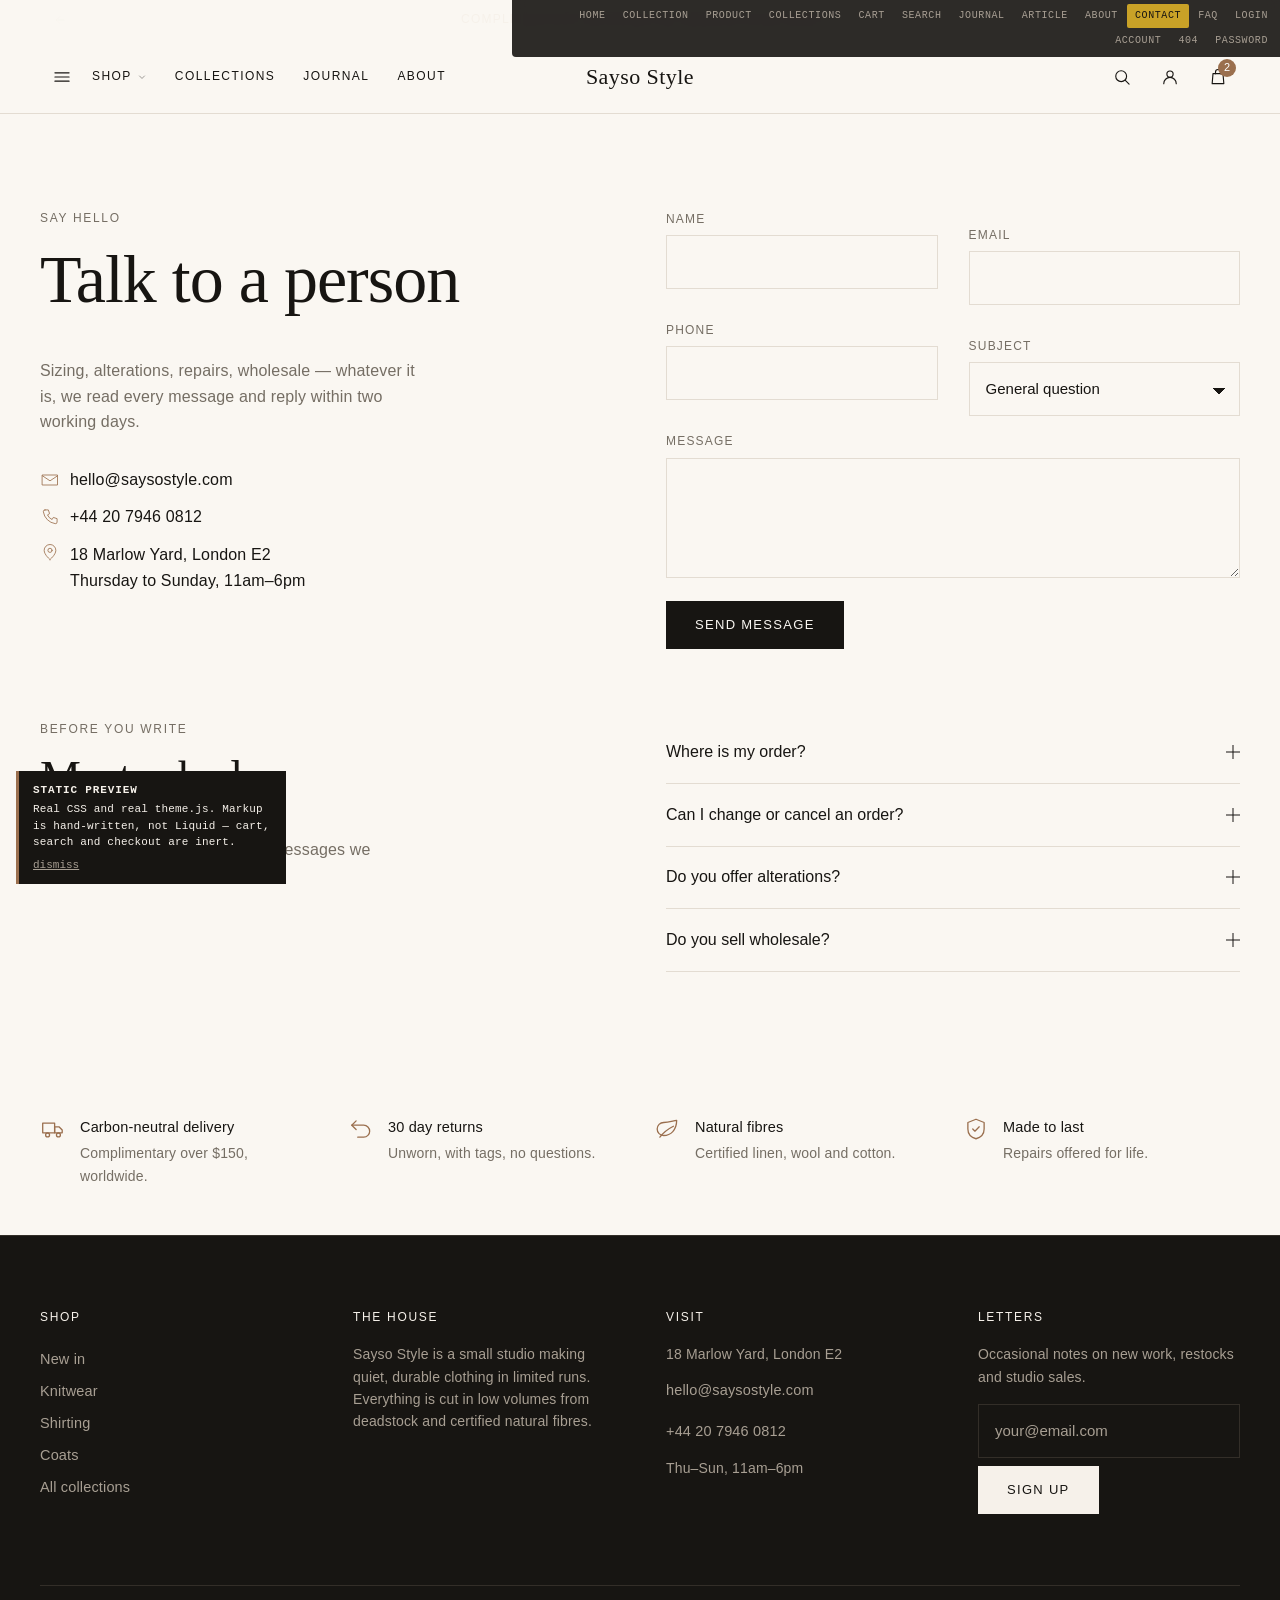
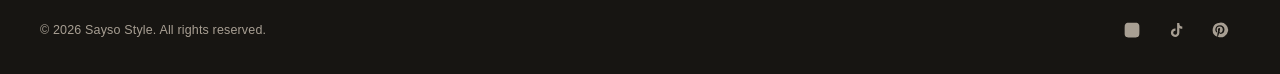
<file: preview/contact.html>
<!doctype html>
<html class="no-js" lang="en">
  <head>
    <meta charset="utf-8">
    <meta name="viewport" content="width=device-width,initial-scale=1,viewport-fit=cover">
    <title>Contact — Sayso Style preview</title>
    <link rel="stylesheet" href="../assets/base.css">
    <link rel="stylesheet" href="../assets/animations.css">
    <link rel="stylesheet" href="../assets/components.css">
    <link rel="stylesheet" href="preview.css">
  </head>

  <body class="template-page btn-square labels-upper">
    <a class="skip-link btn" href="#MainContent">Skip to content</a>

    <main id="MainContent" class="main" tabindex="-1">
      <section class="section scheme-light" style="padding-top:96px;padding-bottom:72px;">
        <div class="page-width">
          <div class="split" style="align-items:start;">
            <div class="split__content" data-reveal="rise">
              <span class="eyebrow">Say hello</span>
              <h1>Talk to a person</h1>
              <div class="rte text-muted" style="max-width:44ch;">
                <p>Sizing, alterations, repairs, wholesale — whatever it is, we read every message and reply within two working days.</p>
              </div>

              <div class="stack" style="gap:1.2rem;margin-top:1.6rem;">
                <a class="row" href="mailto:hello@saysostyle.com" style="gap:1rem;">
                  <span style="width:2rem;color:var(--c-accent);"><svg viewBox="0 0 24 24" fill="none" stroke="currentColor" stroke-linecap="round" stroke-linejoin="round" style="width:2rem;"><path d="M3 6h18v12H3z"/><path d="m3 7 9 6 9-6"/></svg></span>
                  <span>hello@saysostyle.com</span>
                </a>
                <a class="row" href="tel:+442079460812" style="gap:1rem;">
                  <span style="width:2rem;color:var(--c-accent);"><svg viewBox="0 0 24 24" fill="none" stroke="currentColor" stroke-linecap="round" stroke-linejoin="round" style="width:2rem;"><path d="M6 3.5h4l1.5 4.5-2.5 1.5a11 11 0 0 0 5.5 5.5l1.5-2.5 4.5 1.5v4a2 2 0 0 1-2.2 2A17 17 0 0 1 4 5.7 2 2 0 0 1 6 3.5Z"/></svg></span>
                  <span>+44 20 7946 0812</span>
                </a>
                <div class="row" style="gap:1rem;align-items:flex-start;">
                  <span style="width:2rem;color:var(--c-accent);"><svg viewBox="0 0 24 24" fill="none" stroke="currentColor" stroke-linecap="round" stroke-linejoin="round" style="width:2rem;"><path d="M12 21s7-5.5 7-11a7 7 0 1 0-14 0c0 5.5 7 11 7 11Z"/><circle cx="12" cy="10" r="2.5"/></svg></span>
                  <span class="rte"><p>18 Marlow Yard, London E2<br>Thursday to Sunday, 11am–6pm</p></span>
                </div>
              </div>
            </div>

            <div data-reveal="rise">
              <form class="stack" onsubmit="return false;">
                <div class="grid grid--2">
                  <div class="field"><label class="field__label" for="CN">Name</label><input id="CN" class="input" type="text" autocomplete="name"></div>
                  <div class="field"><label class="field__label" for="CEm">Email</label><input id="CEm" class="input" type="email" autocomplete="email" required></div>
                </div>
                <div class="grid grid--2">
                  <div class="field"><label class="field__label" for="CP">Phone</label><input id="CP" class="input" type="tel" autocomplete="tel"></div>
                  <div class="field">
                    <label class="field__label" for="CS">Subject</label>
                    <select id="CS" class="select">
                      <option>General question</option>
                      <option>Order or delivery</option>
                      <option>Returns</option>
                      <option>Sizing and fit</option>
                      <option>Repairs</option>
                      <option>Wholesale</option>
                      <option>Press</option>
                    </select>
                  </div>
                </div>
                <div class="field"><label class="field__label" for="CM">Message</label><textarea id="CM" class="textarea" required></textarea></div>
                <button class="btn" type="submit" style="align-self:flex-start;">Send message</button>
              </form>
            </div>
          </div>
        </div>
      </section>

      <section class="section scheme-light" style="padding-top:0;padding-bottom:96px;">
        <div class="page-width">
          <div class="split" style="align-items:start;">
            <div class="split__content" style="position:sticky;top:calc(var(--header-height) + 3rem);" data-reveal="rise">
              <span class="eyebrow">Before you write</span>
              <h2>Most asked</h2>
              <div class="rte text-muted" style="max-width:40ch;"><p>These four cover about half the messages we get.</p></div>
            </div>
            <accordion-element data-single="true" data-reveal-group>
              <div class="accordion" data-reveal="rise">
                <button class="accordion__summary" type="button" aria-expanded="false"><span>Where is my order?</span><span class="accordion__icon" aria-hidden="true"></span></button>
                <div class="accordion__panel"><div><div class="accordion__content rte"><p>You will have a tracking link in your dispatch email. If it has been more than five working days since that email, send us the order number and we will chase it.</p></div></div></div>
              </div>
              <div class="accordion" data-reveal="rise">
                <button class="accordion__summary" type="button" aria-expanded="false"><span>Can I change or cancel an order?</span><span class="accordion__icon" aria-hidden="true"></span></button>
                <div class="accordion__panel"><div><div class="accordion__content rte"><p>Yes, if it has not shipped. Email us with the order number as soon as you can and we will catch it before it leaves the studio.</p></div></div></div>
              </div>
              <div class="accordion" data-reveal="rise">
                <button class="accordion__summary" type="button" aria-expanded="false"><span>Do you offer alterations?</span><span class="accordion__icon" aria-hidden="true"></span></button>
                <div class="accordion__panel"><div><div class="accordion__content rte"><p>We shorten sleeves and hems on tailoring at no charge within the first year. Send the piece back with a note and your preferred measurement.</p></div></div></div>
              </div>
              <div class="accordion" data-reveal="rise">
                <button class="accordion__summary" type="button" aria-expanded="false"><span>Do you sell wholesale?</span><span class="accordion__icon" aria-hidden="true"></span></button>
                <div class="accordion__panel"><div><div class="accordion__content rte"><p>To a small number of stockists each season. Use the wholesale subject above and tell us about your shop.</p></div></div></div>
              </div>
            </accordion-element>
          </div>
        </div>
      </section>
    </main>

    <script src="preview-chrome.js" defer></script>
    <script src="../assets/theme.js" defer></script>
  </body>
</html>
</file>
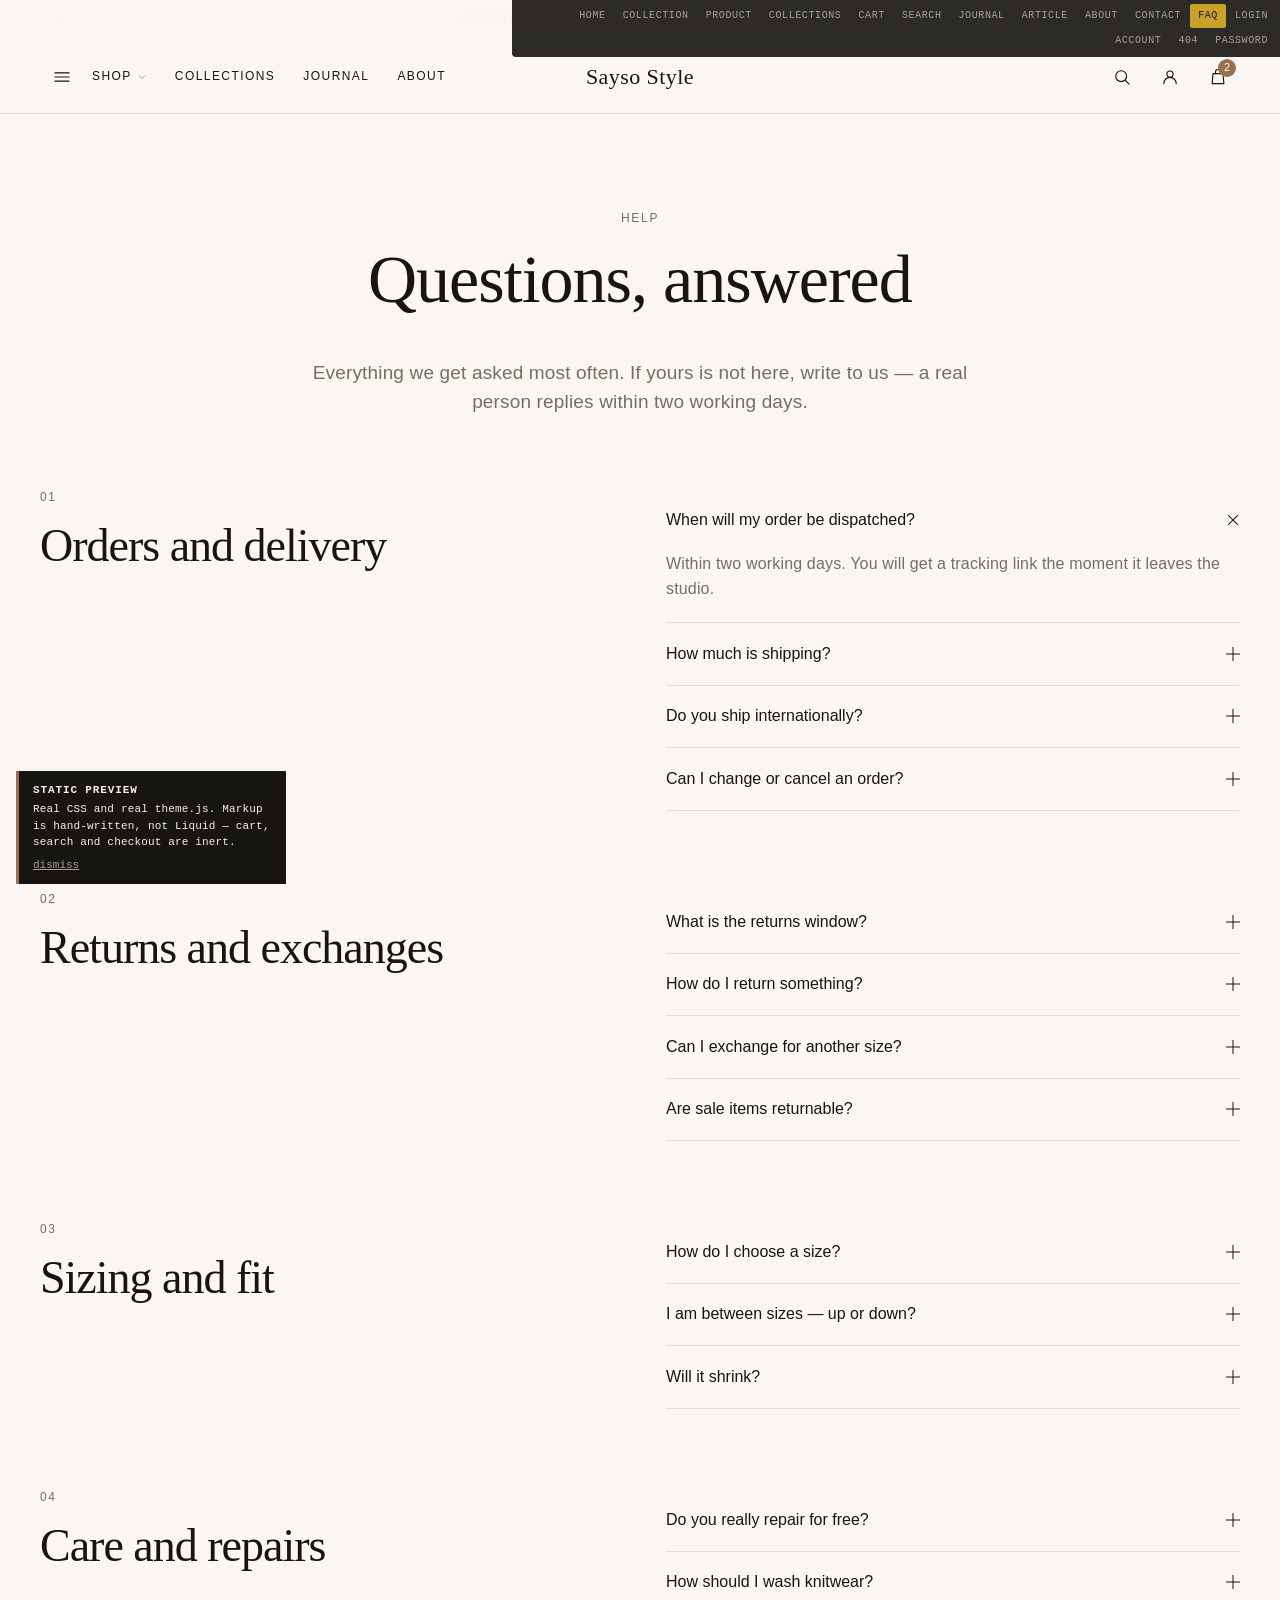
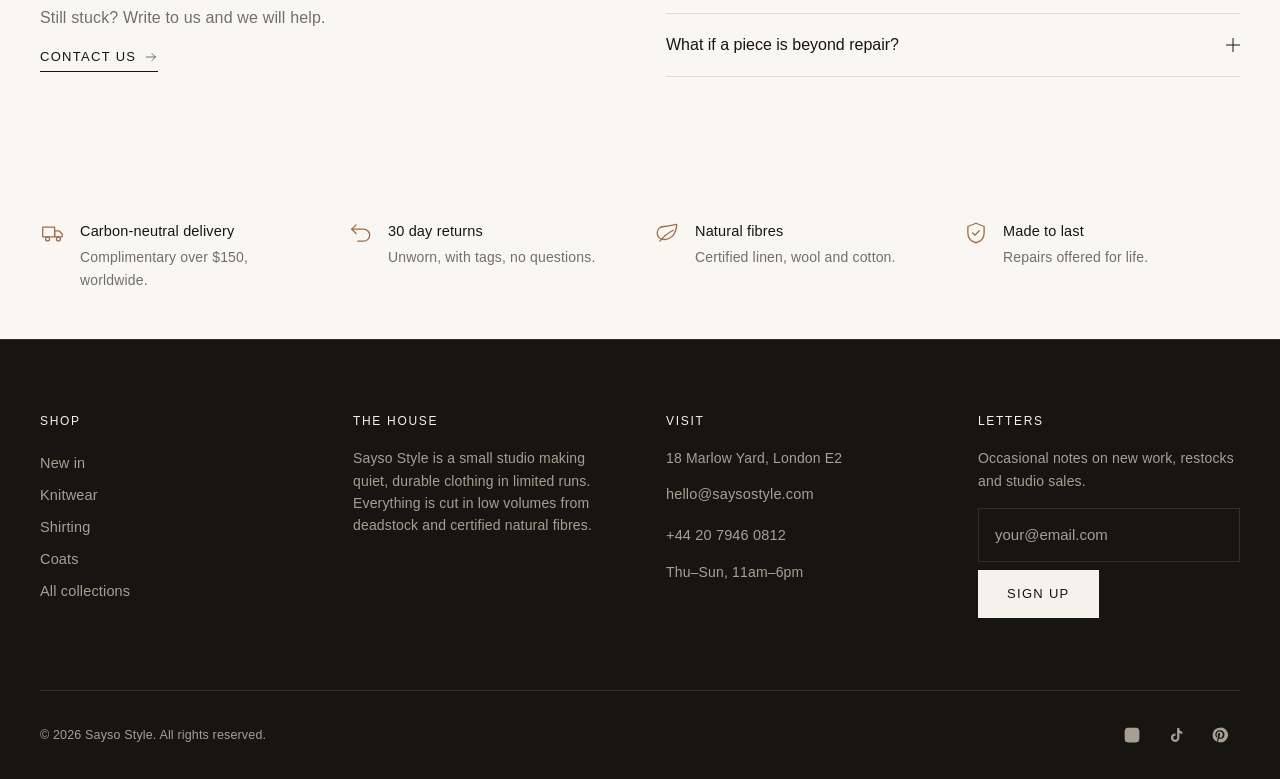
<file: preview/faq.html>
<!doctype html>
<html class="no-js" lang="en">
  <head>
    <meta charset="utf-8">
    <meta name="viewport" content="width=device-width,initial-scale=1,viewport-fit=cover">
    <title>FAQ — Sayso Style preview</title>
    <link rel="stylesheet" href="../assets/base.css">
    <link rel="stylesheet" href="../assets/animations.css">
    <link rel="stylesheet" href="../assets/components.css">
    <link rel="stylesheet" href="preview.css">
  </head>

  <body class="template-page btn-square labels-upper">
    <a class="skip-link btn" href="#MainContent">Skip to content</a>

    <main id="MainContent" class="main" tabindex="-1">
      <section class="section scheme-light" style="padding-top:96px;padding-bottom:32px;">
        <div class="page-width page-width--narrow text-center">
          <div class="stack" style="gap:1.6rem;align-items:center;" data-reveal-group>
            <span class="eyebrow" data-reveal="rise">Help</span>
            <h1 data-reveal="rise">Questions, answered</h1>
            <div class="rte text-lg text-muted" data-reveal="rise">
              <p>Everything we get asked most often. If yours is not here, write to us — a real person replies within two working days.</p>
            </div>
          </div>
        </div>
      </section>

      <!-- 01 Orders -->
      <section class="section scheme-light" style="padding-top:40px;padding-bottom:40px;">
        <div class="page-width">
          <div class="split" style="align-items:start;">
            <div class="split__content" style="position:sticky;top:calc(var(--header-height) + 3rem);" data-reveal="rise">
              <span class="eyebrow">01</span>
              <h2>Orders and delivery</h2>
            </div>
            <accordion-element data-single="true" data-reveal-group>
              <div class="accordion is-open" data-reveal="rise">
                <button class="accordion__summary" type="button" aria-expanded="true"><span>When will my order be dispatched?</span><span class="accordion__icon" aria-hidden="true"></span></button>
                <div class="accordion__panel"><div><div class="accordion__content rte"><p>Within two working days. You will get a tracking link the moment it leaves the studio.</p></div></div></div>
              </div>
              <div class="accordion" data-reveal="rise">
                <button class="accordion__summary" type="button" aria-expanded="false"><span>How much is shipping?</span><span class="accordion__icon" aria-hidden="true"></span></button>
                <div class="accordion__panel"><div><div class="accordion__content rte"><p>Complimentary on orders over $150. Below that it is a flat rate calculated at checkout, and it is always carbon-offset at our cost.</p></div></div></div>
              </div>
              <div class="accordion" data-reveal="rise">
                <button class="accordion__summary" type="button" aria-expanded="false"><span>Do you ship internationally?</span><span class="accordion__icon" aria-hidden="true"></span></button>
                <div class="accordion__panel"><div><div class="accordion__content rte"><p>Yes, worldwide. Duties for orders outside the UK and EU are collected at checkout so nothing is owed on delivery.</p></div></div></div>
              </div>
              <div class="accordion" data-reveal="rise">
                <button class="accordion__summary" type="button" aria-expanded="false"><span>Can I change or cancel an order?</span><span class="accordion__icon" aria-hidden="true"></span></button>
                <div class="accordion__panel"><div><div class="accordion__content rte"><p>If it has not shipped, yes. Email your order number as soon as you can and we will catch it.</p></div></div></div>
              </div>
            </accordion-element>
          </div>
        </div>
      </section>

      <!-- 02 Returns -->
      <section class="section scheme-light" style="padding-top:40px;padding-bottom:40px;">
        <div class="page-width">
          <div class="split" style="align-items:start;">
            <div class="split__content" style="position:sticky;top:calc(var(--header-height) + 3rem);" data-reveal="rise">
              <span class="eyebrow">02</span>
              <h2>Returns and exchanges</h2>
            </div>
            <accordion-element data-single="true" data-reveal-group>
              <div class="accordion" data-reveal="rise">
                <button class="accordion__summary" type="button" aria-expanded="false"><span>What is the returns window?</span><span class="accordion__icon" aria-hidden="true"></span></button>
                <div class="accordion__panel"><div><div class="accordion__content rte"><p>Thirty days from delivery, unworn and with tags attached. Underwear and pierced jewellery are the only exceptions.</p></div></div></div>
              </div>
              <div class="accordion" data-reveal="rise">
                <button class="accordion__summary" type="button" aria-expanded="false"><span>How do I return something?</span><span class="accordion__icon" aria-hidden="true"></span></button>
                <div class="accordion__panel"><div><div class="accordion__content rte"><p>Use the label in your parcel, or request one from your account page. Refunds land on the original payment method within five working days of arrival.</p></div></div></div>
              </div>
              <div class="accordion" data-reveal="rise">
                <button class="accordion__summary" type="button" aria-expanded="false"><span>Can I exchange for another size?</span><span class="accordion__icon" aria-hidden="true"></span></button>
                <div class="accordion__panel"><div><div class="accordion__content rte"><p>Yes. Note the size you want on the returns slip and we will reserve it while your parcel is in transit.</p></div></div></div>
              </div>
              <div class="accordion" data-reveal="rise">
                <button class="accordion__summary" type="button" aria-expanded="false"><span>Are sale items returnable?</span><span class="accordion__icon" aria-hidden="true"></span></button>
                <div class="accordion__panel"><div><div class="accordion__content rte"><p>Everything except final-sale pieces, which are marked clearly on the product page.</p></div></div></div>
              </div>
            </accordion-element>
          </div>
        </div>
      </section>

      <!-- 03 Fit -->
      <section class="section scheme-light" style="padding-top:40px;padding-bottom:40px;">
        <div class="page-width">
          <div class="split" style="align-items:start;">
            <div class="split__content" style="position:sticky;top:calc(var(--header-height) + 3rem);" data-reveal="rise">
              <span class="eyebrow">03</span>
              <h2>Sizing and fit</h2>
            </div>
            <accordion-element data-single="true" data-reveal-group>
              <div class="accordion" data-reveal="rise">
                <button class="accordion__summary" type="button" aria-expanded="false"><span>How do I choose a size?</span><span class="accordion__icon" aria-hidden="true"></span></button>
                <div class="accordion__panel"><div><div class="accordion__content rte"><p>Every product page lists flat garment measurements in centimetres, plus the height and size of the model. Compare against a piece you already own and love.</p></div></div></div>
              </div>
              <div class="accordion" data-reveal="rise">
                <button class="accordion__summary" type="button" aria-expanded="false"><span>I am between sizes — up or down?</span><span class="accordion__icon" aria-hidden="true"></span></button>
                <div class="accordion__panel"><div><div class="accordion__content rte"><p>Down in knitwear, up in outerwear. Shirting is cut generously, so most people take their usual size.</p></div></div></div>
              </div>
              <div class="accordion" data-reveal="rise">
                <button class="accordion__summary" type="button" aria-expanded="false"><span>Will it shrink?</span><span class="accordion__icon" aria-hidden="true"></span></button>
                <div class="accordion__panel"><div><div class="accordion__content rte"><p>Our natural fibres are pre-washed, so shrinkage is minimal if you follow the care label. Cold wash, dry flat, never tumble.</p></div></div></div>
              </div>
            </accordion-element>
          </div>
        </div>
      </section>

      <!-- 04 Care -->
      <section class="section scheme-light" style="padding-top:40px;padding-bottom:96px;">
        <div class="page-width">
          <div class="split" style="align-items:start;">
            <div class="split__content" style="position:sticky;top:calc(var(--header-height) + 3rem);" data-reveal="rise">
              <span class="eyebrow">04</span>
              <h2>Care and repairs</h2>
              <div class="rte text-muted" style="max-width:40ch;"><p>Still stuck? Write to us and we will help.</p></div>
              <a class="link-arrow" href="contact.html">Contact us<svg viewBox="0 0 24 24" fill="none" stroke="currentColor" stroke-linecap="round" stroke-linejoin="round"><path d="M4 12h15.5M13.5 6l6 6-6 6"/></svg></a>
            </div>
            <accordion-element data-single="true" data-reveal-group>
              <div class="accordion" data-reveal="rise">
                <button class="accordion__summary" type="button" aria-expanded="false"><span>Do you really repair for free?</span><span class="accordion__icon" aria-hidden="true"></span></button>
                <div class="accordion__panel"><div><div class="accordion__content rte"><p>Yes. Seams, buttons, zips, moth holes — for as long as you own the piece. You cover postage to us, we cover everything else.</p></div></div></div>
              </div>
              <div class="accordion" data-reveal="rise">
                <button class="accordion__summary" type="button" aria-expanded="false"><span>How should I wash knitwear?</span><span class="accordion__icon" aria-hidden="true"></span></button>
                <div class="accordion__panel"><div><div class="accordion__content rte"><p>Rarely. Air it between wears, spot-clean marks, and hand wash cool once or twice a season. Dry flat, away from radiators.</p></div></div></div>
              </div>
              <div class="accordion" data-reveal="rise">
                <button class="accordion__summary" type="button" aria-expanded="false"><span>What if a piece is beyond repair?</span><span class="accordion__icon" aria-hidden="true"></span></button>
                <div class="accordion__panel"><div><div class="accordion__content rte"><p>Send it back anyway. We take it apart for patch stock and offer you a credit towards a replacement.</p></div></div></div>
              </div>
            </accordion-element>
          </div>
        </div>
      </section>
    </main>

    <script src="preview-chrome.js" defer></script>
    <script src="../assets/theme.js" defer></script>
  </body>
</html>
</file>
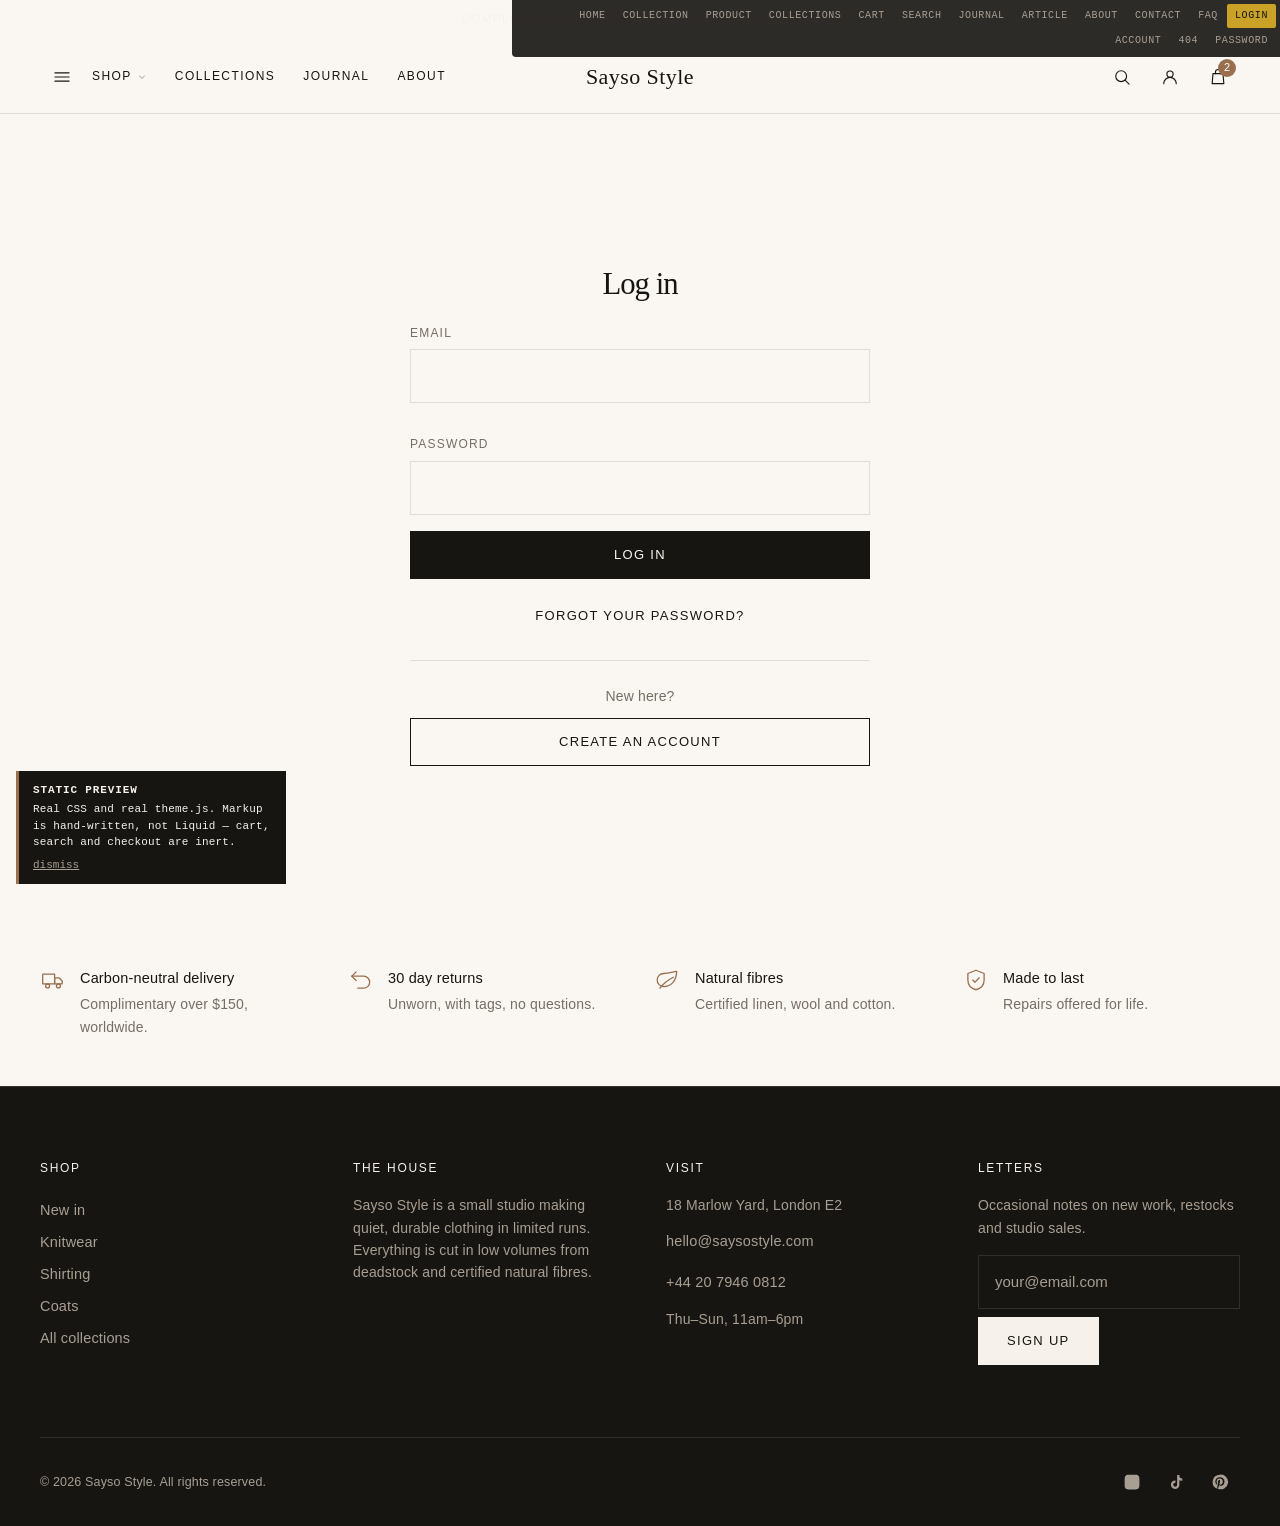
<file: preview/login.html>
<!doctype html>
<html class="no-js" lang="en">
  <head>
    <meta charset="utf-8">
    <meta name="viewport" content="width=device-width,initial-scale=1,viewport-fit=cover">
    <title>Log in — Sayso Style preview</title>
    <link rel="stylesheet" href="../assets/base.css">
    <link rel="stylesheet" href="../assets/animations.css">
    <link rel="stylesheet" href="../assets/components.css">
    <link rel="stylesheet" href="preview.css">
  </head>

  <body class="template-customers-login btn-square labels-upper">
    <a class="skip-link btn" href="#MainContent">Skip to content</a>

    <main id="MainContent" class="main" tabindex="-1">
      <section class="section">
        <div class="page-width">
          <div class="auth-card" data-reveal-group>
            <h1 class="h3 text-center" data-reveal="rise">Log in</h1>

            <form class="stack" style="margin-top:2.4rem;" onsubmit="return false;">
              <div class="field">
                <label class="field__label" for="LoginEmail">Email</label>
                <input id="LoginEmail" class="input" type="email" autocomplete="email" required>
              </div>
              <div class="field">
                <label class="field__label" for="LoginPassword">Password</label>
                <input id="LoginPassword" class="input" type="password" autocomplete="current-password" required>
              </div>
              <a class="btn btn--full" href="account.html">Log in</a>
              <button class="btn btn--ghost" type="button">Forgot your password?</button>
            </form>

            <hr style="margin-block:2.4rem;">

            <div class="text-center stack" style="gap:1rem;">
              <span class="text-muted text-sm">New here?</span>
              <a class="btn btn--secondary btn--full" href="login.html">Create an account</a>
            </div>
          </div>
        </div>
      </section>
    </main>

    <script src="preview-chrome.js" defer></script>
    <script src="../assets/theme.js" defer></script>
  </body>
</html>
</file>
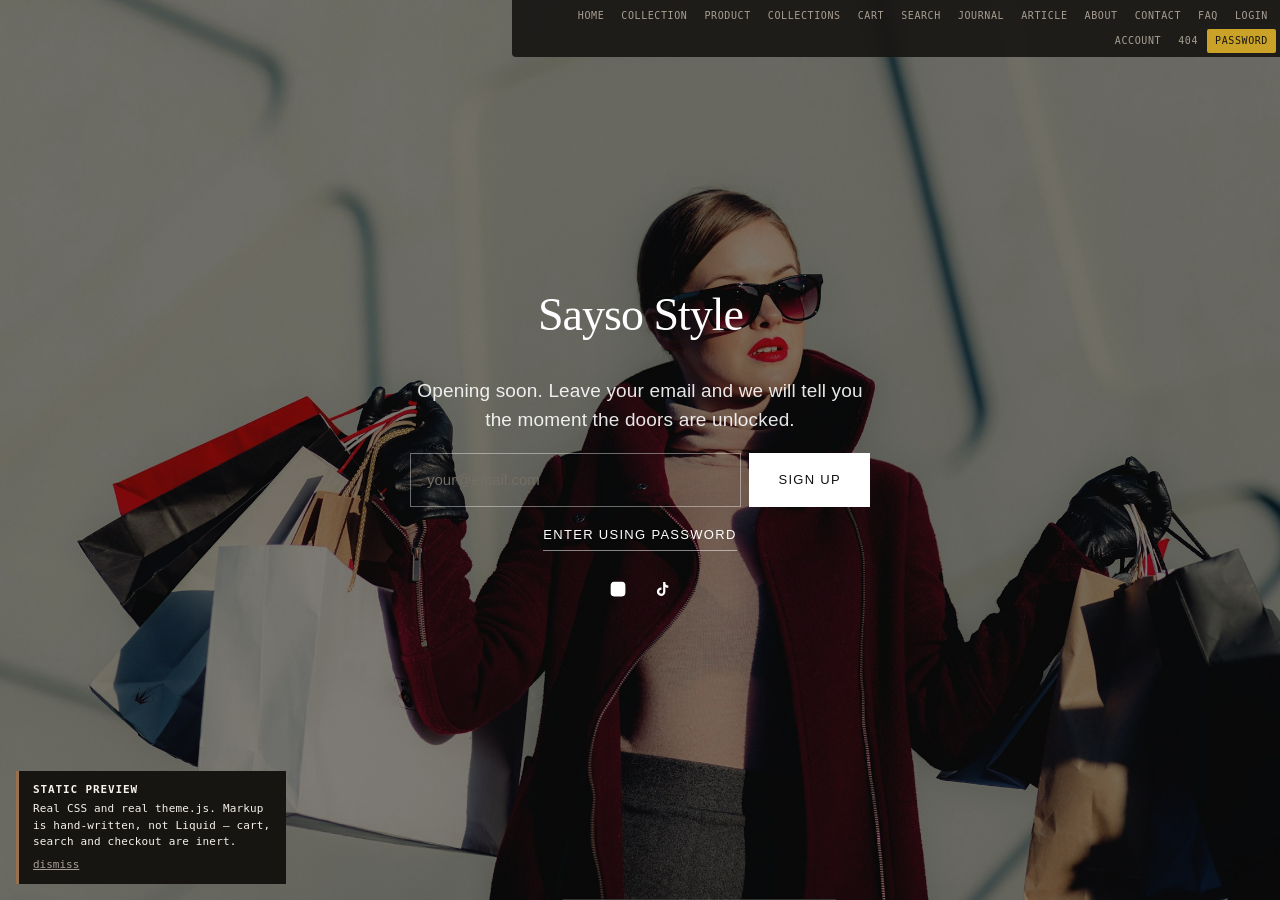
<file: preview/password.html>
<!doctype html>
<html class="no-js" lang="en">
  <head>
    <meta charset="utf-8">
    <meta name="viewport" content="width=device-width,initial-scale=1,viewport-fit=cover">
    <title>Password — Sayso Style preview</title>
    <link rel="stylesheet" href="../assets/base.css">
    <link rel="stylesheet" href="../assets/animations.css">
    <link rel="stylesheet" href="../assets/components.css">
    <link rel="stylesheet" href="preview.css">
    <style>
      /* The real password page uses layout/password.liquid, which has no
         header or footer. Hide the shared chrome so this matches. */
      .announcement,
      sticky-header,
      .site-footer,
      .site-footer + *,
      body > section.section--flush {
        display: none !important;
      }
    </style>
  </head>

  <body class="template-password btn-square labels-upper">
    <main id="MainContent" class="main" tabindex="-1">
      <section class="password-page">
        <div class="password-page__media">
          <img src="../assets/hero-3.jpg" alt="Sayso Style" width="2400" height="1600" fetchpriority="high">
        </div>

        <div class="password-page__inner" data-reveal-group>
          <h1 class="h2" data-reveal="rise">Sayso Style</h1>
          <div class="rte text-lg" data-reveal="rise" style="opacity:.9;">
            <p>Opening soon. Leave your email and we will tell you the moment the doors are unlocked.</p>
          </div>

          <form class="newsletter-form" style="justify-content:center;" onsubmit="return false;">
            <label class="visually-hidden" for="PwEmail">Email address</label>
            <input id="PwEmail" class="input" type="email" placeholder="your@email.com" style="border-color:rgba(255,255,255,.4);color:#fff;">
            <button class="btn" type="submit" style="--btn-bg:#fff;--btn-fg:#111;--btn-border:#fff;">Sign up</button>
          </form>

          <button class="link-arrow" type="button" data-modal-open="PasswordModal" style="border-bottom-color:rgba(255,255,255,.5);">
            Enter using password
          </button>

          <ul class="social-list">
            <li><a href="#" aria-label="Instagram"><svg viewBox="0 0 24 24" aria-hidden="true"><path d="M12 2.2c3.2 0 3.6 0 4.9.07 1.2.05 1.8.25 2.2.42.6.22 1 .48 1.4.9.4.4.7.8.9 1.4.2.4.4 1 .4 2.2.1 1.3.1 1.7.1 4.9s0 3.6-.1 4.9c0 1.2-.2 1.8-.4 2.2-.2.6-.5 1-.9 1.4-.4.4-.8.7-1.4.9-.4.2-1 .4-2.2.4-1.3.1-1.7.1-4.9.1s-3.6 0-4.9-.1c-1.2 0-1.8-.2-2.2-.4-.6-.2-1-.5-1.4-.9-.4-.4-.7-.8-.9-1.4-.2-.4-.4-1-.4-2.2C2.2 15.6 2.2 15.2 2.2 12s0-3.6.1-4.9c0-1.2.2-1.8.4-2.2.2-.6.5-1 .9-1.4.4-.4.8-.7 1.4-.9.4-.2 1-.4 2.2-.4C8.4 2.2 8.8 2.2 12 2.2Zm0 4.9a4.9 4.9 0 1 1 0 9.8 4.9 4.9 0 0 1 0-9.8Zm0 8.1a3.2 3.2 0 1 0 0-6.4 3.2 3.2 0 0 0 0 6.4Zm6.2-8.3a1.15 1.15 0 1 1-2.3 0 1.15 1.15 0 0 1 2.3 0Z"/></svg></a></li>
            <li><a href="#" aria-label="TikTok"><svg viewBox="0 0 24 24" aria-hidden="true"><path d="M16.5 2.5h-3v13.1a2.6 2.6 0 1 1-2.2-2.57v-3.05a5.65 5.65 0 1 0 5.2 5.62V9.2a6.6 6.6 0 0 0 3.9 1.26V7.4a3.75 3.75 0 0 1-3.9-3.6v-1.3Z"/></svg></a></li>
          </ul>
        </div>
      </section>
    </main>

    <modal-element id="PasswordModal" class="modal" aria-hidden="true">
      <div class="modal__panel" style="max-width:42rem;padding:3.2rem;">
        <button class="icon-btn" type="button" data-modal-close aria-label="Close" style="position:absolute;top:.8rem;right:.8rem;">
          <svg viewBox="0 0 24 24" fill="none" stroke="currentColor" stroke-linecap="round"><path d="m5.5 5.5 13 13M18.5 5.5l-13 13"/></svg>
        </button>
        <h2 class="h5" style="margin-bottom:1.6rem;">Enter using password</h2>
        <form class="stack" onsubmit="return false;">
          <div class="field">
            <label class="field__label" for="StorefrontPassword">Password</label>
            <input id="StorefrontPassword" class="input" type="password" placeholder="Your password">
          </div>
          <button class="btn btn--full" type="submit">Enter</button>
        </form>
        <p class="text-sm text-muted" style="margin-top:1.6rem;">Are you the store owner? <a href="#" class="link-underline">Log in here</a></p>
      </div>
    </modal-element>

    <script src="preview-chrome.js" defer></script>
    <script src="../assets/theme.js" defer></script>
  </body>
</html>
</file>
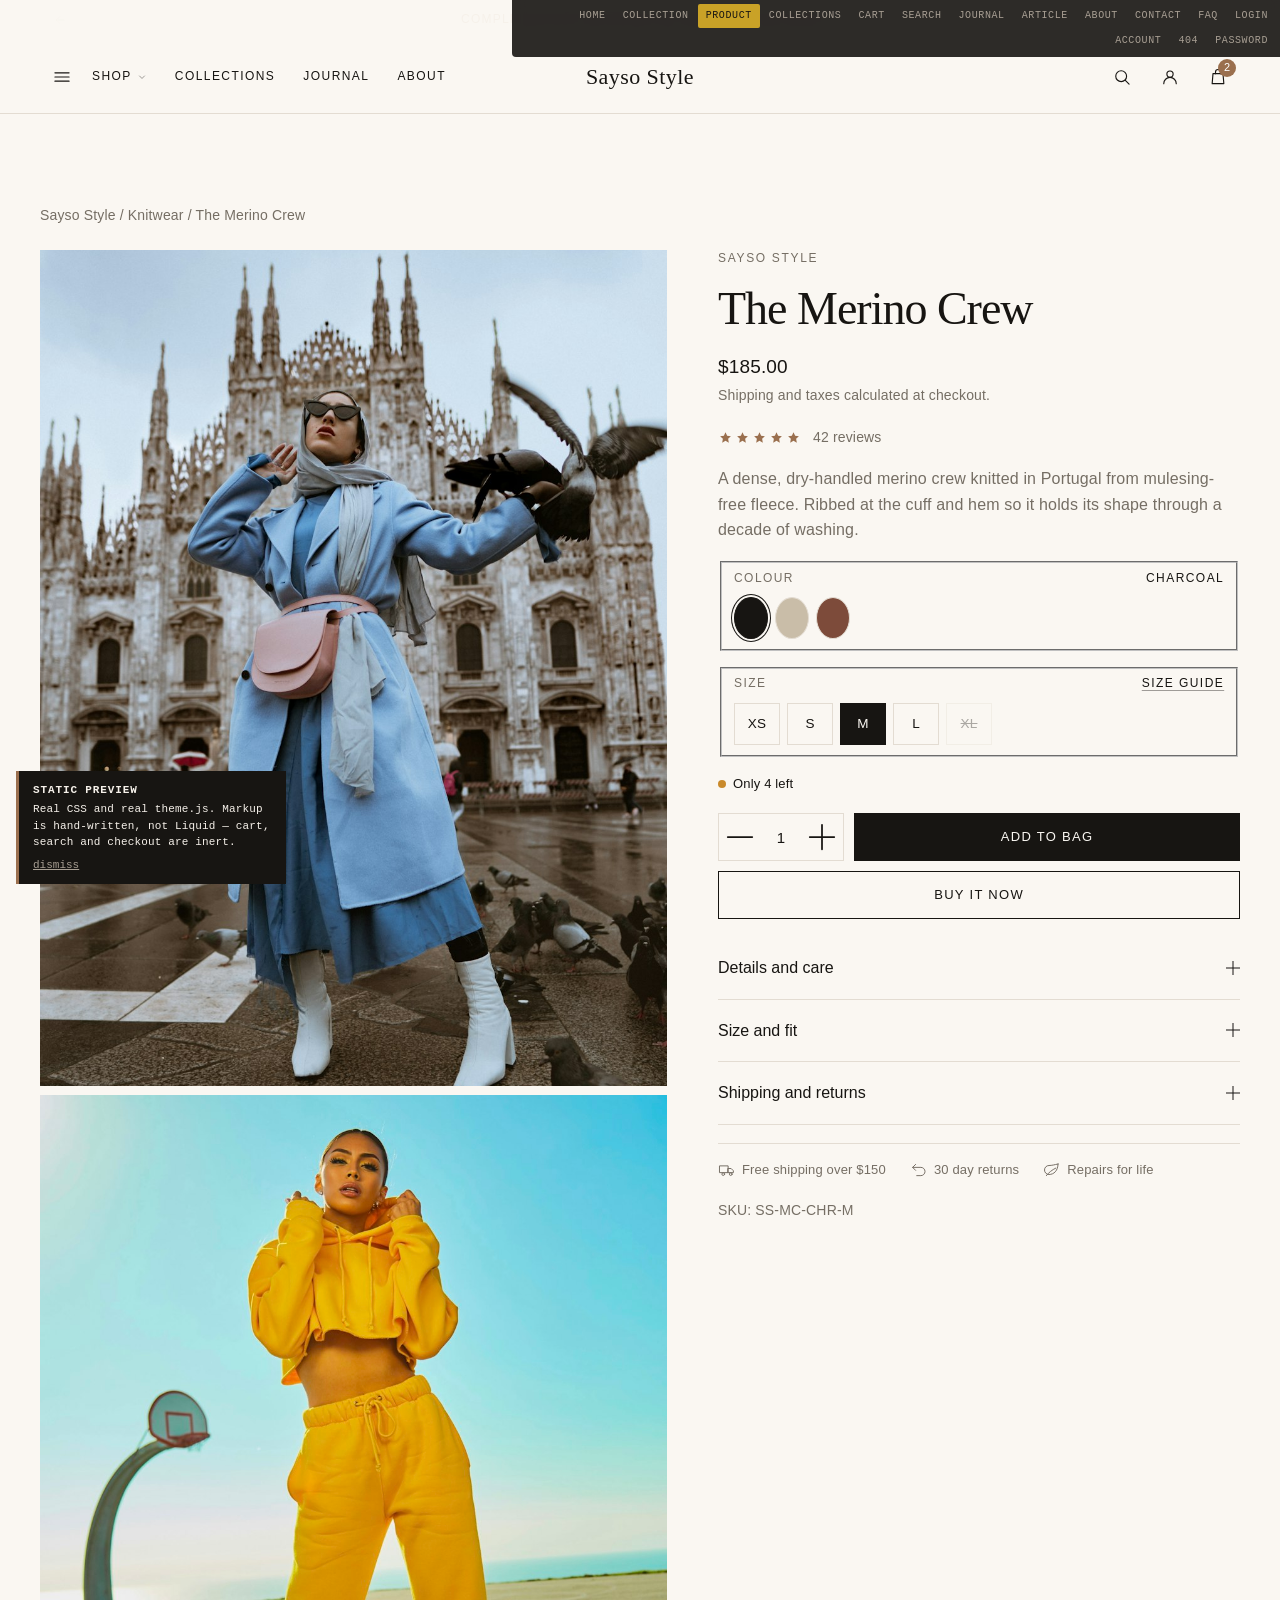
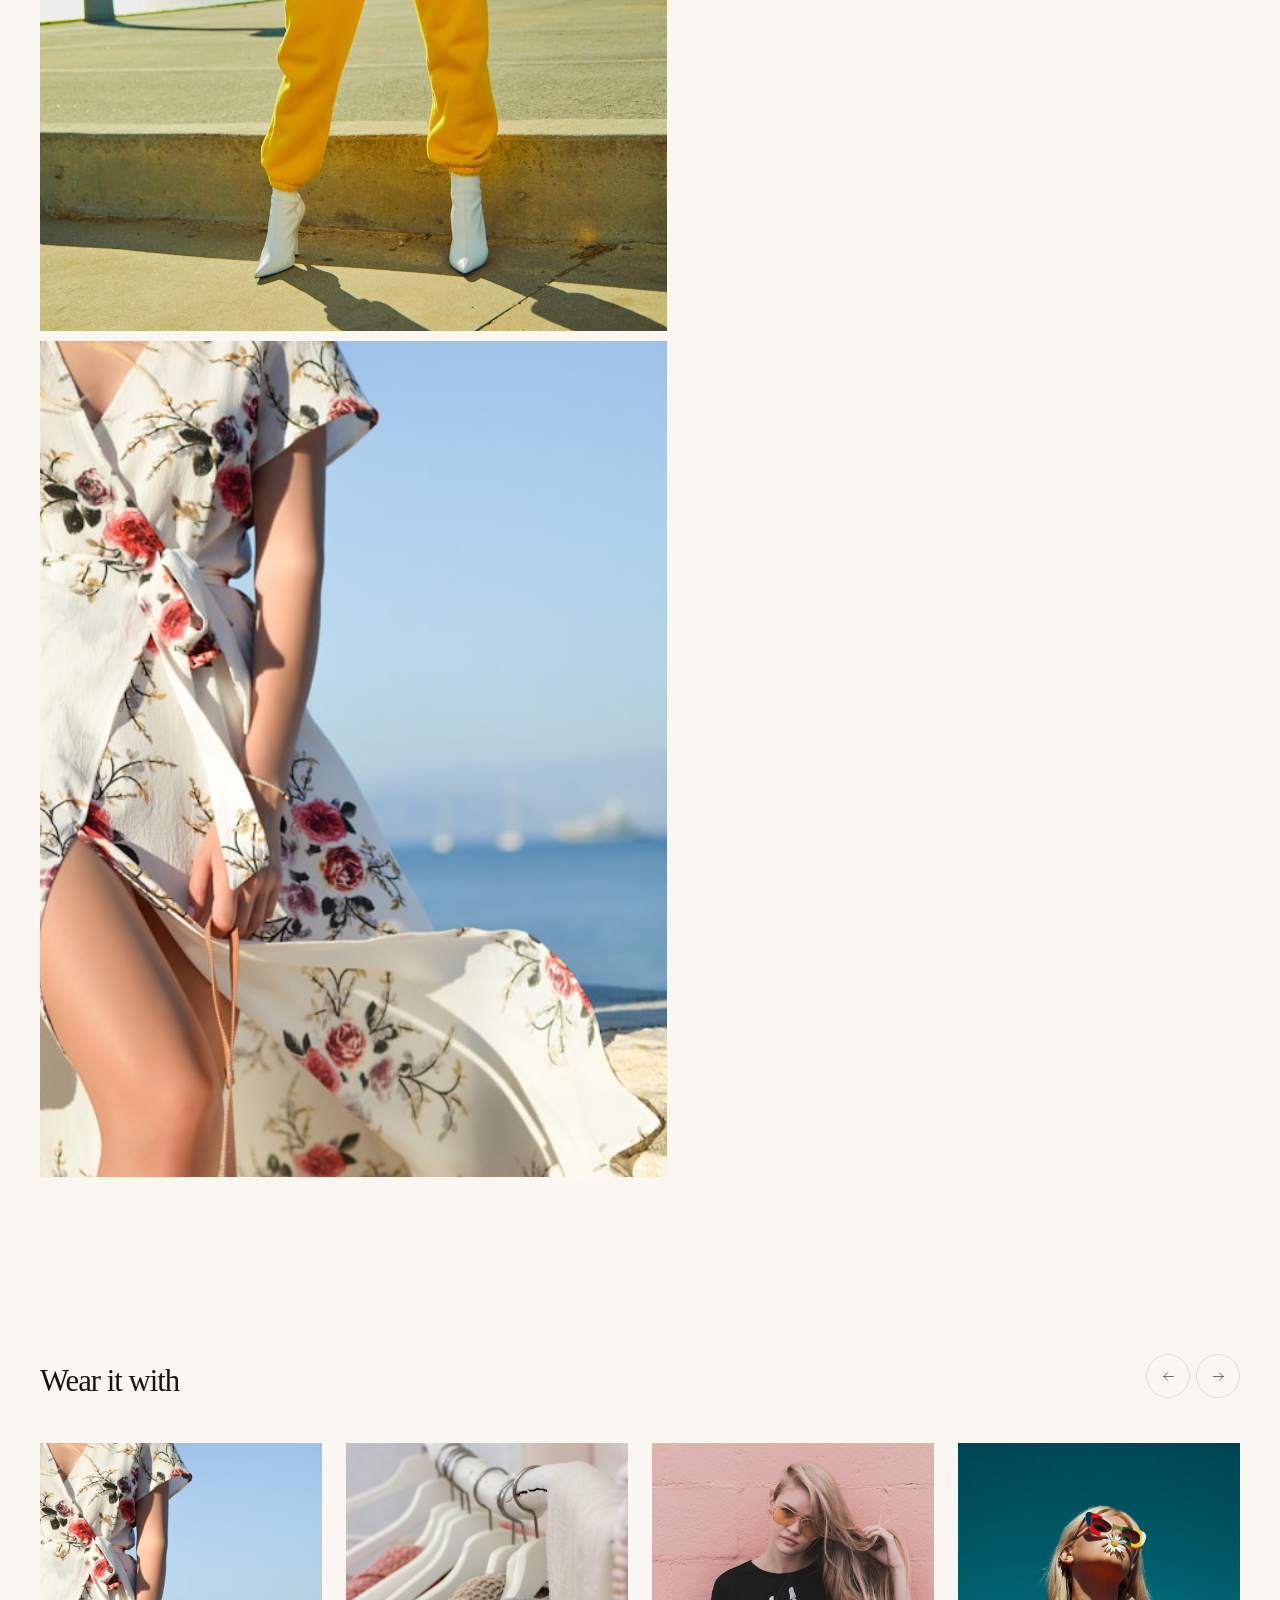
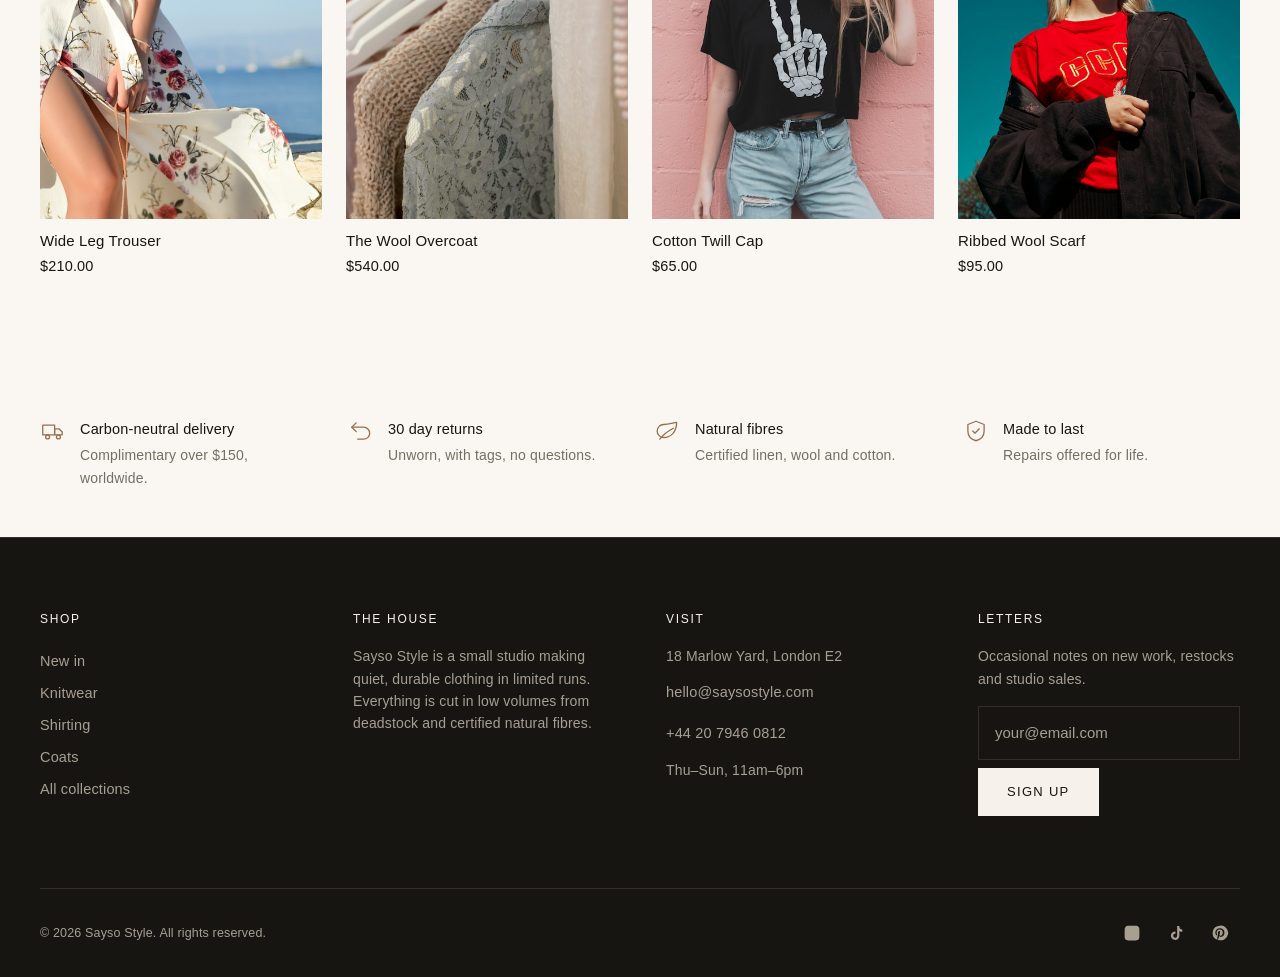
<file: preview/product.html>
<!doctype html>
<html class="no-js" lang="en">
  <head>
    <meta charset="utf-8">
    <meta name="viewport" content="width=device-width,initial-scale=1,viewport-fit=cover">
    <title>Product — Sayso Style preview</title>
    <link rel="stylesheet" href="../assets/base.css">
    <link rel="stylesheet" href="../assets/animations.css">
    <link rel="stylesheet" href="../assets/components.css">
    <link rel="stylesheet" href="preview.css">
  </head>

  <body class="template-product btn-square labels-upper">
    <a class="skip-link btn" href="#MainContent">Skip to content</a>

    <main id="MainContent" class="main" tabindex="-1">
      <section class="section">
        <div class="page-width">
          <nav class="text-sm text-muted" aria-label="Breadcrumb" style="margin-bottom:2.4rem;">
            <a class="hover-line" href="index.html">Sayso Style</a><span> / </span>
            <a class="hover-line" href="collection.html">Knitwear</a><span> / </span>
            <span>The Merino Crew</span>
          </nav>

          <div class="product">
            <!-- Gallery: stacked, matching the shipped default -->
            <div class="product__gallery" data-gallery="stacked">
              <div class="product__media media media--portrait" data-reveal="rise">
                <img src="../assets/gallery-2.jpg" alt="The Merino Crew" width="1400" height="1800">
              </div>
              <div class="product__media media media--portrait" data-reveal="rise">
                <img src="../assets/gallery-4.jpg" alt="The Merino Crew, detail" loading="lazy" width="1400" height="1800">
              </div>
              <div class="product__media media media--portrait" data-reveal="rise">
                <img src="../assets/gallery-6.jpg" alt="The Merino Crew, worn" loading="lazy" width="1400" height="1800">
              </div>
            </div>

            <!-- Info column -->
            <div class="product__info" data-reveal-group>
              <span class="eyebrow" data-reveal="rise">Sayso Style</span>
              <h1 class="product__title h2" data-reveal="rise">The Merino Crew</h1>

              <div class="product__price" data-reveal="rise">
                <div class="price"><span class="price__now">$185.00</span></div>
                <span class="text-sm text-muted">Shipping and taxes calculated at checkout.</span>
              </div>

              <div class="row" data-reveal="rise">
                <span class="stars" role="img" aria-label="5 out of 5 stars">
                  <svg viewBox="0 0 24 24"><path d="m12 3.5 2.6 5.6 6 .8-4.4 4.2 1.1 6.1-5.3-3-5.3 3 1.1-6.1L3.4 9.9l6-.8L12 3.5Z"/></svg>
                  <svg viewBox="0 0 24 24"><path d="m12 3.5 2.6 5.6 6 .8-4.4 4.2 1.1 6.1-5.3-3-5.3 3 1.1-6.1L3.4 9.9l6-.8L12 3.5Z"/></svg>
                  <svg viewBox="0 0 24 24"><path d="m12 3.5 2.6 5.6 6 .8-4.4 4.2 1.1 6.1-5.3-3-5.3 3 1.1-6.1L3.4 9.9l6-.8L12 3.5Z"/></svg>
                  <svg viewBox="0 0 24 24"><path d="m12 3.5 2.6 5.6 6 .8-4.4 4.2 1.1 6.1-5.3-3-5.3 3 1.1-6.1L3.4 9.9l6-.8L12 3.5Z"/></svg>
                  <svg viewBox="0 0 24 24"><path d="m12 3.5 2.6 5.6 6 .8-4.4 4.2 1.1 6.1-5.3-3-5.3 3 1.1-6.1L3.4 9.9l6-.8L12 3.5Z"/></svg>
                </span>
                <span class="text-sm text-muted">42 reviews</span>
              </div>

              <div class="rte text-muted" data-reveal="rise">
                <p>A dense, dry-handled merino crew knitted in Portugal from mulesing-free fleece. Ribbed at the cuff and hem so it holds its shape through a decade of washing.</p>
              </div>

              <!-- Variant picker -->
              <div class="stack" data-reveal="rise">
                <fieldset class="variant-group">
                  <legend class="visually-hidden">Colour</legend>
                  <div class="variant-group__head"><span>Colour</span><span class="variant-group__value">Charcoal</span></div>
                  <div class="variant-options">
                    <div class="variant-option variant-option--swatch">
                      <input type="radio" id="c1" name="colour" checked>
                      <label for="c1" style="--swatch:#2c2c2c;" title="Charcoal">Charcoal</label>
                    </div>
                    <div class="variant-option variant-option--swatch">
                      <input type="radio" id="c2" name="colour">
                      <label for="c2" style="--swatch:#c9bda8;" title="Oat">Oat</label>
                    </div>
                    <div class="variant-option variant-option--swatch">
                      <input type="radio" id="c3" name="colour">
                      <label for="c3" style="--swatch:#7d4b3a;" title="Chestnut">Chestnut</label>
                    </div>
                  </div>
                </fieldset>

                <fieldset class="variant-group">
                  <legend class="visually-hidden">Size</legend>
                  <div class="variant-group__head">
                    <span>Size</span>
                    <span class="variant-group__value"><a class="link-underline" href="faq.html">Size guide</a></span>
                  </div>
                  <div class="variant-options">
                    <div class="variant-option"><input type="radio" id="s1" name="size"><label for="s1">XS</label></div>
                    <div class="variant-option"><input type="radio" id="s2" name="size"><label for="s2">S</label></div>
                    <div class="variant-option"><input type="radio" id="s3" name="size" checked><label for="s3">M</label></div>
                    <div class="variant-option"><input type="radio" id="s4" name="size"><label for="s4">L</label></div>
                    <div class="variant-option"><input type="radio" id="s5" name="size" disabled><label for="s5">XL</label></div>
                  </div>
                </fieldset>
              </div>

              <span class="stock stock--low" data-reveal="rise">
                <span class="stock__dot pulse-dot"></span>
                Only 4 left
              </span>

              <!-- Buy -->
              <div class="product__buy" data-reveal="rise">
                <div class="product__buy-row">
                  <quantity-input class="qty">
                    <button type="button" name="minus" aria-label="Decrease quantity"><svg viewBox="0 0 24 24" fill="none" stroke="currentColor" stroke-linecap="round"><path d="M5 12h14"/></svg></button>
                    <input type="number" value="1" min="1">
                    <button type="button" name="plus" aria-label="Increase quantity"><svg viewBox="0 0 24 24" fill="none" stroke="currentColor" stroke-linecap="round"><path d="M12 5v14M5 12h14"/></svg></button>
                  </quantity-input>
                  <button class="btn" type="button" data-drawer-open="CartDrawer"><span>Add to bag</span></button>
                </div>
                <button class="btn btn--secondary btn--full" type="button">Buy it now</button>
              </div>

              <!-- Collapsibles -->
              <accordion-element data-single="false" data-reveal="rise">
                <div class="accordion">
                  <button class="accordion__summary" type="button" aria-expanded="false"><span>Details and care</span><span class="accordion__icon" aria-hidden="true"></span></button>
                  <div class="accordion__panel"><div><div class="accordion__content rte">
                    <ul><li>100% mulesing-free merino, 12 gauge</li><li>Knitted and finished outside Porto</li><li>Cold hand wash, dry flat, never tumble</li></ul>
                  </div></div></div>
                </div>
                <div class="accordion">
                  <button class="accordion__summary" type="button" aria-expanded="false"><span>Size and fit</span><span class="accordion__icon" aria-hidden="true"></span></button>
                  <div class="accordion__panel"><div><div class="accordion__content rte">
                    <p>Model is 178cm and wears a size M. Garment measurements are listed flat, in centimetres. Between sizes? Size down in knitwear.</p>
                  </div></div></div>
                </div>
                <div class="accordion">
                  <button class="accordion__summary" type="button" aria-expanded="false"><span>Shipping and returns</span><span class="accordion__icon" aria-hidden="true"></span></button>
                  <div class="accordion__panel"><div><div class="accordion__content rte">
                    <p>Dispatched within two working days. Complimentary shipping over $150. Thirty day returns on unworn pieces with tags attached.</p>
                  </div></div></div>
                </div>
              </accordion-element>

              <!-- Reassurance -->
              <div class="product__meta" data-reveal="rise">
                <span class="product__meta-item"><svg viewBox="0 0 24 24" fill="none" stroke="currentColor" stroke-linecap="round" stroke-linejoin="round"><path d="M2.5 6.5h11v9h-11z"/><path d="M13.5 10h4l3 3v2.5h-7z"/><circle cx="7" cy="17.5" r="1.8"/><circle cx="17" cy="17.5" r="1.8"/></svg>Free shipping over $150</span>
                <span class="product__meta-item"><svg viewBox="0 0 24 24" fill="none" stroke="currentColor" stroke-linecap="round" stroke-linejoin="round"><path d="M3.5 8.5h11a5.5 5.5 0 0 1 0 11H9"/><path d="m7.5 4.5-4 4 4 4"/></svg>30 day returns</span>
                <span class="product__meta-item"><svg viewBox="0 0 24 24" fill="none" stroke="currentColor" stroke-linecap="round" stroke-linejoin="round"><path d="M20 4c0 9-5.5 14-12 14a6 6 0 0 1 0-12c4 0 7-1 12-2Z"/><path d="M4.5 19.5C8 15 12 12 17 9.5"/></svg>Repairs for life</span>
              </div>

              <span class="text-sm text-muted" data-reveal="fade">SKU: SS-MC-CHR-M</span>
            </div>
          </div>
        </div>
      </section>

      <!-- Recommendations -->
      <section class="section scheme-light" style="padding-top:88px;padding-bottom:88px;">
        <div class="page-width">
          <div class="section-head" data-reveal="rise">
            <div class="section-head__text"><h2 class="h3">Wear it with</h2></div>
            <div class="carousel__nav">
              <button class="carousel__btn" type="button" data-carousel-prev aria-label="Previous"><svg viewBox="0 0 24 24" fill="none" stroke="currentColor" stroke-linecap="round" stroke-linejoin="round"><path d="M20 12H4.5M10.5 6l-6 6 6 6"/></svg></button>
              <button class="carousel__btn" type="button" data-carousel-next aria-label="Next"><svg viewBox="0 0 24 24" fill="none" stroke="currentColor" stroke-linecap="round" stroke-linejoin="round"><path d="M4 12h15.5M13.5 6l6 6-6 6"/></svg></button>
            </div>
          </div>
          <carousel-element class="carousel">
            <div class="carousel__track" data-carousel-track data-reveal-group>
              <div class="card" data-reveal="rise"><a class="card__media media media--portrait zoom-media" href="product.html" tabindex="-1" aria-hidden="true"><img class="card__img" src="../assets/gallery-6.jpg" alt="" loading="lazy" width="900" height="1200"><div class="card__quick"><button type="button" class="btn btn--small btn--full">Quick add</button></div></a><div class="card__info"><h3 class="card__title"><a class="card__link" href="product.html">Wide Leg Trouser</a></h3><div class="price"><span class="price__now">$210.00</span></div></div></div>
              <div class="card" data-reveal="rise"><a class="card__media media media--portrait zoom-media" href="product.html" tabindex="-1" aria-hidden="true"><img class="card__img" src="../assets/gallery-8.jpg" alt="" loading="lazy" width="900" height="1200"></a><div class="card__info"><h3 class="card__title"><a class="card__link" href="product.html">The Wool Overcoat</a></h3><div class="price"><span class="price__now">$540.00</span></div></div></div>
              <div class="card" data-reveal="rise"><a class="card__media media media--portrait zoom-media" href="product.html" tabindex="-1" aria-hidden="true"><img class="card__img" src="../assets/gallery-5.jpg" alt="" loading="lazy" width="900" height="1200"><div class="card__quick"><button type="button" class="btn btn--small btn--full">Quick add</button></div></a><div class="card__info"><h3 class="card__title"><a class="card__link" href="product.html">Cotton Twill Cap</a></h3><div class="price"><span class="price__now">$65.00</span></div></div></div>
              <div class="card" data-reveal="rise"><a class="card__media media media--portrait zoom-media" href="product.html" tabindex="-1" aria-hidden="true"><img class="card__img" src="../assets/gallery-3.jpg" alt="" loading="lazy" width="900" height="1200"><div class="card__quick"><button type="button" class="btn btn--small btn--full">Quick add</button></div></a><div class="card__info"><h3 class="card__title"><a class="card__link" href="product.html">Ribbed Wool Scarf</a></h3><div class="price"><span class="price__now">$95.00</span></div></div></div>
            </div>
          </carousel-element>
        </div>
      </section>
    </main>

    <script src="preview-chrome.js" defer></script>
    <script src="../assets/theme.js" defer></script>
  </body>
</html>
</file>
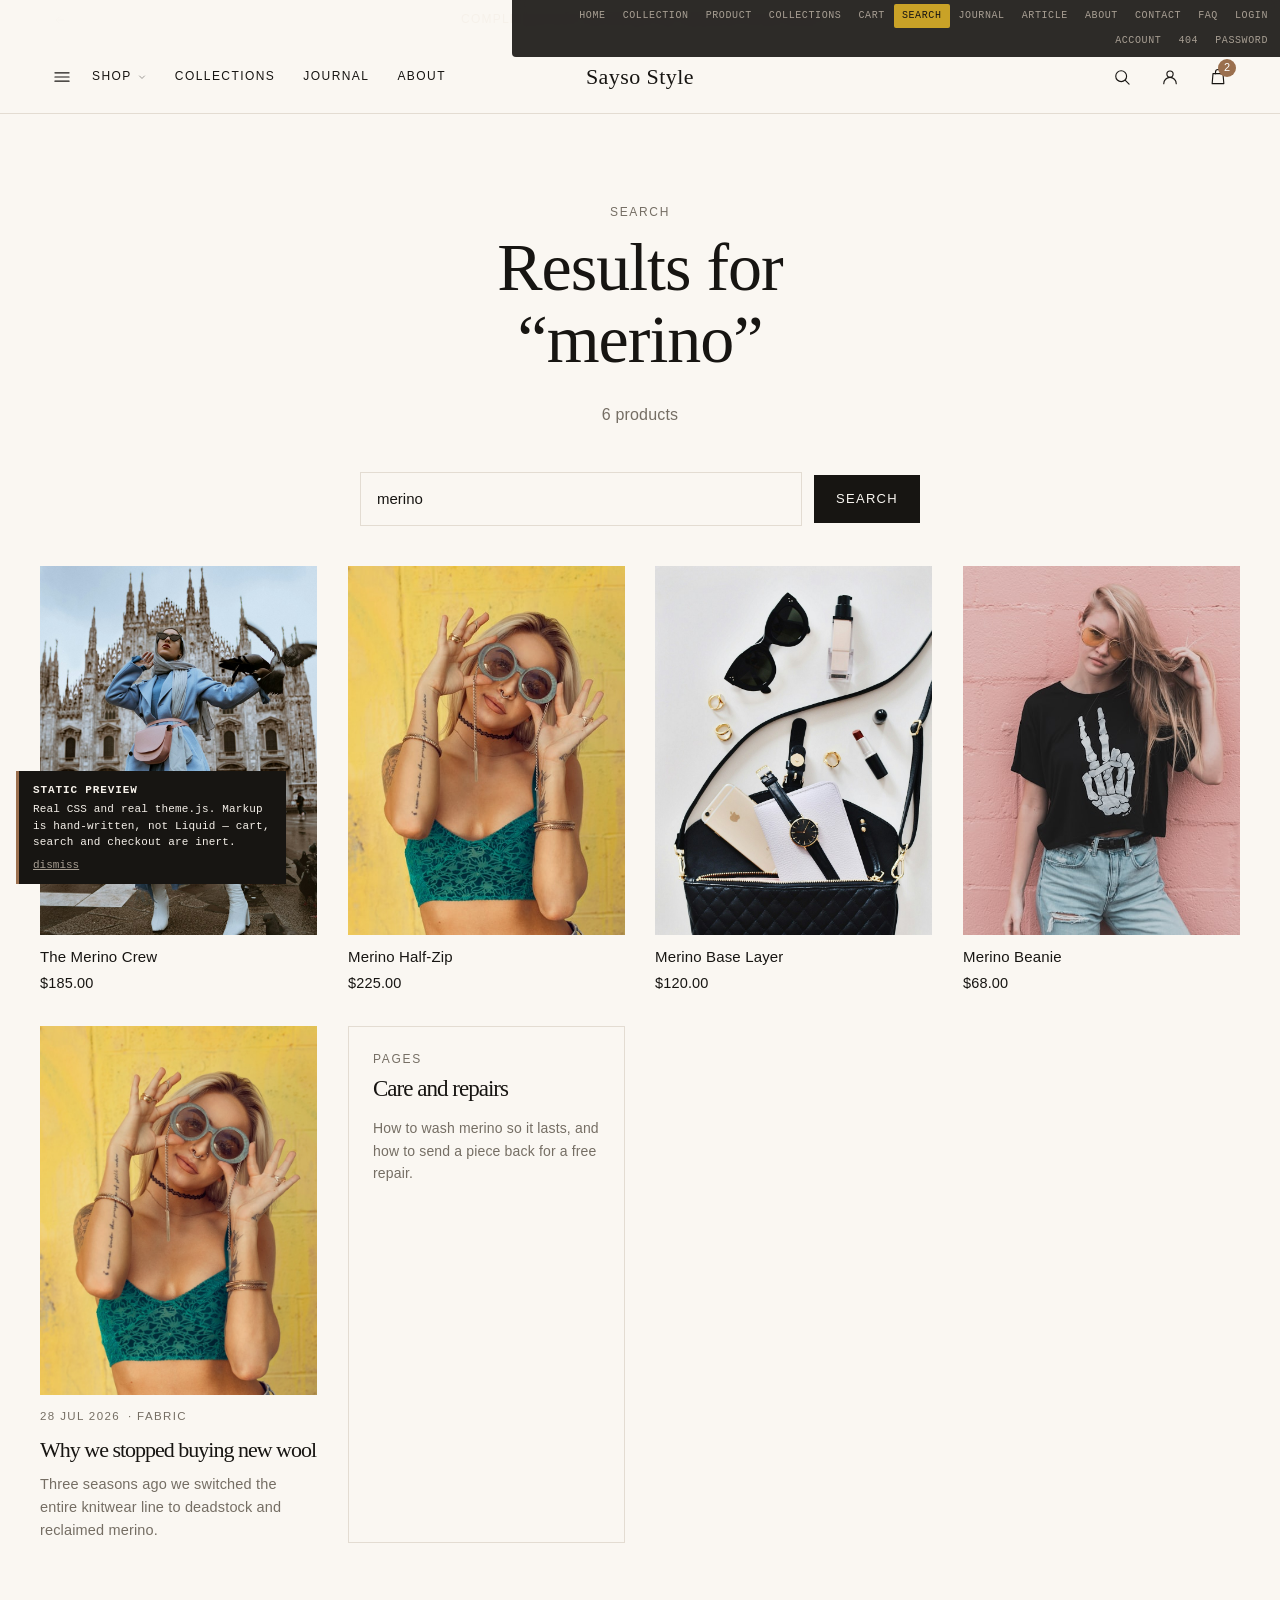
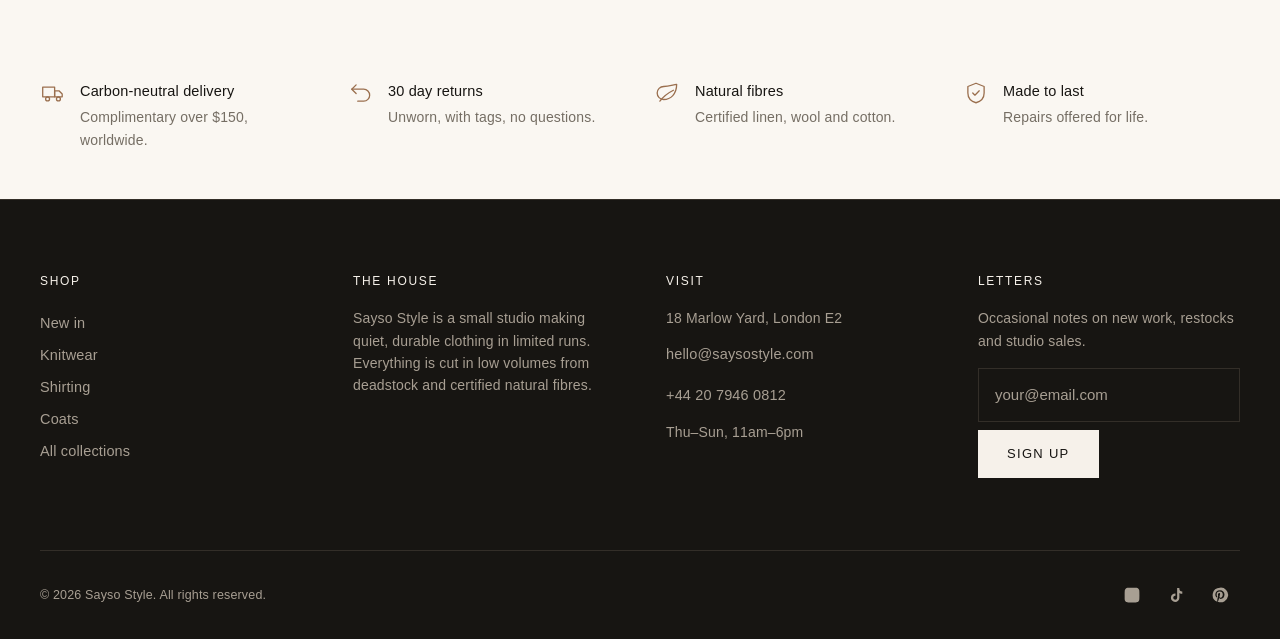
<file: preview/search.html>
<!doctype html>
<html class="no-js" lang="en">
  <head>
    <meta charset="utf-8">
    <meta name="viewport" content="width=device-width,initial-scale=1,viewport-fit=cover">
    <title>Search — Sayso Style preview</title>
    <link rel="stylesheet" href="../assets/base.css">
    <link rel="stylesheet" href="../assets/animations.css">
    <link rel="stylesheet" href="../assets/components.css">
    <link rel="stylesheet" href="preview.css">
  </head>

  <body class="template-search btn-square labels-upper">
    <a class="skip-link btn" href="#MainContent">Skip to content</a>

    <main id="MainContent" class="main" tabindex="-1">
      <section class="section">
        <div class="page-width">
          <div class="section-head section-head--center" data-reveal="rise">
            <div class="section-head__text">
              <span class="eyebrow">Search</span>
              <h1>Results for &ldquo;merino&rdquo;</h1>
              <p class="text-muted" style="margin-top:.8rem;">6 products</p>
            </div>
          </div>

          <form class="row" style="max-width:56rem;margin:0 auto 4rem;" onsubmit="return false;">
            <label class="visually-hidden" for="SearchPageInput">Search</label>
            <input id="SearchPageInput" class="input" type="search" value="merino" placeholder="Search products, journals, pages">
            <button class="btn" type="submit">Search</button>
          </form>

          <div class="grid grid--4" data-reveal-group>
            <div class="card" data-reveal="rise"><a class="card__media media media--portrait zoom-media" href="product.html" tabindex="-1" aria-hidden="true"><img class="card__img" src="../assets/gallery-2.jpg" alt="" loading="lazy" width="900" height="1200"><div class="card__quick"><button type="button" class="btn btn--small btn--full">Quick add</button></div></a><div class="card__info"><h3 class="card__title"><a class="card__link" href="product.html">The Merino Crew</a></h3><div class="price"><span class="price__now">$185.00</span></div></div></div>
            <div class="card" data-reveal="rise"><a class="card__media media media--portrait zoom-media" href="product.html" tabindex="-1" aria-hidden="true"><img class="card__img" src="../assets/gallery-1.jpg" alt="" loading="lazy" width="900" height="1200"><div class="card__quick"><button type="button" class="btn btn--small btn--full">Quick add</button></div></a><div class="card__info"><h3 class="card__title"><a class="card__link" href="product.html">Merino Half-Zip</a></h3><div class="price"><span class="price__now">$225.00</span></div></div></div>
            <div class="card" data-reveal="rise"><a class="card__media media media--portrait zoom-media" href="product.html" tabindex="-1" aria-hidden="true"><img class="card__img" src="../assets/gallery-7.jpg" alt="" loading="lazy" width="900" height="1200"><div class="card__quick"><button type="button" class="btn btn--small btn--full">Quick add</button></div></a><div class="card__info"><h3 class="card__title"><a class="card__link" href="product.html">Merino Base Layer</a></h3><div class="price"><span class="price__now">$120.00</span></div></div></div>
            <div class="card" data-reveal="rise"><a class="card__media media media--portrait zoom-media" href="product.html" tabindex="-1" aria-hidden="true"><img class="card__img" src="../assets/gallery-5.jpg" alt="" loading="lazy" width="900" height="1200"><div class="card__quick"><button type="button" class="btn btn--small btn--full">Quick add</button></div></a><div class="card__info"><h3 class="card__title"><a class="card__link" href="product.html">Merino Beanie</a></h3><div class="price"><span class="price__now">$68.00</span></div></div></div>

            <article class="article-card" data-reveal="rise">
              <a class="article-card__media media media--portrait zoom-media" href="article.html" tabindex="-1" aria-hidden="true"><img src="../assets/blog-1.jpg" alt="" loading="lazy" width="900" height="1200"></a>
              <div class="article-card__meta"><time datetime="2026-07-28">28 Jul 2026</time><span>· Fabric</span></div>
              <h3 class="article-card__title"><a href="article.html" class="hover-line">Why we stopped buying new wool</a></h3>
              <p class="article-card__excerpt">Three seasons ago we switched the entire knitwear line to deadstock and reclaimed merino.</p>
            </article>

            <a href="faq.html" class="stack" data-reveal="rise" style="gap:.8rem;padding:2.4rem;border:1px solid var(--c-line);border-radius:var(--radius);">
              <span class="eyebrow">Pages</span>
              <h3 class="h4">Care and repairs</h3>
              <p class="text-muted text-sm">How to wash merino so it lasts, and how to send a piece back for a free repair.</p>
            </a>
          </div>
        </div>
      </section>
    </main>

    <script src="preview-chrome.js" defer></script>
    <script src="../assets/theme.js" defer></script>
  </body>
</html>
</file>
<file: assets/base.css>
/* ==========================================================================
   Sayso Style — base
   Reset, typography, layout primitives, buttons, forms.
   ========================================================================== */

*,
*::before,
*::after {
  box-sizing: border-box;
}

html {
  -webkit-text-size-adjust: 100%;
  scroll-behavior: smooth;
  scroll-padding-top: calc(var(--header-height) + 16px);
}

body {
  margin: 0;
  background-color: var(--c-bg);
  color: var(--c-fg);
  font-family: var(--font-body);
  font-weight: var(--font-body-weight);
  font-style: var(--font-body-style);
  font-size: calc(1.6rem * var(--body-scale));
  line-height: 1.6;
  letter-spacing: 0.01em;
  -webkit-font-smoothing: antialiased;
  -moz-osx-font-smoothing: grayscale;
  overflow-x: hidden;
}

html {
  font-size: 62.5%;
}

img,
svg,
video,
iframe {
  max-width: 100%;
  height: auto;
  display: block;
}

button,
input,
select,
textarea {
  font: inherit;
  color: inherit;
}

button {
  background: none;
  border: 0;
  padding: 0;
  cursor: pointer;
}

a {
  color: inherit;
  text-decoration: none;
}

ul,
ol {
  margin: 0;
  padding: 0;
  list-style: none;
}

hr {
  border: 0;
  border-top: 1px solid var(--c-line);
  margin: 0;
}

/* --------------------------------------------------------------- Typography */

h1,
h2,
h3,
h4,
h5,
h6,
.h0,
.h1,
.h2,
.h3,
.h4,
.h5 {
  font-family: var(--font-heading);
  font-weight: var(--font-heading-weight);
  font-style: var(--font-heading-style);
  letter-spacing: var(--heading-tracking);
  line-height: 1.06;
  margin: 0 0 0.4em;
  text-wrap: balance;
}

.h0 {
  font-size: calc(clamp(4.4rem, 8.5vw, 11rem) * var(--heading-scale));
  line-height: 0.94;
}
h1,
.h1 {
  font-size: calc(clamp(3.6rem, 5.4vw, 6.8rem) * var(--heading-scale));
}
h2,
.h2 {
  font-size: calc(clamp(2.8rem, 3.6vw, 4.6rem) * var(--heading-scale));
}
h3,
.h3 {
  font-size: calc(clamp(2.2rem, 2.4vw, 3.2rem) * var(--heading-scale));
}
h4,
.h4 {
  font-size: calc(clamp(1.9rem, 1.8vw, 2.4rem) * var(--heading-scale));
}
h5,
.h5 {
  font-size: calc(1.7rem * var(--heading-scale));
}

p {
  margin: 0 0 1.2em;
}
p:last-child {
  margin-bottom: 0;
}

.rte a,
.link-underline {
  text-decoration: underline;
  text-underline-offset: 0.25em;
  text-decoration-thickness: 1px;
  text-decoration-color: color-mix(in srgb, var(--c-fg) 40%, transparent);
  transition: text-decoration-color var(--duration-fast) var(--ease);
}
.rte a:hover,
.link-underline:hover {
  text-decoration-color: var(--c-fg);
}

.rte > :last-child {
  margin-bottom: 0;
}
.rte h1,
.rte h2,
.rte h3,
.rte h4 {
  margin-top: 1.2em;
}
.rte img {
  margin: 2rem 0;
  border-radius: var(--radius);
}
.rte ul,
.rte ol {
  margin: 0 0 1.2em 1.6em;
  list-style: disc;
}
.rte ol {
  list-style: decimal;
}
.rte li {
  margin-bottom: 0.4em;
}
.rte blockquote {
  margin: 2.4rem 0;
  padding-left: 2.4rem;
  border-left: 2px solid var(--c-accent);
  font-family: var(--font-heading);
  font-size: 2.2rem;
  line-height: 1.4;
}
.rte table {
  width: 100%;
  border-collapse: collapse;
  margin-bottom: 1.6em;
}
.rte th,
.rte td {
  border: 1px solid var(--c-line);
  padding: 1rem 1.2rem;
  text-align: left;
}

.eyebrow,
.label {
  font-size: 1.2rem;
  letter-spacing: 0.14em;
  color: var(--c-muted);
  font-family: var(--font-body);
  line-height: 1.4;
}
.labels-upper .eyebrow,
.labels-upper .label {
  text-transform: uppercase;
}

.text-muted {
  color: var(--c-muted);
}
.text-center {
  text-align: center;
}
.text-lg {
  font-size: calc(1.9rem * var(--body-scale));
  line-height: 1.55;
}
.text-sm {
  font-size: 1.4rem;
}

/* ------------------------------------------------------------------- Layout */

.page-width {
  width: 100%;
  max-width: var(--page-width);
  margin-inline: auto;
  padding-inline: 2rem;
}
.page-width--narrow {
  max-width: 760px;
}
.page-width--mid {
  max-width: 1080px;
}
.page-width--full {
  max-width: none;
  padding-inline: 0;
}

@media screen and (min-width: 750px) {
  .page-width {
    padding-inline: 4rem;
  }
}

.section {
  padding-block: clamp(4.8rem, 7vw, 10rem);
}
.section--tight {
  padding-block: clamp(3.2rem, 4vw, 5.6rem);
}
.section--flush {
  padding-block: 0;
}

.main > .shopify-section + .shopify-section {
  margin-top: var(--section-gap);
}

.grid {
  display: grid;
  gap: clamp(1.6rem, 2.4vw, 3.2rem);
}
.grid--2 {
  grid-template-columns: repeat(2, 1fr);
}
.grid--3 {
  grid-template-columns: repeat(2, 1fr);
}
.grid--4 {
  grid-template-columns: repeat(2, 1fr);
}
.grid--5 {
  grid-template-columns: repeat(2, 1fr);
}

@media screen and (min-width: 750px) {
  .grid--3 {
    grid-template-columns: repeat(3, 1fr);
  }
  .grid--4 {
    grid-template-columns: repeat(4, 1fr);
  }
  .grid--5 {
    grid-template-columns: repeat(5, 1fr);
  }
}

.stack {
  display: flex;
  flex-direction: column;
  gap: 1.6rem;
}
.row {
  display: flex;
  align-items: center;
  gap: 1.2rem;
}
.row--between {
  justify-content: space-between;
}
.row--wrap {
  flex-wrap: wrap;
}

.section-head {
  display: flex;
  flex-wrap: wrap;
  align-items: flex-end;
  justify-content: space-between;
  gap: 1.6rem 3.2rem;
  margin-bottom: clamp(2.4rem, 3.5vw, 4.8rem);
}
.section-head--center {
  flex-direction: column;
  align-items: center;
  text-align: center;
}
.section-head__text {
  max-width: 60ch;
}
.section-head h2 {
  margin-bottom: 0;
}
.section-head .eyebrow {
  margin-bottom: 1rem;
  display: block;
}

/* ------------------------------------------------------------------ Buttons */

.btn {
  --btn-bg: var(--c-fg);
  --btn-fg: var(--c-bg);
  --btn-border: var(--c-fg);
  position: relative;
  display: inline-flex;
  align-items: center;
  justify-content: center;
  gap: 0.8rem;
  min-height: 4.8rem;
  padding: 1.2rem 2.8rem;
  border: 1px solid var(--btn-border);
  border-radius: var(--btn-radius);
  background-color: var(--btn-bg);
  color: var(--btn-fg);
  font-size: 1.3rem;
  letter-spacing: 0.1em;
  line-height: 1.2;
  text-align: center;
  cursor: pointer;
  overflow: hidden;
  isolation: isolate;
  transition: color var(--duration-fast) var(--ease), border-color var(--duration-fast) var(--ease),
    background-color var(--duration-fast) var(--ease);
}
.labels-upper .btn {
  text-transform: uppercase;
}

.btn::after {
  content: '';
  position: absolute;
  inset: 0;
  z-index: -1;
  background-color: var(--c-bg);
  transform: scaleY(0);
  transform-origin: bottom;
  transition: transform var(--duration-fast) var(--ease-out-expo);
}
.btn:hover::after {
  transform: scaleY(1);
  transform-origin: top;
}
.btn:hover {
  color: var(--c-fg);
}

.btn--secondary {
  --btn-bg: transparent;
  --btn-fg: var(--c-fg);
  --btn-border: var(--c-fg);
}
.btn--secondary::after {
  background-color: var(--c-fg);
}
.btn--secondary:hover {
  color: var(--c-bg);
}

.btn--ghost {
  --btn-bg: transparent;
  --btn-fg: var(--c-fg);
  --btn-border: transparent;
  padding-inline: 0;
  min-height: auto;
}
.btn--ghost::after {
  display: none;
}
.btn--ghost:hover {
  color: var(--c-accent);
}

.btn--full {
  width: 100%;
}
.btn--small {
  min-height: 3.8rem;
  padding: 0.8rem 1.8rem;
  font-size: 1.2rem;
}
.btn[disabled],
.btn[aria-disabled='true'] {
  opacity: 0.45;
  pointer-events: none;
}

.link-arrow {
  display: inline-flex;
  align-items: center;
  gap: 0.8rem;
  font-size: 1.3rem;
  letter-spacing: 0.1em;
  padding-bottom: 0.4rem;
  border-bottom: 1px solid currentColor;
}
.labels-upper .link-arrow {
  text-transform: uppercase;
}
.link-arrow svg {
  width: 1.4rem;
  transition: transform var(--duration-fast) var(--ease);
}
.link-arrow:hover svg {
  transform: translateX(0.4rem);
}

/* -------------------------------------------------------------------- Forms */

.field {
  position: relative;
  display: block;
}
.field + .field {
  margin-top: 1.6rem;
}

.input,
.select,
.textarea {
  width: 100%;
  min-height: 4.8rem;
  padding: 1.4rem 1.6rem;
  background-color: transparent;
  border: 1px solid var(--c-line);
  border-radius: var(--btn-radius);
  color: var(--c-fg);
  font-size: 1.5rem;
  transition: border-color var(--duration-fast) var(--ease);
}
.textarea {
  min-height: 12rem;
  resize: vertical;
}
.input:focus,
.select:focus,
.textarea:focus {
  outline: none;
  border-color: var(--c-fg);
}
.input::placeholder,
.textarea::placeholder {
  color: var(--c-muted);
}

.select {
  appearance: none;
  background-image: linear-gradient(45deg, transparent 50%, currentColor 50%),
    linear-gradient(135deg, currentColor 50%, transparent 50%);
  background-position: calc(100% - 20px) calc(50% + 2px), calc(100% - 14px) calc(50% + 2px);
  background-size: 6px 6px;
  background-repeat: no-repeat;
  padding-right: 4rem;
  cursor: pointer;
}

.field__label {
  display: block;
  margin-bottom: 0.6rem;
  font-size: 1.2rem;
  letter-spacing: 0.1em;
  color: var(--c-muted);
}
.labels-upper .field__label {
  text-transform: uppercase;
}

.form__message {
  display: flex;
  gap: 0.8rem;
  margin-bottom: 1.6rem;
  padding: 1.2rem 1.6rem;
  border: 1px solid currentColor;
  border-radius: var(--radius);
  font-size: 1.4rem;
}
.form__message--error {
  color: var(--c-sale);
}
.form__message--success {
  color: var(--c-success);
}

/* --------------------------------------------------------------- Utilities */

.visually-hidden {
  position: absolute !important;
  width: 1px;
  height: 1px;
  margin: -1px;
  padding: 0;
  overflow: hidden;
  clip: rect(0 0 0 0);
  clip-path: inset(50%);
  white-space: nowrap;
  border: 0;
}

.skip-link {
  position: absolute;
  top: 0;
  left: 0;
  z-index: 100;
  transform: translateY(-120%);
  transition: transform var(--duration-fast) var(--ease);
}
.skip-link:focus {
  transform: translateY(0);
}

:focus-visible {
  outline: 2px solid var(--c-accent);
  outline-offset: 3px;
  border-radius: 2px;
}
:focus:not(:focus-visible) {
  outline: none;
}

.scrim {
  position: fixed;
  inset: 0;
  z-index: 30;
  background-color: rgba(0, 0, 0, 0.42);
  backdrop-filter: blur(2px);
  opacity: 0;
  transition: opacity var(--duration-fast) var(--ease);
}
.scrim[hidden] {
  display: none;
}
.scrim.is-open {
  opacity: 1;
}

body.overflow-hidden {
  overflow: hidden;
}

.placeholder-svg {
  width: 100%;
  height: 100%;
  display: block;
  background-color: color-mix(in srgb, var(--c-fg) 6%, var(--c-bg));
  fill: color-mix(in srgb, var(--c-fg) 22%, var(--c-bg));
}

.media {
  position: relative;
  overflow: hidden;
  background-color: color-mix(in srgb, var(--c-fg) 5%, var(--c-bg));
  border-radius: var(--radius);
}
.media > img,
.media > svg,
.media > video {
  width: 100%;
  height: 100%;
  object-fit: cover;
}
.media--square {
  aspect-ratio: 1 / 1;
}
.media--portrait {
  aspect-ratio: 3 / 4;
}
.media--tall {
  aspect-ratio: 2 / 3;
}
.media--wide {
  aspect-ratio: 16 / 9;
}
.media--natural {
  aspect-ratio: auto;
}

.pagination {
  display: flex;
  justify-content: center;
  align-items: center;
  gap: 0.4rem;
  margin-top: clamp(3.2rem, 5vw, 6.4rem);
}
.pagination a,
.pagination span {
  display: grid;
  place-items: center;
  min-width: 4rem;
  height: 4rem;
  padding-inline: 0.8rem;
  border-radius: var(--btn-radius);
  font-size: 1.4rem;
  transition: background-color var(--duration-fast) var(--ease);
}
.pagination a:hover {
  background-color: color-mix(in srgb, var(--c-fg) 8%, transparent);
}
.pagination .is-current {
  background-color: var(--c-fg);
  color: var(--c-bg);
}

@media print {
  .site-header,
  .site-footer,
  .cart-drawer,
  .scrim {
    display: none !important;
  }
}
</file>
<file: assets/animations.css>
/* ==========================================================================
   Sayso Style — motion
   Scroll reveals, page transitions, hovers, marquee, drawers, skeletons.
   Every rule here is disabled under prefers-reduced-motion at the bottom.
   ========================================================================== */

/* ------------------------------------------------------- Scroll reveal core */

[data-reveal] {
  --reveal-delay: 0ms;
  will-change: transform, opacity;
}

.js [data-reveal='fade'] {
  opacity: 0;
  transition: opacity var(--duration) var(--ease) var(--reveal-delay);
}

.js [data-reveal='rise'] {
  opacity: 0;
  transform: translate3d(0, 2.4rem, 0);
  transition: opacity var(--duration) var(--ease) var(--reveal-delay),
    transform var(--duration) var(--ease-out-expo) var(--reveal-delay);
}

.js [data-reveal='mask'] {
  clip-path: inset(0 0 100% 0);
  transition: clip-path var(--duration) var(--ease-out-expo) var(--reveal-delay);
}

.js [data-reveal='scale'] {
  opacity: 0;
  transform: scale(1.06);
  transition: opacity var(--duration) var(--ease) var(--reveal-delay),
    transform calc(var(--duration) * 1.4) var(--ease-out-expo) var(--reveal-delay);
}

.js [data-reveal].is-revealed {
  opacity: 1;
  transform: none;
  clip-path: inset(0 0 0 0);
}

/* Words of a heading rising in sequence. */
.split-line {
  display: block;
  overflow: hidden;
}
.split-line > span {
  display: inline-block;
  transform: translateY(105%);
  transition: transform calc(var(--duration) * 1.1) var(--ease-out-expo) var(--reveal-delay);
}
.is-revealed .split-line > span {
  transform: translateY(0);
}

/* ------------------------------------------------------- Page transitions */

@view-transition {
  navigation: auto;
}

::view-transition-old(root) {
  animation: vt-fade-out 220ms var(--ease) both;
}
::view-transition-new(root) {
  animation: vt-fade-in 320ms var(--ease) both;
}

@keyframes vt-fade-out {
  to {
    opacity: 0;
  }
}
@keyframes vt-fade-in {
  from {
    opacity: 0;
    transform: translateY(0.8rem);
  }
}

/* Fallback for browsers without the View Transitions API. */
.js body[data-page-fade] {
  animation: page-in 420ms var(--ease) both;
}
body.is-leaving {
  opacity: 0;
  transition: opacity 200ms var(--ease);
}

@keyframes page-in {
  from {
    opacity: 0;
  }
}

/* Thin progress bar on navigation. */
.route-progress {
  position: fixed;
  top: 0;
  left: 0;
  z-index: 200;
  height: 2px;
  width: 100%;
  transform: scaleX(0);
  transform-origin: left;
  background-color: var(--c-accent);
  pointer-events: none;
}
.route-progress.is-active {
  animation: route-progress 1.4s var(--ease) forwards;
}

@keyframes route-progress {
  0% {
    transform: scaleX(0);
  }
  60% {
    transform: scaleX(0.72);
  }
  100% {
    transform: scaleX(0.94);
  }
}

/* ------------------------------------------------------------ Image motion */

.zoom-media img {
  transition: transform 900ms var(--ease-out-expo), filter 500ms var(--ease);
}
.zoom-media:hover img,
a:hover > .zoom-media img {
  transform: scale(1.05);
}

.parallax-media img {
  will-change: transform;
  transform: translate3d(0, var(--parallax, 0px), 0) scale(1.16);
}

/* Blur-up as lazy images decode. */
img[loading='lazy'] {
  opacity: 0;
  transition: opacity 500ms var(--ease);
}
img[loading='lazy'].is-loaded,
.no-js img[loading='lazy'] {
  opacity: 1;
}

/* ---------------------------------------------------------------- Marquee */

.marquee {
  display: flex;
  overflow: hidden;
  user-select: none;
  gap: var(--marquee-gap, 4rem);
}
.marquee__track {
  display: flex;
  flex-shrink: 0;
  align-items: center;
  gap: var(--marquee-gap, 4rem);
  min-width: 100%;
  animation: marquee var(--marquee-speed, 30s) linear infinite;
}
.marquee[data-direction='right'] .marquee__track {
  animation-direction: reverse;
}
.marquee:hover .marquee__track {
  animation-play-state: var(--marquee-hover, running);
}

@keyframes marquee {
  to {
    transform: translateX(calc(-100% - var(--marquee-gap, 4rem)));
  }
}

/* ---------------------------------------------------- Drawers and overlays */

.drawer {
  position: fixed;
  top: 0;
  bottom: 0;
  z-index: 40;
  display: flex;
  flex-direction: column;
  width: min(46rem, 100vw);
  background-color: var(--c-bg);
  color: var(--c-fg);
  transform: translateX(100%);
  transition: transform 420ms var(--ease-out-expo), visibility 420ms;
  visibility: hidden;
}
.drawer--right {
  right: 0;
}
.drawer--left {
  left: 0;
  transform: translateX(-100%);
  width: min(42rem, 100vw);
}
.drawer.is-open {
  transform: translateX(0);
  visibility: visible;
}

/* Children stagger in behind the panel. */
.drawer [data-drawer-stagger] > * {
  opacity: 0;
  transform: translateX(1.6rem);
  transition: opacity 400ms var(--ease), transform 400ms var(--ease-out-expo);
}
.drawer.is-open [data-drawer-stagger] > * {
  opacity: 1;
  transform: none;
}
.drawer.is-open [data-drawer-stagger] > *:nth-child(1) {
  transition-delay: 120ms;
}
.drawer.is-open [data-drawer-stagger] > *:nth-child(2) {
  transition-delay: 180ms;
}
.drawer.is-open [data-drawer-stagger] > *:nth-child(3) {
  transition-delay: 240ms;
}
.drawer.is-open [data-drawer-stagger] > *:nth-child(4) {
  transition-delay: 300ms;
}
.drawer.is-open [data-drawer-stagger] > *:nth-child(n + 5) {
  transition-delay: 360ms;
}

.modal {
  position: fixed;
  inset: 0;
  z-index: 45;
  display: grid;
  place-items: center;
  padding: 2rem;
  opacity: 0;
  visibility: hidden;
  transition: opacity 300ms var(--ease), visibility 300ms;
}
.modal.is-open {
  opacity: 1;
  visibility: visible;
}
.modal__panel {
  position: relative;
  width: min(96rem, 100%);
  max-height: 88vh;
  overflow-y: auto;
  background-color: var(--c-bg);
  border-radius: var(--radius);
  transform: translateY(2rem) scale(0.98);
  transition: transform 420ms var(--ease-out-expo);
}
.modal.is-open .modal__panel {
  transform: none;
}

/* ------------------------------------------------------------- Header show */

.site-header {
  transition: transform 380ms var(--ease-out-expo), background-color 300ms var(--ease),
    border-color 300ms var(--ease), color 300ms var(--ease);
}
.site-header.is-hidden {
  transform: translateY(-100%);
}

/* ------------------------------------------------------------- Accordions */

.accordion__panel {
  display: grid;
  grid-template-rows: 0fr;
  transition: grid-template-rows 380ms var(--ease-out-expo);
}
.accordion__panel > div {
  overflow: hidden;
}
.accordion[open] .accordion__panel,
.accordion.is-open .accordion__panel {
  grid-template-rows: 1fr;
}
.accordion__icon {
  transition: transform 320ms var(--ease-out-expo);
}
.accordion[open] .accordion__icon,
.accordion.is-open .accordion__icon {
  transform: rotate(45deg);
}

/* --------------------------------------------------------------- Feedback */

.spinner {
  width: 1.8rem;
  height: 1.8rem;
  border: 2px solid currentColor;
  border-top-color: transparent;
  border-radius: 50%;
  animation: spin 700ms linear infinite;
}
@keyframes spin {
  to {
    transform: rotate(360deg);
  }
}

.is-loading {
  position: relative;
  pointer-events: none;
}
.is-loading > * {
  opacity: 0.4;
  transition: opacity 200ms var(--ease);
}

.skeleton {
  background: linear-gradient(
    90deg,
    color-mix(in srgb, var(--c-fg) 6%, var(--c-bg)) 25%,
    color-mix(in srgb, var(--c-fg) 12%, var(--c-bg)) 37%,
    color-mix(in srgb, var(--c-fg) 6%, var(--c-bg)) 63%
  );
  background-size: 400% 100%;
  animation: shimmer 1.4s ease infinite;
}
@keyframes shimmer {
  to {
    background-position: -135% 0;
  }
}

.pulse-dot {
  animation: pulse 1.8s var(--ease) infinite;
}
@keyframes pulse {
  0%,
  100% {
    opacity: 1;
  }
  50% {
    opacity: 0.35;
  }
}

/* Cart bubble pop when an item lands. */
.cart-count.is-bumped {
  animation: bump 500ms var(--ease-out-expo);
}
@keyframes bump {
  30% {
    transform: scale(1.35);
  }
  60% {
    transform: scale(0.92);
  }
  100% {
    transform: scale(1);
  }
}

/* ------------------------------------------------- Nav and link underlines */

.hover-line {
  position: relative;
}
.hover-line::after {
  content: '';
  position: absolute;
  left: 0;
  bottom: -0.3rem;
  width: 100%;
  height: 1px;
  background-color: currentColor;
  transform: scaleX(0);
  transform-origin: right;
  transition: transform 340ms var(--ease-out-expo);
}
.hover-line:hover::after,
.hover-line[aria-current='page']::after,
.hover-line.is-active::after {
  transform: scaleX(1);
  transform-origin: left;
}

.mega-menu {
  opacity: 0;
  visibility: hidden;
  transform: translateY(-0.8rem);
  transition: opacity 280ms var(--ease), transform 320ms var(--ease-out-expo), visibility 320ms;
}
.has-mega:hover > .mega-menu,
.has-mega:focus-within > .mega-menu,
.mega-menu.is-open {
  opacity: 1;
  visibility: visible;
  transform: translateY(0);
}

/* Mobile nav items cascading in. */
.mobile-nav__item {
  opacity: 0;
  transform: translateY(1.2rem);
  transition: opacity 420ms var(--ease), transform 420ms var(--ease-out-expo);
}
.drawer.is-open .mobile-nav__item {
  opacity: 1;
  transform: none;
}
.drawer.is-open .mobile-nav__item:nth-child(1) {
  transition-delay: 100ms;
}
.drawer.is-open .mobile-nav__item:nth-child(2) {
  transition-delay: 150ms;
}
.drawer.is-open .mobile-nav__item:nth-child(3) {
  transition-delay: 200ms;
}
.drawer.is-open .mobile-nav__item:nth-child(4) {
  transition-delay: 250ms;
}
.drawer.is-open .mobile-nav__item:nth-child(5) {
  transition-delay: 300ms;
}
.drawer.is-open .mobile-nav__item:nth-child(n + 6) {
  transition-delay: 350ms;
}

/* ------------------------------------------------------------------ Toasts */

.toast-stack {
  position: fixed;
  right: 2rem;
  bottom: 2rem;
  z-index: 60;
  display: flex;
  flex-direction: column;
  gap: 1rem;
  pointer-events: none;
}
.toast {
  display: flex;
  align-items: center;
  gap: 1.2rem;
  padding: 1.4rem 1.8rem;
  background-color: var(--c-fg);
  color: var(--c-bg);
  border-radius: var(--radius);
  font-size: 1.4rem;
  box-shadow: 0 12px 40px rgba(0, 0, 0, 0.18);
  animation: toast-in 420ms var(--ease-out-expo) both;
}
.toast.is-leaving {
  animation: toast-out 260ms var(--ease) both;
}
@keyframes toast-in {
  from {
    opacity: 0;
    transform: translateY(1.6rem) scale(0.96);
  }
}
@keyframes toast-out {
  to {
    opacity: 0;
    transform: translateY(0.8rem);
  }
}

/* ----------------------------------------------------------- Reduced motion */

@media (prefers-reduced-motion: reduce) {
  html {
    scroll-behavior: auto;
  }

  *,
  *::before,
  *::after {
    animation-duration: 0.01ms !important;
    animation-iteration-count: 1 !important;
    transition-duration: 0.01ms !important;
    scroll-behavior: auto !important;
  }

  .js [data-reveal],
  .js [data-reveal].is-revealed {
    opacity: 1 !important;
    transform: none !important;
    clip-path: none !important;
  }

  .split-line > span {
    transform: none !important;
  }

  .parallax-media img {
    transform: none !important;
  }

  .marquee__track {
    animation: none !important;
  }

  ::view-transition-old(root),
  ::view-transition-new(root) {
    animation: none !important;
  }
}
</file>
<file: assets/components.css>
/* ==========================================================================
   Sayso Style — components
   Header, nav, cards, cart, product, blog, forms, page furniture.
   ========================================================================== */

/* ------------------------------------------------------------ Announcement */

.announcement {
  position: relative;
  z-index: 12;
  border-bottom: 1px solid var(--c-line);
  font-size: 1.2rem;
  letter-spacing: 0.1em;
}
.labels-upper .announcement {
  text-transform: uppercase;
}
.announcement__viewport {
  position: relative;
  height: 4rem;
  overflow: hidden;
}
.announcement__slide {
  position: absolute;
  inset: 0;
  display: grid;
  place-items: center;
  padding-inline: 5rem;
  text-align: center;
  opacity: 0;
  transform: translateY(60%);
  transition: opacity 500ms var(--ease), transform 500ms var(--ease-out-expo);
  pointer-events: none;
}
.announcement__slide.is-active {
  opacity: 1;
  transform: none;
  pointer-events: auto;
}
.announcement__nav {
  position: absolute;
  top: 50%;
  translate: 0 -50%;
  display: grid;
  place-items: center;
  width: 3.2rem;
  height: 3.2rem;
  opacity: 0.65;
  transition: opacity var(--duration-fast) var(--ease);
}
.announcement__nav:hover {
  opacity: 1;
}
.announcement__nav--prev {
  left: 0.4rem;
}
.announcement__nav--next {
  right: 0.4rem;
}
.announcement__nav svg {
  width: 1.2rem;
}

/* ----------------------------------------------------------------- Header */

.site-header {
  position: sticky;
  top: 0;
  z-index: 20;
  background-color: var(--c-bg);
  border-bottom: 1px solid var(--c-line);
}
.site-header--transparent:not(.is-stuck) {
  position: fixed;
  left: 0;
  right: 0;
  background-color: transparent;
  border-bottom-color: transparent;
  color: #fff;
}
.site-header--transparent:not(.is-stuck) .header__logo-img {
  filter: brightness(0) invert(1);
}
.site-header.is-stuck {
  box-shadow: 0 1px 20px rgba(0, 0, 0, 0.06);
}

.header {
  display: grid;
  grid-template-columns: 1fr auto 1fr;
  align-items: center;
  gap: 1.6rem;
  min-height: var(--header-height);
  padding-block: 1.2rem;
}
.header--left {
  grid-template-columns: auto 1fr auto;
}
.header__logo {
  justify-self: center;
  font-family: var(--font-heading);
  font-size: 2.2rem;
  letter-spacing: 0.02em;
  line-height: 1;
  white-space: nowrap;
}
.header--left .header__logo {
  justify-self: start;
}
.header__logo-img {
  width: var(--logo-width, 140px);
  height: auto;
  transition: filter 300ms var(--ease);
}
.header__nav {
  display: none;
}
.header__actions {
  display: flex;
  align-items: center;
  justify-content: flex-end;
  gap: 0.4rem;
}
.header__left {
  display: flex;
  align-items: center;
  gap: 0.8rem;
}

@media screen and (min-width: 990px) {
  .header__nav {
    display: flex;
    align-items: center;
    gap: 2.8rem;
  }
  .header--center .header__nav {
    justify-self: start;
  }
  .header__burger {
    display: none;
  }
}

.icon-btn {
  display: grid;
  place-items: center;
  width: 4.4rem;
  height: 4.4rem;
  border-radius: 50%;
  position: relative;
  transition: background-color var(--duration-fast) var(--ease);
}
.icon-btn:hover {
  background-color: color-mix(in srgb, currentColor 10%, transparent);
}
.icon-btn svg {
  width: 2rem;
  height: 2rem;
  stroke: currentColor;
  fill: none;
  stroke-width: 1.35;
}

.cart-count {
  position: absolute;
  top: 0.4rem;
  right: 0.4rem;
  min-width: 1.8rem;
  height: 1.8rem;
  padding-inline: 0.4rem;
  display: grid;
  place-items: center;
  border-radius: 999px;
  background-color: var(--c-accent);
  color: #fff;
  font-size: 1.1rem;
  line-height: 1;
}
.cart-count[hidden] {
  display: none;
}

/* Navigation */
.nav__link {
  font-size: 1.35rem;
  letter-spacing: 0.06em;
  padding-block: 0.6rem;
  display: inline-flex;
  align-items: center;
  gap: 0.5rem;
}
.labels-upper .nav__link {
  text-transform: uppercase;
  letter-spacing: 0.12em;
  font-size: 1.2rem;
}
.nav__item {
  position: relative;
}
.nav__item svg {
  width: 1rem;
}

.mega-menu {
  position: absolute;
  top: 100%;
  left: 50%;
  translate: -50% 0;
  z-index: 25;
  min-width: 22rem;
  padding: 2rem;
  background-color: var(--c-bg);
  color: var(--c-fg);
  border: 1px solid var(--c-line);
  border-radius: var(--radius);
  box-shadow: 0 18px 50px rgba(0, 0, 0, 0.08);
}
.mega-menu--wide {
  left: 0;
  translate: 0 0;
  width: max-content;
  max-width: 92vw;
  display: grid;
  grid-template-columns: repeat(auto-fit, minmax(16rem, 1fr));
  gap: 2.4rem 4rem;
  padding: 3.2rem;
}
.mega-menu__heading {
  font-size: 1.15rem;
  letter-spacing: 0.14em;
  color: var(--c-muted);
  margin-bottom: 1.2rem;
}
.labels-upper .mega-menu__heading {
  text-transform: uppercase;
}
.mega-menu__link {
  display: block;
  padding-block: 0.5rem;
  font-size: 1.45rem;
  transition: color var(--duration-fast) var(--ease), padding-left var(--duration-fast) var(--ease);
}
.mega-menu__link:hover {
  color: var(--c-accent);
  padding-left: 0.5rem;
}
.mega-menu__promo img {
  border-radius: var(--radius);
  margin-bottom: 1rem;
}

/* Mobile nav */
.mobile-nav {
  padding: 2.4rem;
  overflow-y: auto;
  flex: 1;
}
.mobile-nav__link {
  display: flex;
  align-items: center;
  justify-content: space-between;
  gap: 1.2rem;
  width: 100%;
  padding-block: 1.4rem;
  border-bottom: 1px solid var(--c-line);
  font-family: var(--font-heading);
  font-size: 2.4rem;
  text-align: left;
}
.mobile-nav__sub {
  padding-left: 1.2rem;
}
.mobile-nav__sub .mobile-nav__link {
  font-family: var(--font-body);
  font-size: 1.5rem;
  letter-spacing: 0.04em;
}
.mobile-nav__footer {
  padding: 2.4rem;
  border-top: 1px solid var(--c-line);
  display: flex;
  flex-direction: column;
  gap: 1.2rem;
}

.drawer__head {
  display: flex;
  align-items: center;
  justify-content: space-between;
  gap: 1.6rem;
  padding: 2rem 2.4rem;
  border-bottom: 1px solid var(--c-line);
}
.drawer__title {
  font-size: 1.3rem;
  letter-spacing: 0.14em;
  margin: 0;
  font-family: var(--font-body);
}
.labels-upper .drawer__title {
  text-transform: uppercase;
}

/* ------------------------------------------------------------------- Hero */

.hero {
  position: relative;
  display: grid;
  isolation: isolate;
  color: #fff;
}
.hero__media {
  position: absolute;
  inset: 0;
  z-index: -2;
  overflow: hidden;
}
.hero__media img,
.hero__media video {
  width: 100%;
  height: 100%;
  object-fit: cover;
}
.hero__overlay {
  position: absolute;
  inset: 0;
  z-index: -1;
  background: linear-gradient(
    to bottom,
    rgba(0, 0, 0, calc(var(--overlay, 0.3) * 0.9)) 0%,
    rgba(0, 0, 0, calc(var(--overlay, 0.3) * 0.25)) 45%,
    rgba(0, 0, 0, var(--overlay, 0.3)) 100%
  );
}
.hero__inner {
  display: flex;
  flex-direction: column;
  gap: 2rem;
  padding-block: clamp(8rem, 14vh, 14rem);
  max-width: 62rem;
}
.hero--h-center .hero__inner {
  margin-inline: auto;
  align-items: center;
  text-align: center;
}
.hero--h-right .hero__inner {
  margin-left: auto;
  align-items: flex-end;
  text-align: right;
}
.hero--v-center {
  align-items: center;
}
.hero--v-bottom {
  align-items: end;
}
.hero--sm {
  min-height: 52vh;
}
.hero--md {
  min-height: 72vh;
}
.hero--lg {
  min-height: 88vh;
}
.hero--full {
  min-height: 100svh;
}
.hero__buttons {
  display: flex;
  flex-wrap: wrap;
  gap: 1.2rem;
}
.hero--light-text {
  color: #fff;
}
.hero--dark-text {
  color: var(--c-fg);
}
.hero--dark-text .btn {
  --btn-bg: var(--c-fg);
  --btn-fg: var(--c-bg);
  --btn-border: var(--c-fg);
}
.hero--light-text .btn {
  --btn-bg: #fff;
  --btn-fg: #111;
  --btn-border: #fff;
}
.hero--light-text .btn--secondary {
  --btn-bg: transparent;
  --btn-fg: #fff;
  --btn-border: #fff;
}
.hero--light-text .btn--secondary::after {
  background-color: #fff;
}
.hero--light-text .btn--secondary:hover {
  color: #111;
}

.scroll-cue {
  position: absolute;
  bottom: 2.4rem;
  left: 50%;
  translate: -50% 0;
  display: grid;
  gap: 0.8rem;
  justify-items: center;
  font-size: 1.1rem;
  letter-spacing: 0.2em;
  opacity: 0.85;
}
.scroll-cue__line {
  width: 1px;
  height: 4.4rem;
  background: linear-gradient(to bottom, currentColor, transparent);
  animation: cue 2.2s var(--ease) infinite;
  transform-origin: top;
}
@keyframes cue {
  0% {
    transform: scaleY(0);
    opacity: 0;
  }
  40% {
    transform: scaleY(1);
    opacity: 1;
  }
  100% {
    transform: scaleY(1);
    opacity: 0;
  }
}

/* ---------------------------------------------------------- Product cards */

.card {
  position: relative;
  display: flex;
  flex-direction: column;
  gap: 1.2rem;
}
.card__media {
  position: relative;
  display: block;
  overflow: hidden;
  border-radius: var(--radius);
  background-color: color-mix(in srgb, var(--c-fg) 5%, var(--c-bg));
}
.card__img {
  width: 100%;
  height: 100%;
  object-fit: cover;
}
.card__img--hover {
  position: absolute;
  inset: 0;
  opacity: 0;
  transition: opacity 500ms var(--ease);
}
.card:hover .card__img--hover {
  opacity: 1;
}
.card__badges {
  position: absolute;
  top: 1.2rem;
  left: 1.2rem;
  display: flex;
  flex-direction: column;
  align-items: flex-start;
  gap: 0.5rem;
  z-index: 2;
}
.badge {
  padding: 0.5rem 0.9rem;
  background-color: var(--c-fg);
  color: var(--c-bg);
  font-size: 1.05rem;
  letter-spacing: 0.12em;
  line-height: 1;
  border-radius: var(--btn-radius);
}
.labels-upper .badge {
  text-transform: uppercase;
}
.badge--sale {
  background-color: var(--c-sale);
  color: #fff;
}
.badge--soldout {
  background-color: color-mix(in srgb, var(--c-fg) 55%, transparent);
}
.badge--new {
  background-color: var(--c-accent);
  color: #fff;
}

.card__quick {
  position: absolute;
  left: 1.2rem;
  right: 1.2rem;
  bottom: 1.2rem;
  z-index: 2;
  opacity: 0;
  transform: translateY(0.8rem);
  transition: opacity 320ms var(--ease), transform 380ms var(--ease-out-expo);
}
.card:hover .card__quick,
.card:focus-within .card__quick {
  opacity: 1;
  transform: none;
}
@media (hover: none) {
  .card__quick {
    opacity: 1;
    transform: none;
    position: static;
    margin-top: 0.4rem;
  }
}
.card__quick .btn {
  --btn-bg: var(--c-bg);
  --btn-fg: var(--c-fg);
  --btn-border: var(--c-bg);
  backdrop-filter: blur(6px);
}

.card__info {
  display: flex;
  flex-direction: column;
  gap: 0.4rem;
}
.card__title {
  font-family: var(--font-body);
  font-size: 1.5rem;
  font-weight: var(--font-body-weight);
  letter-spacing: 0.01em;
  line-height: 1.35;
  margin: 0;
}
.card__vendor {
  font-size: 1.15rem;
  letter-spacing: 0.12em;
  color: var(--c-muted);
}
.labels-upper .card__vendor {
  text-transform: uppercase;
}
.card__link::after {
  content: '';
  position: absolute;
  inset: 0;
  z-index: 1;
}

.price {
  display: flex;
  align-items: baseline;
  gap: 0.8rem;
  font-size: 1.45rem;
}
.price__was {
  color: var(--c-muted);
  text-decoration: line-through;
}
.price--on-sale .price__now {
  color: var(--c-sale);
}
.price__unit {
  font-size: 1.2rem;
  color: var(--c-muted);
}

.swatches {
  display: flex;
  flex-wrap: wrap;
  gap: 0.5rem;
  margin-top: 0.2rem;
}
.swatch {
  width: 1.5rem;
  height: 1.5rem;
  border-radius: 50%;
  border: 1px solid var(--c-line);
  background-color: var(--swatch, #ddd);
  background-size: cover;
  background-position: center;
  transition: transform var(--duration-fast) var(--ease), box-shadow var(--duration-fast) var(--ease);
}
.swatch:hover,
.swatch.is-active {
  transform: scale(1.16);
  box-shadow: 0 0 0 1px var(--c-bg), 0 0 0 2px var(--c-fg);
}
.swatch--more {
  width: auto;
  border: 0;
  border-radius: 0;
  font-size: 1.15rem;
  color: var(--c-muted);
  background: none;
}

/* --------------------------------------------------------------- Carousel */

.carousel {
  position: relative;
}
.carousel__track {
  display: grid;
  grid-auto-flow: column;
  grid-auto-columns: 72%;
  gap: clamp(1.2rem, 2vw, 2.4rem);
  overflow-x: auto;
  scroll-snap-type: x mandatory;
  scroll-behavior: smooth;
  scrollbar-width: none;
  padding-bottom: 0.4rem;
}
.carousel__track::-webkit-scrollbar {
  display: none;
}
.carousel__track > * {
  scroll-snap-align: start;
}
@media screen and (min-width: 750px) {
  .carousel__track {
    grid-auto-columns: calc((100% - 2 * clamp(1.2rem, 2vw, 2.4rem)) / 3);
  }
}
@media screen and (min-width: 1200px) {
  .carousel__track {
    grid-auto-columns: calc((100% - 3 * clamp(1.2rem, 2vw, 2.4rem)) / 4);
  }
}
.carousel__nav {
  display: flex;
  gap: 0.6rem;
}
.carousel__btn {
  display: grid;
  place-items: center;
  width: 4.4rem;
  height: 4.4rem;
  border: 1px solid var(--c-line);
  border-radius: 50%;
  transition: background-color var(--duration-fast) var(--ease), border-color var(--duration-fast) var(--ease),
    opacity var(--duration-fast) var(--ease);
}
.carousel__btn:hover {
  background-color: var(--c-fg);
  color: var(--c-bg);
  border-color: var(--c-fg);
}
.carousel__btn[disabled] {
  opacity: 0.3;
  pointer-events: none;
}
.carousel__btn svg {
  width: 1.5rem;
  stroke: currentColor;
  fill: none;
}

/* ------------------------------------------------------------ Split blocks */

.split {
  display: grid;
  gap: clamp(2.4rem, 4vw, 6rem);
  align-items: center;
}
@media screen and (min-width: 750px) {
  .split {
    grid-template-columns: 1fr 1fr;
  }
  .split--reverse .split__media {
    order: 2;
  }
  .split--wide-media {
    grid-template-columns: 1.35fr 1fr;
  }
}
.split__content {
  display: flex;
  flex-direction: column;
  gap: 1.6rem;
  align-items: flex-start;
}
.split--center .split__content {
  align-items: center;
  text-align: center;
}

/* -------------------------------------------------------------- Collection */

.collection-hero {
  display: grid;
  gap: 1.6rem;
  padding-block: clamp(3.2rem, 5vw, 6rem);
}
.collection-hero--image {
  position: relative;
  min-height: 36vh;
  align-content: center;
  justify-items: center;
  text-align: center;
  color: #fff;
  isolation: isolate;
  overflow: hidden;
}
.collection-hero--image::after {
  content: '';
  position: absolute;
  inset: 0;
  z-index: -1;
  background-color: rgba(0, 0, 0, 0.34);
}
.collection-hero__media {
  position: absolute;
  inset: 0;
  z-index: -2;
}
.collection-hero__media img {
  width: 100%;
  height: 100%;
  object-fit: cover;
}

.facets {
  display: flex;
  flex-wrap: wrap;
  align-items: center;
  gap: 1.2rem;
  padding-block: 1.6rem;
  border-block: 1px solid var(--c-line);
  margin-bottom: clamp(2.4rem, 4vw, 4rem);
}
.facets__count {
  margin-left: auto;
  font-size: 1.3rem;
  color: var(--c-muted);
}
.facet {
  position: relative;
}
.facet__toggle {
  display: inline-flex;
  align-items: center;
  gap: 0.6rem;
  padding: 0.8rem 1.4rem;
  border: 1px solid var(--c-line);
  border-radius: var(--btn-radius);
  font-size: 1.25rem;
  letter-spacing: 0.08em;
  transition: border-color var(--duration-fast) var(--ease);
}
.labels-upper .facet__toggle {
  text-transform: uppercase;
}
.facet__toggle:hover,
.facet.is-open .facet__toggle {
  border-color: var(--c-fg);
}
.facet__panel {
  position: absolute;
  top: calc(100% + 0.6rem);
  left: 0;
  z-index: 15;
  min-width: 24rem;
  max-height: 34rem;
  overflow-y: auto;
  padding: 1.6rem;
  background-color: var(--c-bg);
  border: 1px solid var(--c-line);
  border-radius: var(--radius);
  box-shadow: 0 18px 44px rgba(0, 0, 0, 0.09);
  opacity: 0;
  visibility: hidden;
  transform: translateY(-0.6rem);
  transition: opacity 240ms var(--ease), transform 280ms var(--ease-out-expo), visibility 280ms;
}
.facet.is-open .facet__panel {
  opacity: 1;
  visibility: visible;
  transform: none;
}
.facet__option {
  display: flex;
  align-items: center;
  gap: 0.9rem;
  padding-block: 0.6rem;
  font-size: 1.4rem;
  cursor: pointer;
}
.facet__option input {
  width: 1.6rem;
  height: 1.6rem;
  accent-color: var(--c-fg);
}
.facet__option-count {
  margin-left: auto;
  color: var(--c-muted);
  font-size: 1.2rem;
}

.active-facets {
  display: flex;
  flex-wrap: wrap;
  gap: 0.6rem;
  margin-bottom: 2rem;
}
.active-facet {
  display: inline-flex;
  align-items: center;
  gap: 0.6rem;
  padding: 0.6rem 1rem;
  background-color: color-mix(in srgb, var(--c-fg) 7%, transparent);
  border-radius: var(--btn-radius);
  font-size: 1.25rem;
}
.active-facet svg {
  width: 1rem;
}

/* ----------------------------------------------------------------- Product */

.product {
  display: grid;
  gap: clamp(2.4rem, 4vw, 6rem);
  align-items: start;
}
@media screen and (min-width: 990px) {
  .product {
    grid-template-columns: 1.2fr 1fr;
  }
  .product__info {
    position: sticky;
    top: calc(var(--header-height) + 3rem);
  }
}

.product__gallery {
  display: grid;
  gap: 1rem;
}
@media screen and (min-width: 750px) {
  .product__gallery--grid {
    grid-template-columns: 1fr 1fr;
  }
  .product__gallery--grid .product__media:first-child {
    grid-column: 1 / -1;
  }
}
.product__media {
  position: relative;
  overflow: hidden;
  border-radius: var(--radius);
  background-color: color-mix(in srgb, var(--c-fg) 5%, var(--c-bg));
  cursor: zoom-in;
}
.product__thumbs {
  display: flex;
  gap: 0.8rem;
  overflow-x: auto;
  scrollbar-width: none;
}
.product__thumbs::-webkit-scrollbar {
  display: none;
}
.product__thumb {
  flex: 0 0 7.2rem;
  border-radius: var(--radius);
  overflow: hidden;
  opacity: 0.5;
  transition: opacity var(--duration-fast) var(--ease);
}
.product__thumb.is-active,
.product__thumb:hover {
  opacity: 1;
}

.product__info {
  display: flex;
  flex-direction: column;
  gap: 1.8rem;
}
.product__title {
  margin: 0;
}
.product__price .price {
  font-size: 1.9rem;
}

.variant-group {
  display: flex;
  flex-direction: column;
  gap: 0.9rem;
}
.variant-group__head {
  display: flex;
  justify-content: space-between;
  gap: 1.2rem;
  font-size: 1.2rem;
  letter-spacing: 0.12em;
  color: var(--c-muted);
}
.labels-upper .variant-group__head {
  text-transform: uppercase;
}
.variant-group__value {
  color: var(--c-fg);
}
.variant-options {
  display: flex;
  flex-wrap: wrap;
  gap: 0.7rem;
}
.variant-option {
  position: relative;
}
.variant-option input {
  position: absolute;
  opacity: 0;
  pointer-events: none;
}
.variant-option label {
  display: grid;
  place-items: center;
  min-width: 4.6rem;
  min-height: 4.2rem;
  padding-inline: 1.2rem;
  border: 1px solid var(--c-line);
  border-radius: var(--btn-radius);
  font-size: 1.35rem;
  cursor: pointer;
  transition: border-color var(--duration-fast) var(--ease), background-color var(--duration-fast) var(--ease),
    color var(--duration-fast) var(--ease);
}
.variant-option input:checked + label {
  border-color: var(--c-fg);
  background-color: var(--c-fg);
  color: var(--c-bg);
}
.variant-option input:focus-visible + label {
  outline: 2px solid var(--c-accent);
  outline-offset: 2px;
}
.variant-option input:disabled + label {
  opacity: 0.35;
  text-decoration: line-through;
  cursor: not-allowed;
}
.variant-option--swatch label {
  min-width: 0;
  width: 3.4rem;
  height: 3.4rem;
  padding: 0;
  border-radius: 50%;
  background-color: var(--swatch, #ddd);
  background-size: cover;
  font-size: 0;
}
.variant-option--swatch input:checked + label {
  box-shadow: 0 0 0 2px var(--c-bg), 0 0 0 3px var(--c-fg);
}

.qty {
  display: inline-flex;
  align-items: center;
  border: 1px solid var(--c-line);
  border-radius: var(--btn-radius);
  height: 4.8rem;
}
.qty button {
  width: 4.2rem;
  height: 100%;
  display: grid;
  place-items: center;
  font-size: 1.8rem;
  line-height: 1;
  transition: opacity var(--duration-fast) var(--ease);
}
.qty button:hover {
  opacity: 0.6;
}
.qty input {
  width: 4rem;
  height: 100%;
  border: 0;
  background: none;
  text-align: center;
  font-size: 1.5rem;
  -moz-appearance: textfield;
}
.qty input::-webkit-outer-spin-button,
.qty input::-webkit-inner-spin-button {
  -webkit-appearance: none;
  margin: 0;
}

.product__buy {
  display: flex;
  flex-direction: column;
  gap: 1rem;
}
.product__buy-row {
  display: flex;
  gap: 1rem;
}
.product__buy-row .btn {
  flex: 1;
}

.product__meta {
  display: flex;
  flex-wrap: wrap;
  gap: 1.6rem 2.4rem;
  padding-top: 1.6rem;
  border-top: 1px solid var(--c-line);
  font-size: 1.3rem;
  color: var(--c-muted);
}
.product__meta-item {
  display: flex;
  align-items: center;
  gap: 0.6rem;
}
.product__meta-item svg {
  width: 1.8rem;
  stroke: currentColor;
  fill: none;
  stroke-width: 1.3;
}

.stock {
  display: inline-flex;
  align-items: center;
  gap: 0.7rem;
  font-size: 1.3rem;
}
.stock__dot {
  width: 0.8rem;
  height: 0.8rem;
  border-radius: 50%;
  background-color: var(--c-success);
}
.stock--low .stock__dot {
  background-color: #c98a2b;
}
.stock--out .stock__dot {
  background-color: var(--c-sale);
}

/* --------------------------------------------------------- Accordion / FAQ */

.accordion {
  border-bottom: 1px solid var(--c-line);
}
.accordion__summary {
  display: flex;
  align-items: center;
  justify-content: space-between;
  gap: 1.6rem;
  width: 100%;
  padding-block: 1.8rem;
  text-align: left;
  cursor: pointer;
  list-style: none;
  font-size: 1.6rem;
}
.accordion__summary::-webkit-details-marker {
  display: none;
}
.accordion__icon {
  flex-shrink: 0;
  width: 1.4rem;
  height: 1.4rem;
  position: relative;
}
.accordion__icon::before,
.accordion__icon::after {
  content: '';
  position: absolute;
  background-color: currentColor;
}
.accordion__icon::before {
  top: 50%;
  left: 0;
  width: 100%;
  height: 1px;
  translate: 0 -50%;
}
.accordion__icon::after {
  left: 50%;
  top: 0;
  width: 1px;
  height: 100%;
  translate: -50% 0;
}
.accordion__content {
  padding-bottom: 2rem;
  color: var(--c-muted);
  max-width: 70ch;
}

/* ------------------------------------------------------------------- Cart */

.cart-drawer {
  right: 0;
}
.cart-drawer__body {
  flex: 1;
  overflow-y: auto;
  padding: 2.4rem;
}
.cart-drawer__foot {
  padding: 2rem 2.4rem calc(2.4rem + env(safe-area-inset-bottom));
  border-top: 1px solid var(--c-line);
  display: flex;
  flex-direction: column;
  gap: 1.2rem;
}

.line-item {
  display: grid;
  grid-template-columns: 8.8rem 1fr;
  gap: 1.6rem;
  padding-block: 1.8rem;
  border-bottom: 1px solid var(--c-line);
}
.line-item:first-child {
  padding-top: 0;
}
.line-item__media {
  border-radius: var(--radius);
  overflow: hidden;
  background-color: color-mix(in srgb, var(--c-fg) 5%, var(--c-bg));
}
.line-item__info {
  display: flex;
  flex-direction: column;
  gap: 0.5rem;
}
.line-item__title {
  font-size: 1.45rem;
  line-height: 1.35;
}
.line-item__variant {
  font-size: 1.25rem;
  color: var(--c-muted);
}
.line-item__foot {
  display: flex;
  align-items: center;
  justify-content: space-between;
  gap: 1.2rem;
  margin-top: auto;
  padding-top: 0.8rem;
}
.line-item .qty {
  height: 3.6rem;
}
.line-item .qty button {
  width: 3.2rem;
  font-size: 1.5rem;
}
.line-item .qty input {
  width: 3.2rem;
  font-size: 1.35rem;
}
.line-item__remove {
  font-size: 1.2rem;
  color: var(--c-muted);
  text-decoration: underline;
  text-underline-offset: 0.25em;
}
.line-item__remove:hover {
  color: var(--c-sale);
}
.line-item__discount {
  font-size: 1.2rem;
  color: var(--c-success);
}

.cart-totals {
  display: flex;
  flex-direction: column;
  gap: 0.6rem;
  font-size: 1.45rem;
}
.cart-totals__row {
  display: flex;
  justify-content: space-between;
  gap: 1.6rem;
}
.cart-totals__row--total {
  font-size: 1.8rem;
  padding-top: 0.8rem;
  border-top: 1px solid var(--c-line);
  margin-top: 0.4rem;
}

.ship-bar {
  display: flex;
  flex-direction: column;
  gap: 0.8rem;
  padding: 1.4rem 1.6rem;
  background-color: color-mix(in srgb, var(--c-fg) 5%, transparent);
  border-radius: var(--radius);
  font-size: 1.3rem;
}
.ship-bar__track {
  height: 3px;
  background-color: color-mix(in srgb, var(--c-fg) 14%, transparent);
  border-radius: 999px;
  overflow: hidden;
}
.ship-bar__fill {
  height: 100%;
  width: 0;
  background-color: var(--c-accent);
  border-radius: 999px;
  transition: width 700ms var(--ease-out-expo);
}

.empty-state {
  display: grid;
  gap: 1.6rem;
  justify-items: center;
  text-align: center;
  padding-block: clamp(4rem, 8vw, 8rem);
}
.empty-state svg {
  width: 4.4rem;
  stroke: currentColor;
  fill: none;
  stroke-width: 1;
  opacity: 0.4;
}

.cart-table {
  width: 100%;
  border-collapse: collapse;
}
.cart-table th {
  text-align: left;
  font-size: 1.2rem;
  letter-spacing: 0.12em;
  color: var(--c-muted);
  font-weight: var(--font-body-weight);
  padding-bottom: 1.2rem;
  border-bottom: 1px solid var(--c-line);
}
.labels-upper .cart-table th {
  text-transform: uppercase;
}
.cart-table th:last-child,
.cart-table td:last-child {
  text-align: right;
}
@media screen and (max-width: 749px) {
  .cart-table thead {
    display: none;
  }
}

/* ------------------------------------------------------------------- Blog */

.article-card {
  display: flex;
  flex-direction: column;
  gap: 1.2rem;
}
.article-card__media {
  overflow: hidden;
  border-radius: var(--radius);
}
.article-card__meta {
  display: flex;
  flex-wrap: wrap;
  gap: 0.8rem;
  font-size: 1.15rem;
  letter-spacing: 0.12em;
  color: var(--c-muted);
}
.labels-upper .article-card__meta {
  text-transform: uppercase;
}
.article-card__title {
  font-size: calc(2.2rem * var(--heading-scale));
  margin: 0;
}
.article-card__excerpt {
  color: var(--c-muted);
  font-size: 1.45rem;
}

.article {
  max-width: 76rem;
  margin-inline: auto;
}
.article__head {
  text-align: center;
  display: grid;
  gap: 1.2rem;
  margin-bottom: clamp(2.4rem, 4vw, 4rem);
}
.article__hero {
  margin-bottom: clamp(2.4rem, 4vw, 4.8rem);
  border-radius: var(--radius);
  overflow: hidden;
}
.article__body {
  font-size: calc(1.75rem * var(--body-scale));
  line-height: 1.75;
}
.article__body p:first-of-type::first-letter {
  float: left;
  font-family: var(--font-heading);
  font-size: 6.4rem;
  line-height: 0.8;
  padding: 0.6rem 1.2rem 0 0;
}
.article__foot {
  display: flex;
  flex-wrap: wrap;
  justify-content: space-between;
  gap: 1.6rem;
  margin-top: 4rem;
  padding-top: 2.4rem;
  border-top: 1px solid var(--c-line);
}

.tag-list {
  display: flex;
  flex-wrap: wrap;
  gap: 0.6rem;
}
.tag {
  padding: 0.5rem 1.1rem;
  border: 1px solid var(--c-line);
  border-radius: 999px;
  font-size: 1.2rem;
  transition: border-color var(--duration-fast) var(--ease), color var(--duration-fast) var(--ease);
}
.tag:hover,
.tag.is-active {
  border-color: var(--c-fg);
}
.tag.is-active {
  background-color: var(--c-fg);
  color: var(--c-bg);
}

.comment {
  padding-block: 2rem;
  border-bottom: 1px solid var(--c-line);
}
.comment__meta {
  font-size: 1.2rem;
  color: var(--c-muted);
  margin-bottom: 0.6rem;
}

/* ---------------------------------------------------------------- Search */

.search-panel {
  position: fixed;
  top: 0;
  left: 0;
  right: 0;
  z-index: 42;
  background-color: var(--c-bg);
  border-bottom: 1px solid var(--c-line);
  transform: translateY(-100%);
  visibility: hidden;
  transition: transform 420ms var(--ease-out-expo), visibility 420ms;
  max-height: 100svh;
  overflow-y: auto;
}
.search-panel.is-open {
  transform: none;
  visibility: visible;
}
.search-panel__form {
  display: flex;
  align-items: center;
  gap: 1.2rem;
  padding-block: 2.4rem;
  border-bottom: 1px solid var(--c-line);
}
.search-panel__input {
  flex: 1;
  border: 0;
  background: none;
  font-family: var(--font-heading);
  font-size: clamp(2.4rem, 4vw, 4rem);
  padding: 0;
  min-height: auto;
}
.search-panel__input:focus {
  outline: none;
}
.search-results {
  padding-block: 2.4rem;
  display: grid;
  gap: 2.4rem;
}
.search-results__group h3 {
  font-family: var(--font-body);
  font-size: 1.2rem;
  letter-spacing: 0.14em;
  color: var(--c-muted);
  margin-bottom: 1.2rem;
}
.labels-upper .search-results__group h3 {
  text-transform: uppercase;
}
.search-suggestion {
  display: flex;
  align-items: center;
  gap: 1.2rem;
  padding: 0.8rem;
  border-radius: var(--radius);
  transition: background-color var(--duration-fast) var(--ease);
}
.search-suggestion:hover,
.search-suggestion[aria-selected='true'] {
  background-color: color-mix(in srgb, var(--c-fg) 6%, transparent);
}
.search-suggestion img {
  width: 5.6rem;
  height: 7rem;
  object-fit: cover;
  border-radius: calc(var(--radius) / 2);
}

/* --------------------------------------------------------------- Sections */

.quote {
  display: grid;
  gap: 1.6rem;
  justify-items: center;
  text-align: center;
  max-width: 68rem;
  margin-inline: auto;
}
.quote__mark {
  font-family: var(--font-heading);
  font-size: 6rem;
  line-height: 0.6;
  color: var(--c-accent);
}
.quote__text {
  font-family: var(--font-heading);
  font-size: clamp(2.2rem, 3vw, 3.4rem);
  line-height: 1.28;
}
.quote__author {
  font-size: 1.2rem;
  letter-spacing: 0.14em;
  color: var(--c-muted);
}
.labels-upper .quote__author {
  text-transform: uppercase;
}
.stars {
  display: flex;
  gap: 0.2rem;
  color: var(--c-accent);
}
.stars svg {
  width: 1.5rem;
  fill: currentColor;
}

.marquee-item {
  display: inline-flex;
  align-items: center;
  gap: var(--marquee-gap, 4rem);
  font-family: var(--font-heading);
  font-size: clamp(3.2rem, 6vw, 7rem);
  line-height: 1;
  white-space: nowrap;
}
.marquee-item__dot {
  width: 0.8rem;
  height: 0.8rem;
  border-radius: 50%;
  background-color: currentColor;
  flex-shrink: 0;
}

.tile {
  position: relative;
  display: grid;
  align-content: end;
  gap: 0.6rem;
  padding: 2.4rem;
  min-height: 34rem;
  overflow: hidden;
  border-radius: var(--radius);
  color: #fff;
  isolation: isolate;
}
.tile::after {
  content: '';
  position: absolute;
  inset: 0;
  z-index: -1;
  background: linear-gradient(to top, rgba(0, 0, 0, 0.62), rgba(0, 0, 0, 0.04) 62%);
}
.tile__media {
  position: absolute;
  inset: 0;
  z-index: -2;
}
.tile__media img {
  width: 100%;
  height: 100%;
  object-fit: cover;
  transition: transform 900ms var(--ease-out-expo);
}
.tile:hover .tile__media img {
  transform: scale(1.06);
}
.tile__title {
  font-size: calc(2.4rem * var(--heading-scale));
  margin: 0;
}
.tile--tall {
  min-height: 46rem;
}

.stat {
  display: grid;
  gap: 0.4rem;
  text-align: center;
}
.stat__value {
  font-family: var(--font-heading);
  font-size: clamp(3.2rem, 5vw, 5.6rem);
  line-height: 1;
}
.stat__label {
  font-size: 1.2rem;
  letter-spacing: 0.14em;
  color: var(--c-muted);
}
.labels-upper .stat__label {
  text-transform: uppercase;
}

.logo-strip {
  display: flex;
  flex-wrap: wrap;
  align-items: center;
  justify-content: center;
  gap: clamp(2.4rem, 5vw, 6rem);
}
.logo-strip img {
  max-height: 3.6rem;
  width: auto;
  opacity: 0.55;
  filter: grayscale(1);
  transition: opacity var(--duration-fast) var(--ease), filter var(--duration-fast) var(--ease);
}
.logo-strip img:hover {
  opacity: 1;
  filter: none;
}

.newsletter-form {
  display: flex;
  gap: 0.8rem;
  flex-wrap: wrap;
  width: 100%;
  max-width: 46rem;
}
.newsletter-form .input {
  flex: 1;
  min-width: 20rem;
}

.gallery-grid {
  display: grid;
  grid-template-columns: repeat(2, 1fr);
  gap: 0.6rem;
}
@media screen and (min-width: 750px) {
  .gallery-grid {
    grid-template-columns: repeat(6, 1fr);
  }
}
.gallery-grid__item {
  position: relative;
  overflow: hidden;
  aspect-ratio: 1;
}
.gallery-grid__item img {
  width: 100%;
  height: 100%;
  object-fit: cover;
  transition: transform 800ms var(--ease-out-expo);
}
.gallery-grid__item:hover img {
  transform: scale(1.07);
}
.gallery-grid__badge {
  position: absolute;
  right: 1rem;
  bottom: 1rem;
  color: #fff;
  opacity: 0;
  transition: opacity 300ms var(--ease);
}
.gallery-grid__item:hover .gallery-grid__badge {
  opacity: 1;
}

/* ----------------------------------------------------------------- Footer */

.site-footer {
  border-top: 1px solid var(--c-line);
}
.footer__top {
  display: grid;
  gap: clamp(3.2rem, 4vw, 5.6rem);
  padding-block: clamp(4rem, 6vw, 7.2rem);
}
@media screen and (min-width: 750px) {
  .footer__top {
    grid-template-columns: repeat(auto-fit, minmax(20rem, 1fr));
  }
}
.footer__heading {
  font-family: var(--font-body);
  font-size: 1.2rem;
  letter-spacing: 0.14em;
  margin-bottom: 1.6rem;
}
.labels-upper .footer__heading {
  text-transform: uppercase;
}
.footer__link {
  display: block;
  padding-block: 0.45rem;
  font-size: 1.45rem;
  color: var(--c-muted);
  transition: color var(--duration-fast) var(--ease), transform var(--duration-fast) var(--ease);
}
.footer__link:hover {
  color: var(--c-fg);
  transform: translateX(0.4rem);
}
.footer__bottom {
  display: flex;
  flex-wrap: wrap;
  align-items: center;
  justify-content: space-between;
  gap: 1.6rem;
  padding-block: 2.4rem;
  border-top: 1px solid var(--c-line);
  font-size: 1.25rem;
  color: var(--c-muted);
}
.social-list {
  display: flex;
  gap: 0.4rem;
}
.social-list a {
  display: grid;
  place-items: center;
  width: 4rem;
  height: 4rem;
  border-radius: 50%;
  transition: background-color var(--duration-fast) var(--ease), transform var(--duration-fast) var(--ease);
}
.social-list a:hover {
  background-color: color-mix(in srgb, var(--c-fg) 10%, transparent);
  transform: translateY(-2px);
}
.social-list svg {
  width: 1.8rem;
  height: 1.8rem;
  fill: currentColor;
}
.payment-icons {
  display: flex;
  flex-wrap: wrap;
  gap: 0.6rem;
  align-items: center;
}
.payment-icons svg {
  height: 2.4rem;
  width: auto;
}

/* ---------------------------------------------------------------- Account */

.account-layout {
  display: grid;
  gap: clamp(2.4rem, 4vw, 4.8rem);
}
@media screen and (min-width: 990px) {
  .account-layout {
    grid-template-columns: 24rem 1fr;
  }
}
.account-nav {
  display: flex;
  flex-direction: column;
  gap: 0.2rem;
}
.account-nav a {
  padding: 1rem 1.4rem;
  border-radius: var(--btn-radius);
  font-size: 1.45rem;
  transition: background-color var(--duration-fast) var(--ease);
}
.account-nav a:hover,
.account-nav a.is-active {
  background-color: color-mix(in srgb, var(--c-fg) 7%, transparent);
}
.auth-card {
  max-width: 46rem;
  margin-inline: auto;
  padding-block: clamp(3.2rem, 6vw, 6.4rem);
}
.order-table {
  width: 100%;
  border-collapse: collapse;
  font-size: 1.4rem;
}
.order-table th,
.order-table td {
  padding: 1.2rem 1rem;
  border-bottom: 1px solid var(--c-line);
  text-align: left;
}
.order-table th {
  font-size: 1.15rem;
  letter-spacing: 0.12em;
  color: var(--c-muted);
  font-weight: var(--font-body-weight);
}
.labels-upper .order-table th {
  text-transform: uppercase;
}
.status-pill {
  display: inline-block;
  padding: 0.4rem 1rem;
  border-radius: 999px;
  font-size: 1.15rem;
  background-color: color-mix(in srgb, var(--c-fg) 8%, transparent);
}

/* ------------------------------------------------------------------- 404 */

.error-page {
  display: grid;
  place-items: center;
  gap: 2rem;
  text-align: center;
  min-height: 62vh;
  padding-block: 6rem;
}
.error-page__code {
  font-family: var(--font-heading);
  font-size: clamp(9rem, 22vw, 24rem);
  line-height: 0.85;
  color: color-mix(in srgb, var(--c-fg) 12%, var(--c-bg));
}

/* -------------------------------------------------------------- Password */

.password-page {
  min-height: 100svh;
  display: grid;
  place-items: center;
  padding: 2.4rem;
  text-align: center;
  position: relative;
  isolation: isolate;
  color: #fff;
}
.password-page__media {
  position: absolute;
  inset: 0;
  z-index: -2;
}
.password-page__media img {
  width: 100%;
  height: 100%;
  object-fit: cover;
}
.password-page::after {
  content: '';
  position: absolute;
  inset: 0;
  z-index: -1;
  background-color: rgba(0, 0, 0, 0.5);
}
.password-page__inner {
  display: grid;
  gap: 1.8rem;
  justify-items: center;
  max-width: 46rem;
}
</file>
<file: preview/preview.css>
/* ==========================================================================
   Static preview only — NOT part of the theme.

   In the real theme, snippets/css-variables.liquid emits this token block,
   filled in from your theme settings. These are the shipped defaults, frozen
   here so the preview can run without Shopify.
   ========================================================================== */

:root {
  --font-body: 'Assistant', -apple-system, BlinkMacSystemFont, 'Segoe UI', Helvetica, Arial, sans-serif;
  --font-body-weight: 400;
  --font-body-weight-bold: 700;
  --font-body-style: normal;
  --font-heading: 'Playfair Display', Georgia, 'Times New Roman', serif;
  --font-heading-weight: 400;
  --font-heading-style: normal;

  --body-scale: 1;
  --heading-scale: 1;
  --heading-tracking: -1px;

  --page-width: 1500px;
  --section-gap: 0px;
  --radius: 0px;
  --btn-radius: 0px;

  --c-bg: #faf7f2;
  --c-fg: #171512;
  --c-muted: #756e64;
  --c-line: #e3dcd2;
  --c-accent: #9a6f4e;
  --c-sale: #9c2f2f;
  --c-success: #2f6b46;

  --c-bg-rgb: 250, 247, 242;
  --c-fg-rgb: 23, 21, 18;

  --c-dark-bg: #171512;
  --c-dark-fg: #f6f1ea;
  --c-dark-muted: #a89f93;
  --c-dark-line: #332e28;

  --duration: 700ms;
  --duration-fast: 233ms;
  --ease: cubic-bezier(0.22, 0.61, 0.36, 1);
  --ease-out-expo: cubic-bezier(0.16, 1, 0.3, 1);

  --header-height: 72px;
}

.scheme-light {
  --c-bg: #faf7f2;
  --c-fg: #171512;
  --c-muted: #756e64;
  --c-line: #e3dcd2;
  --c-bg-rgb: 250, 247, 242;
  --c-fg-rgb: 23, 21, 18;
}

.scheme-dark {
  --c-bg: #171512;
  --c-fg: #f6f1ea;
  --c-muted: #a89f93;
  --c-line: #332e28;
  --c-bg-rgb: 23, 21, 18;
  --c-fg-rgb: 246, 241, 234;
}

.scheme-accent {
  --c-bg: #9a6f4e;
  --c-fg: #ffffff;
  --c-muted: rgba(255, 255, 255, 0.72);
  --c-line: rgba(255, 255, 255, 0.24);
  --c-bg-rgb: 154, 111, 78;
  --c-fg-rgb: 255, 255, 255;
}

.scheme-light,
.scheme-dark,
.scheme-accent {
  background-color: var(--c-bg);
  color: var(--c-fg);
}

/* ---------------------------------------------------- preview furniture */

.preview-flag {
  position: fixed;
  bottom: 1.6rem;
  left: 1.6rem;
  z-index: 90;
  max-width: 27rem;
  padding: 1.1rem 1.4rem;
  background: #171512;
  color: #f6f1ea;
  font-family: ui-monospace, SFMono-Regular, Menlo, monospace;
  font-size: 1.1rem;
  line-height: 1.5;
  border-left: 3px solid #9a6f4e;
}
.preview-flag b {
  display: block;
  margin-bottom: 0.3rem;
  letter-spacing: 0.08em;
  text-transform: uppercase;
}
.preview-flag button {
  margin-top: 0.6rem;
  color: #a89f93;
  text-decoration: underline;
  font: inherit;
}

/* Page switcher, so every built page is reachable while reviewing. */
.preview-bar {
  position: fixed;
  top: 0;
  right: 0;
  z-index: 95;
  display: flex;
  flex-wrap: wrap;
  gap: 1px;
  max-width: 60vw;
  justify-content: flex-end;
  background: rgba(23, 21, 18, 0.9);
  backdrop-filter: blur(6px);
  padding: 4px;
  border-bottom-left-radius: 4px;
}
.preview-bar a {
  padding: 4px 8px;
  font-family: ui-monospace, SFMono-Regular, Menlo, monospace;
  font-size: 10px;
  letter-spacing: 0.06em;
  text-transform: uppercase;
  color: #a89f93;
  border-radius: 2px;
}
.preview-bar a:hover {
  color: #fff;
  background: rgba(255, 255, 255, 0.12);
}
.preview-bar a.is-current {
  color: #171512;
  background: #c9a227;
}
@media print {
  .preview-bar,
  .preview-flag {
    display: none;
  }
}
</file>
